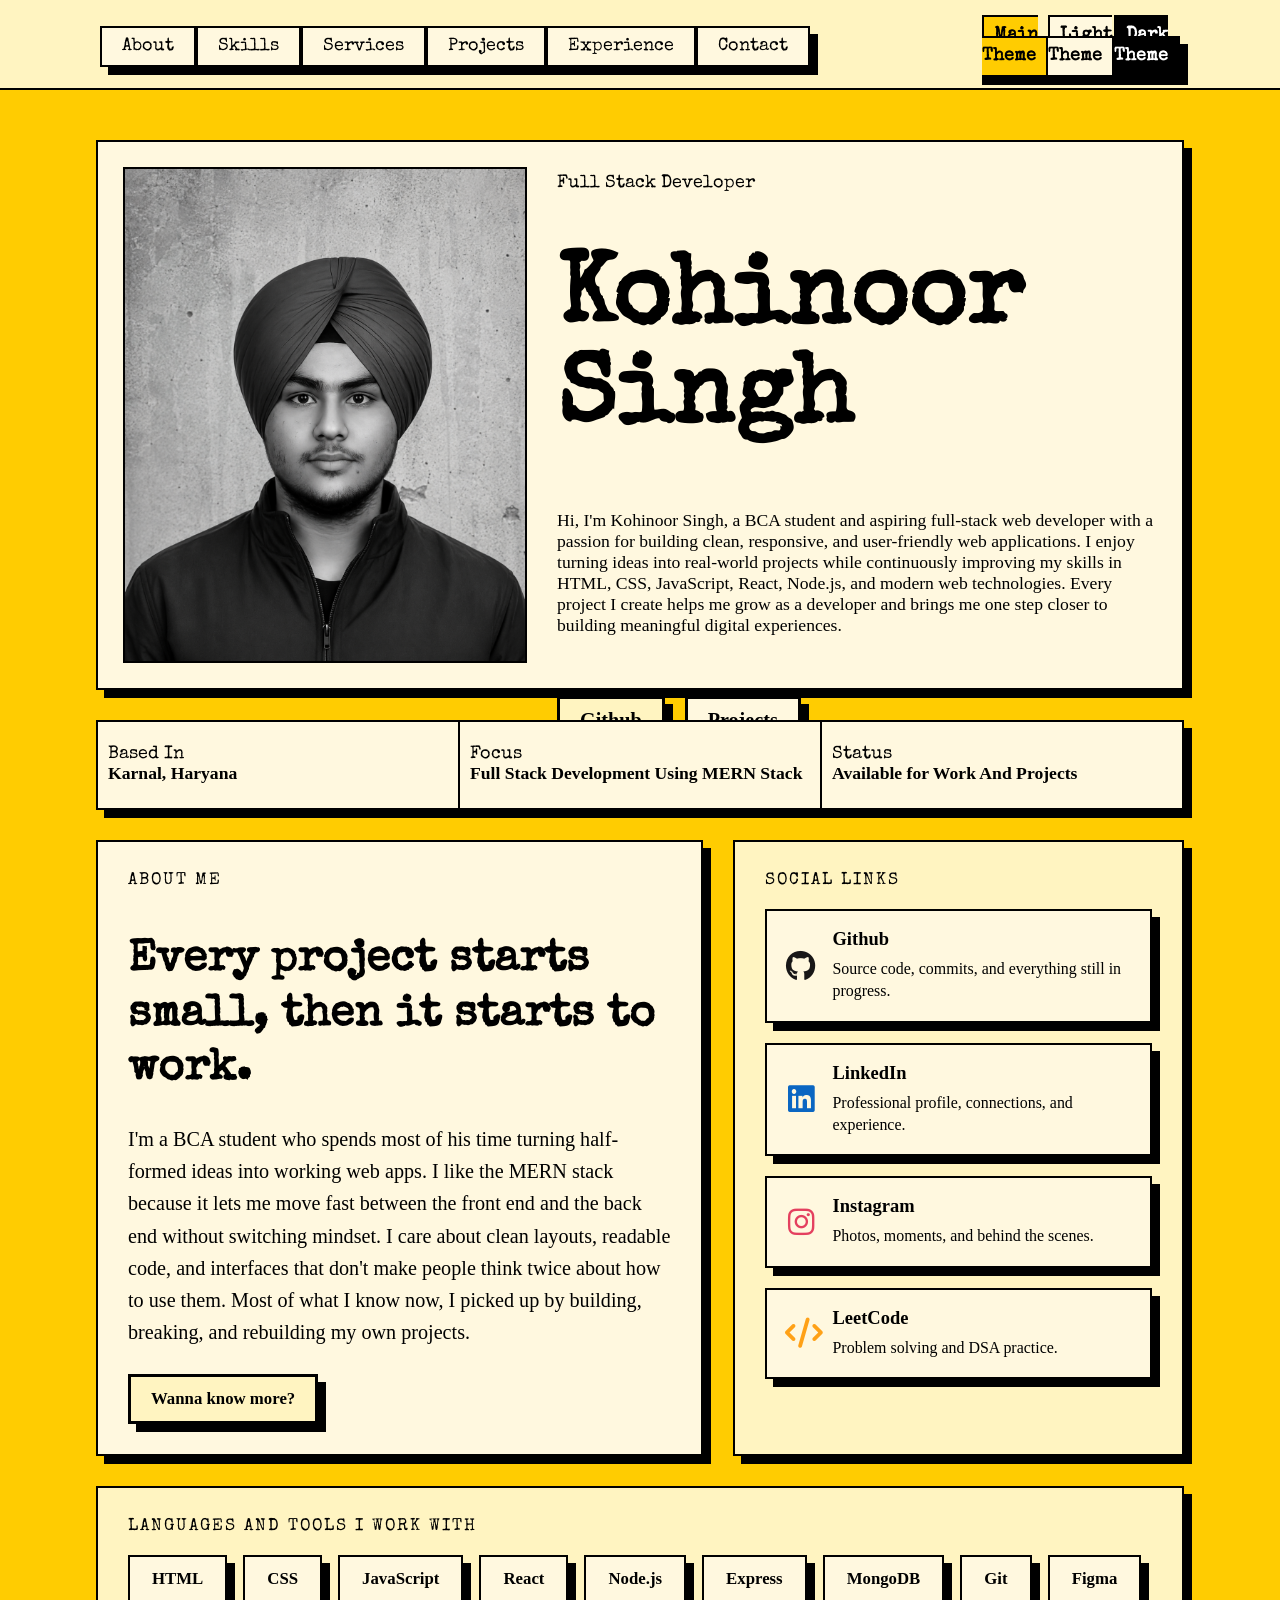
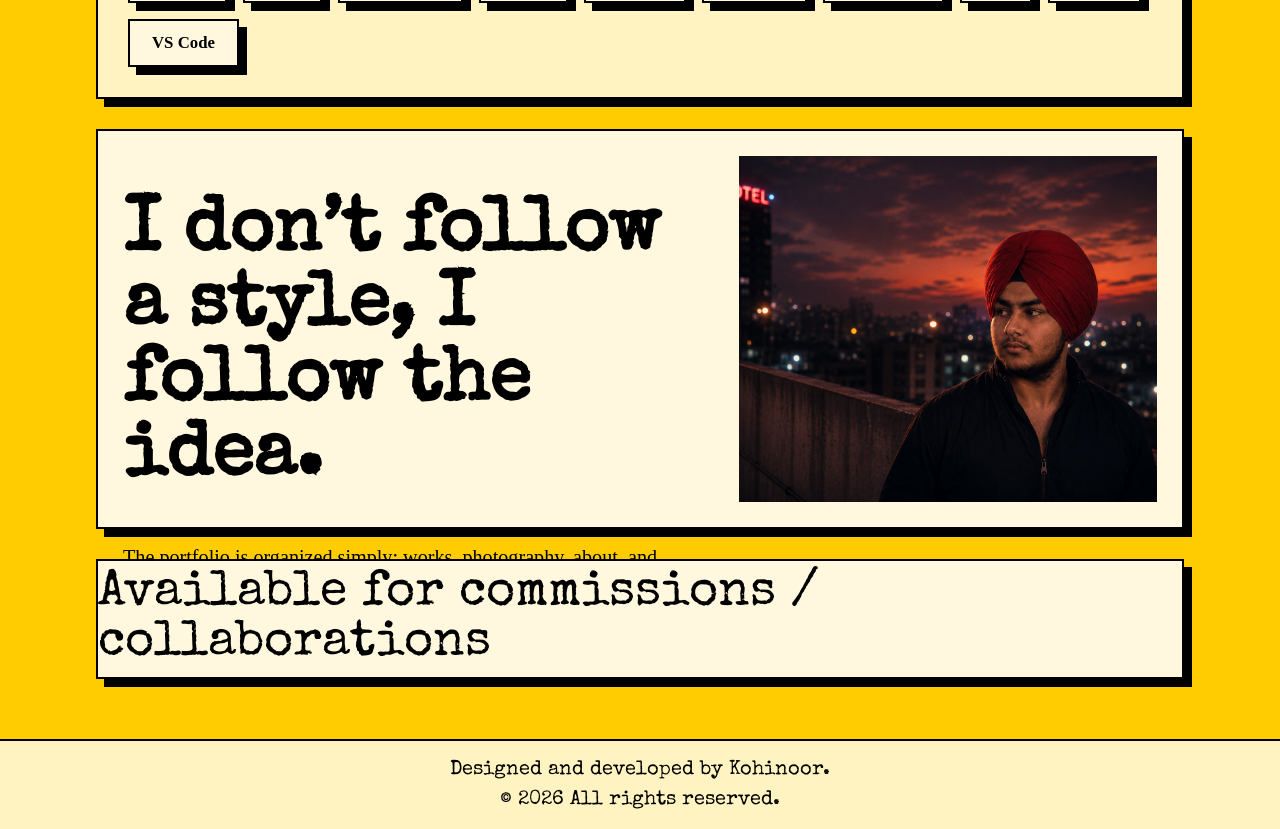
<file: index.html>
<!doctype html>
<html lang="en">
  <head>
    <meta charset="UTF-8" />
    <meta name="viewport" content="width=device-width, initial-scale=1.0" />
    <title>Home</title>
    <link rel="stylesheet" href="index.css" />
    <link rel="stylesheet" href="https://cdnjs.cloudflare.com/ajax/libs/font-awesome/6.5.1/css/all.min.css" />
  </head>
  <body>

    <!-- navbar start -->
    <div class="container_of_nav_container">
      <nav class="navbar">
        <!-- nav link section start -->
        <div class="nav_container">
          <div><a href="about.html">About</a></div>
          <div><a href="skills.html">Skills</a></div>
          <div><a href="services.html">Services</a></div>
          <div><a href="projects.html">Projects</a></div>
          <div><a href="experience.html">Experience</a></div>
          <div><a href="contact.html">Contact</a></div>
          
        </div>

        <!-- nav link section end -->

        <div class="freespace"></div>

        <!-- theme section start -->

        <div class="theme_container">
          <div><a class="main_theme" href="#Present-theme">Main Theme</a></div>
          <div><a class="light_theme" href="#Light-theme">Light Theme</a></div>
          <div><a class="dark_theme"  href="#Dark-theme">Dark Theme</a></div>
        </div>

        <!-- theme section end -->
      </nav>
    </div>

    <!-- navbar end -->

    <!-- main section start -->

    <main>
      <!-- hero container start -->

      <div class="hero_container">
        <!-- hero image start -->

        <div class="hero_img_container">
          <img src="portfolio_image.png" alt="Kohinoor Singh" />
        </div>

        <!-- hero image end -->

        <!-- hero text start -->

        <div class="hero_text">
          <div class="small_hero_text">Full Stack Developer</div>

          <div class="hero_name">Kohinoor Singh</div>

          <div class="hero_description">
            Hi, I'm Kohinoor Singh, a BCA student and aspiring full-stack web
            developer with a passion for building clean, responsive, and
            user-friendly web applications. I enjoy turning ideas into
            real-world projects while continuously improving my skills in HTML,
            CSS, JavaScript, React, Node.js, and modern web technologies. Every
            project I create helps me grow as a developer and brings me one step
            closer to building meaningful digital experiences.
          </div>

          <div class="hero_button">
            <button type="button" class="github">Github</button>
            <button type="button" class="view_project">Projects</button>
          </div>
        </div>

        <!-- hero text end -->
      </div>
      <!-- hero container end -->

      <!-- sub hero container start -->

      <div class="sub_hero_container">
        <div class="based_in">
          <span>Based In</span>
          <div class="bold">Karnal, Haryana</div>
        </div>
        <div class="focus">
          <span>Focus</span>
          <div class="bold">Full Stack Development Using MERN Stack</div>
        </div>
        <div class="status">
          <span>Status</span>
          <div class="bold">Available for Work And Projects</div>
        </div>
      </div>

      <!-- sub hero container end -->

      <!-- about + links container start -->

      <div class="about_links_container" >
        <!-- about me box start -->

        <div class="about_box">
          <div class="eyebrow">About Me</div>

          <div class="about_heading">
            Every project starts small, then it starts to work.
          </div>

          <div class="about_paragraph">
            I'm a BCA student who spends most of his time turning half-formed
            ideas into working web apps. I like the MERN stack because it
            lets me move fast between the front end and the back end without
            switching mindset. I care about clean layouts, readable code, and
            interfaces that don't make people think twice about how to use
            them. Most of what I know now, I picked up by building, breaking,
            and rebuilding my own projects.
          </div>

          <button type="button" class="wanna_know_more">
            Wanna know more?
          </button>
        </div>

        <!-- about me box end -->

        <!-- links box start -->

        <!-- links box start -->

<div class="links_box">
  <div class="eyebrow">Social Links</div>

  <a href="https://github.com/YOUR_USERNAME" target="_blank" class="link_card github_link">
    <i class="fa-brands fa-github link_icon"></i>
    <div class="link_text">
      <div class="link_title">Github</div>
      <div class="link_desc">Source code, commits, and everything still in progress.</div>
    </div>
  </a>

  <a href="https://linkedin.com/in/YOUR_USERNAME" target="_blank" class="link_card linkedin_link">
    <i class="fa-brands fa-linkedin link_icon"></i>
    <div class="link_text">
      <div class="link_title">LinkedIn</div>
      <div class="link_desc">Professional profile, connections, and experience.</div>
    </div>
  </a>

  <a href="https://instagram.com/YOUR_USERNAME" target="_blank" class="link_card instagram_link">
    <i class="fa-brands fa-instagram link_icon"></i>
    <div class="link_text">
      <div class="link_title">Instagram</div>
      <div class="link_desc">Photos, moments, and behind the scenes.</div>
    </div>
  </a>

  <a href="https://leetcode.com/YOUR_USERNAME" target="_blank" class="link_card leetcode_link">
    <i class="fa-solid fa-code link_icon"></i>
    <div class="link_text">
      <div class="link_title">LeetCode</div>
      <div class="link_desc">Problem solving and DSA practice.</div>
    </div>
  </a>
</div>

<!-- links box end -->

        <!-- links box end -->
      </div>

      <!-- about + links container end -->

      <!-- tools container start -->

      <div class="tools_container">
        <div class="eyebrow">Languages and Tools I Work With</div>

        <div class="tools_grid">
          <div class="tool_tag">HTML</div>
          <div class="tool_tag">CSS</div>
          <div class="tool_tag">JavaScript</div>
          <div class="tool_tag">React</div>
          <div class="tool_tag">Node.js</div>
          <div class="tool_tag">Express</div>
          <div class="tool_tag">MongoDB</div>
          <div class="tool_tag">Git</div>
          <div class="tool_tag">Figma</div>
          <div class="tool_tag">VS Code</div>
        </div>
      </div>

      <!-- tools container end -->


      <!-- show case container start -->

      <div class="showcase_container">

        <div class="showcase_text_container">

          <div class="main_showcase_text">I don’t follow a style, I follow the idea.</div>

          <div class="small_showcase_text">The portfolio is organized simply: works, photography, about, and contact. Each page is treated as a separate space, but they all belong to the same practice. I coded the website from scratch, no builders. Turns out design doesn’t end at dragging things around.</div>
        </div>

        <div class="showcase_image_container">
          <img src="showcase_image.png" alt="">
        </div>
        
      </div>
      <!-- show case container end -->

      <!-- Available container start -->

      <div class="available_container">
        Available for commissions / collaborations
      </div>

    </main>

    <!-- main section end -->

    <footer class="footer_container">
      <div class="designed_by">Designed and developed by Kohinoor.</div>
      <div class="copyright">© 2026 All rights reserved.</div>
    </footer>
  </body>
</html>
</file>
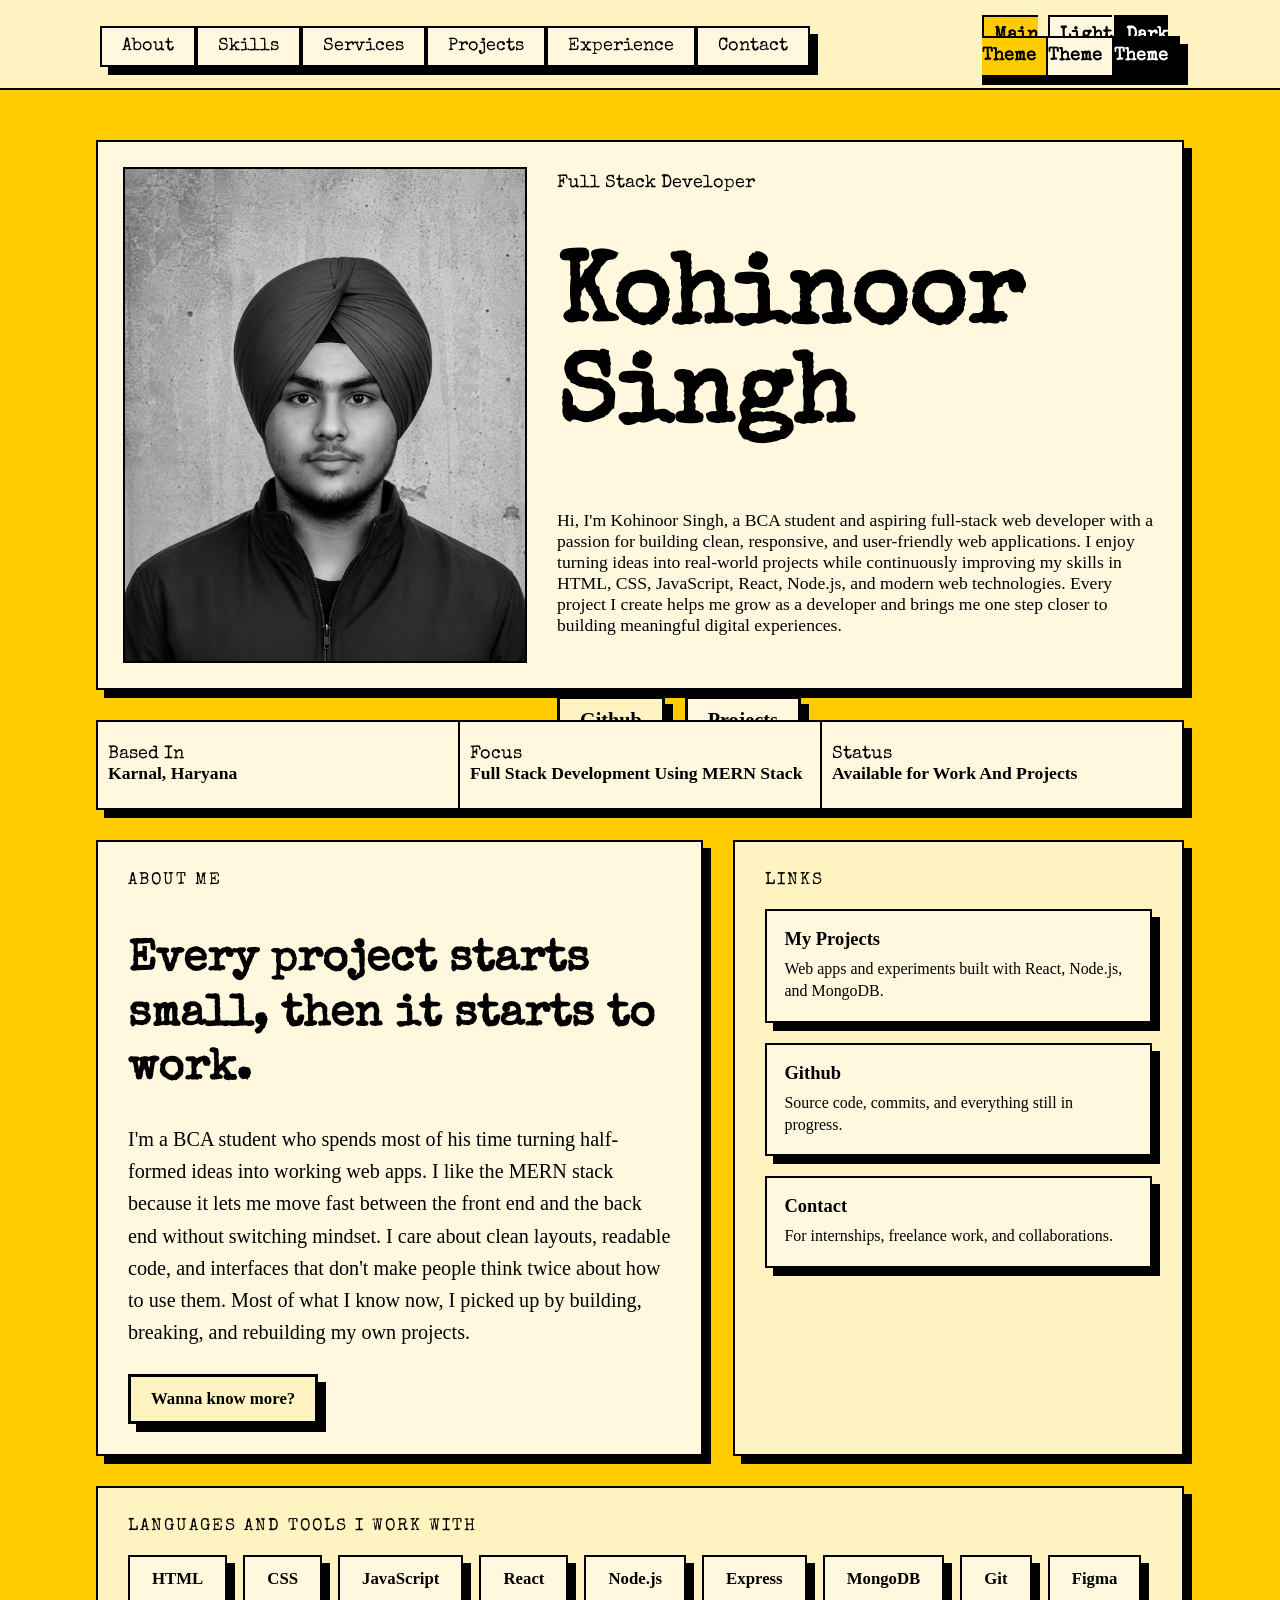
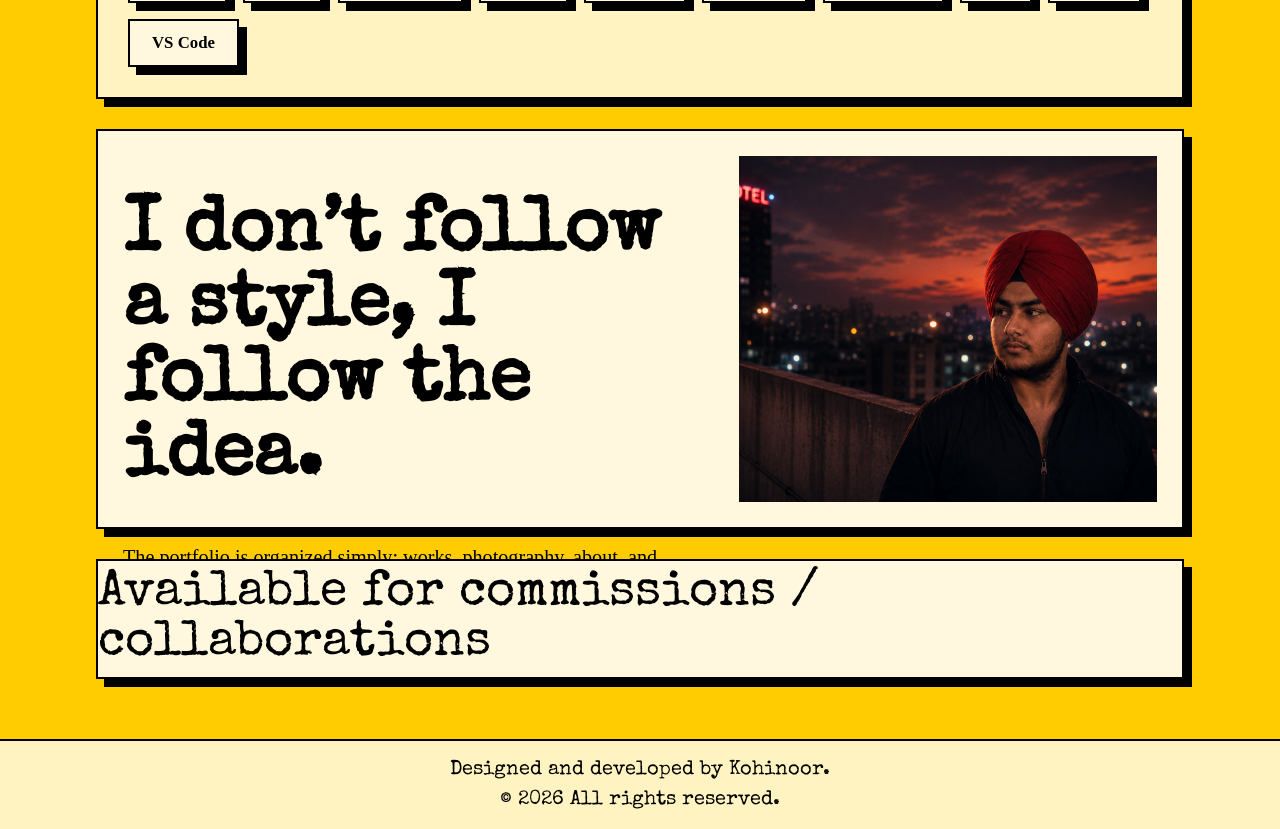
<file: Home Page/index.html>
<!doctype html>
<html lang="en">
  <head>
    <meta charset="UTF-8" />
    <meta name="viewport" content="width=device-width, initial-scale=1.0" />
    <title>Home</title>
    <link rel="stylesheet" href="index.css" />
  </head>
  <body>

    <!-- navbar start -->
    <div class="container_of_nav_container">
      <nav class="navbar">
        <!-- nav link section start -->
        <div class="nav_container">
          <div><a href="../About%20Page/about.html">About</a></div>
          <div><a href="../Skills%20Page/skills.html">Skills</a></div>
          <div><a href="#Services">Services</a></div>
          <div><a href="#projects">Projects</a></div>
          <div><a href="#experience">Experience</a></div>
          <div><a href="#contact">Contact</a></div>
          
        </div>

        <!-- nav link section end -->

        <div class="freespace"></div>

        <!-- theme section start -->

        <div class="theme_container">
          <div><a class="main_theme" href="#Present-theme">Main Theme</a></div>
          <div><a class="light_theme" href="#Light-theme">Light Theme</a></div>
          <div><a class="dark_theme"  href="#Dark-theme">Dark Theme</a></div>
        </div>

        <!-- theme section end -->
      </nav>
    </div>

    <!-- navbar end -->

    <!-- main section start -->

    <main>
      <!-- hero container start -->

      <div class="hero_container">
        <!-- hero image start -->

        <div class="hero_img_container">
          <img src="../Images/portfolio_image.png" alt="Kohinoor Singh" />
        </div>

        <!-- hero image end -->

        <!-- hero text start -->

        <div class="hero_text">
          <div class="small_hero_text">Full Stack Developer</div>

          <div class="hero_name">Kohinoor Singh</div>

          <div class="hero_description">
            Hi, I'm Kohinoor Singh, a BCA student and aspiring full-stack web
            developer with a passion for building clean, responsive, and
            user-friendly web applications. I enjoy turning ideas into
            real-world projects while continuously improving my skills in HTML,
            CSS, JavaScript, React, Node.js, and modern web technologies. Every
            project I create helps me grow as a developer and brings me one step
            closer to building meaningful digital experiences.
          </div>

          <div class="hero_button">
            <button type="button" class="github">Github</button>
            <button type="button" class="view_project">Projects</button>
          </div>
        </div>

        <!-- hero text end -->
      </div>
      <!-- hero container end -->

      <!-- sub hero container start -->

      <div class="sub_hero_container">
        <div class="based_in">
          <span>Based In</span>
          <div class="bold">Karnal, Haryana</div>
        </div>
        <div class="focus">
          <span>Focus</span>
          <div class="bold">Full Stack Development Using MERN Stack</div>
        </div>
        <div class="status">
          <span>Status</span>
          <div class="bold">Available for Work And Projects</div>
        </div>
      </div>

      <!-- sub hero container end -->

      <!-- about + links container start -->

      <div class="about_links_container" >
        <!-- about me box start -->

        <div class="about_box">
          <div class="eyebrow">About Me</div>

          <div class="about_heading">
            Every project starts small, then it starts to work.
          </div>

          <div class="about_paragraph">
            I'm a BCA student who spends most of his time turning half-formed
            ideas into working web apps. I like the MERN stack because it
            lets me move fast between the front end and the back end without
            switching mindset. I care about clean layouts, readable code, and
            interfaces that don't make people think twice about how to use
            them. Most of what I know now, I picked up by building, breaking,
            and rebuilding my own projects.
          </div>

          <button type="button" class="wanna_know_more">
            Wanna know more?
          </button>
        </div>

        <!-- about me box end -->

        <!-- links box start -->

        <div class="links_box">
          <div class="eyebrow">Links</div>

          <a href="#projects" class="link_card">
            <div class="link_title">My Projects</div>
            <div class="link_desc">
              Web apps and experiments built with React, Node.js, and MongoDB.
            </div>
          </a>

          <a href="" class="link_card">
            <div class="link_title">Github</div>
            <div class="link_desc">
              Source code, commits, and everything still in progress.
            </div>
          </a>

          <a href="#contact" class="link_card">
            <div class="link_title">Contact</div>
            <div class="link_desc">
              For internships, freelance work, and collaborations.
            </div>
          </a>
        </div>

        <!-- links box end -->
      </div>

      <!-- about + links container end -->

      <!-- tools container start -->

      <div class="tools_container">
        <div class="eyebrow">Languages and Tools I Work With</div>

        <div class="tools_grid">
          <div class="tool_tag">HTML</div>
          <div class="tool_tag">CSS</div>
          <div class="tool_tag">JavaScript</div>
          <div class="tool_tag">React</div>
          <div class="tool_tag">Node.js</div>
          <div class="tool_tag">Express</div>
          <div class="tool_tag">MongoDB</div>
          <div class="tool_tag">Git</div>
          <div class="tool_tag">Figma</div>
          <div class="tool_tag">VS Code</div>
        </div>
      </div>

      <!-- tools container end -->


      <!-- show case container start -->

      <div class="showcase_container">

        <div class="showcase_text_container">

          <div class="main_showcase_text">I don’t follow a style, I follow the idea.</div>

          <div class="small_showcase_text">The portfolio is organized simply: works, photography, about, and contact. Each page is treated as a separate space, but they all belong to the same practice. I coded the website from scratch, no builders. Turns out design doesn’t end at dragging things around.</div>
        </div>

        <div class="showcase_image_container">
          <img src="../Images/showcase_image.png" alt="">
        </div>
        
      </div>
      <!-- show case container end -->

      <!-- Available container start -->

      <div class="available_container">
        Available for commissions / collaborations
      </div>

    </main>

    <!-- main section end -->

    <footer class="footer_container">
      <div class="designed_by">Designed and developed by Kohinoor.</div>
      <div class="copyright">© 2026 All rights reserved.</div>
    </footer>
  </body>
</html>
</file>
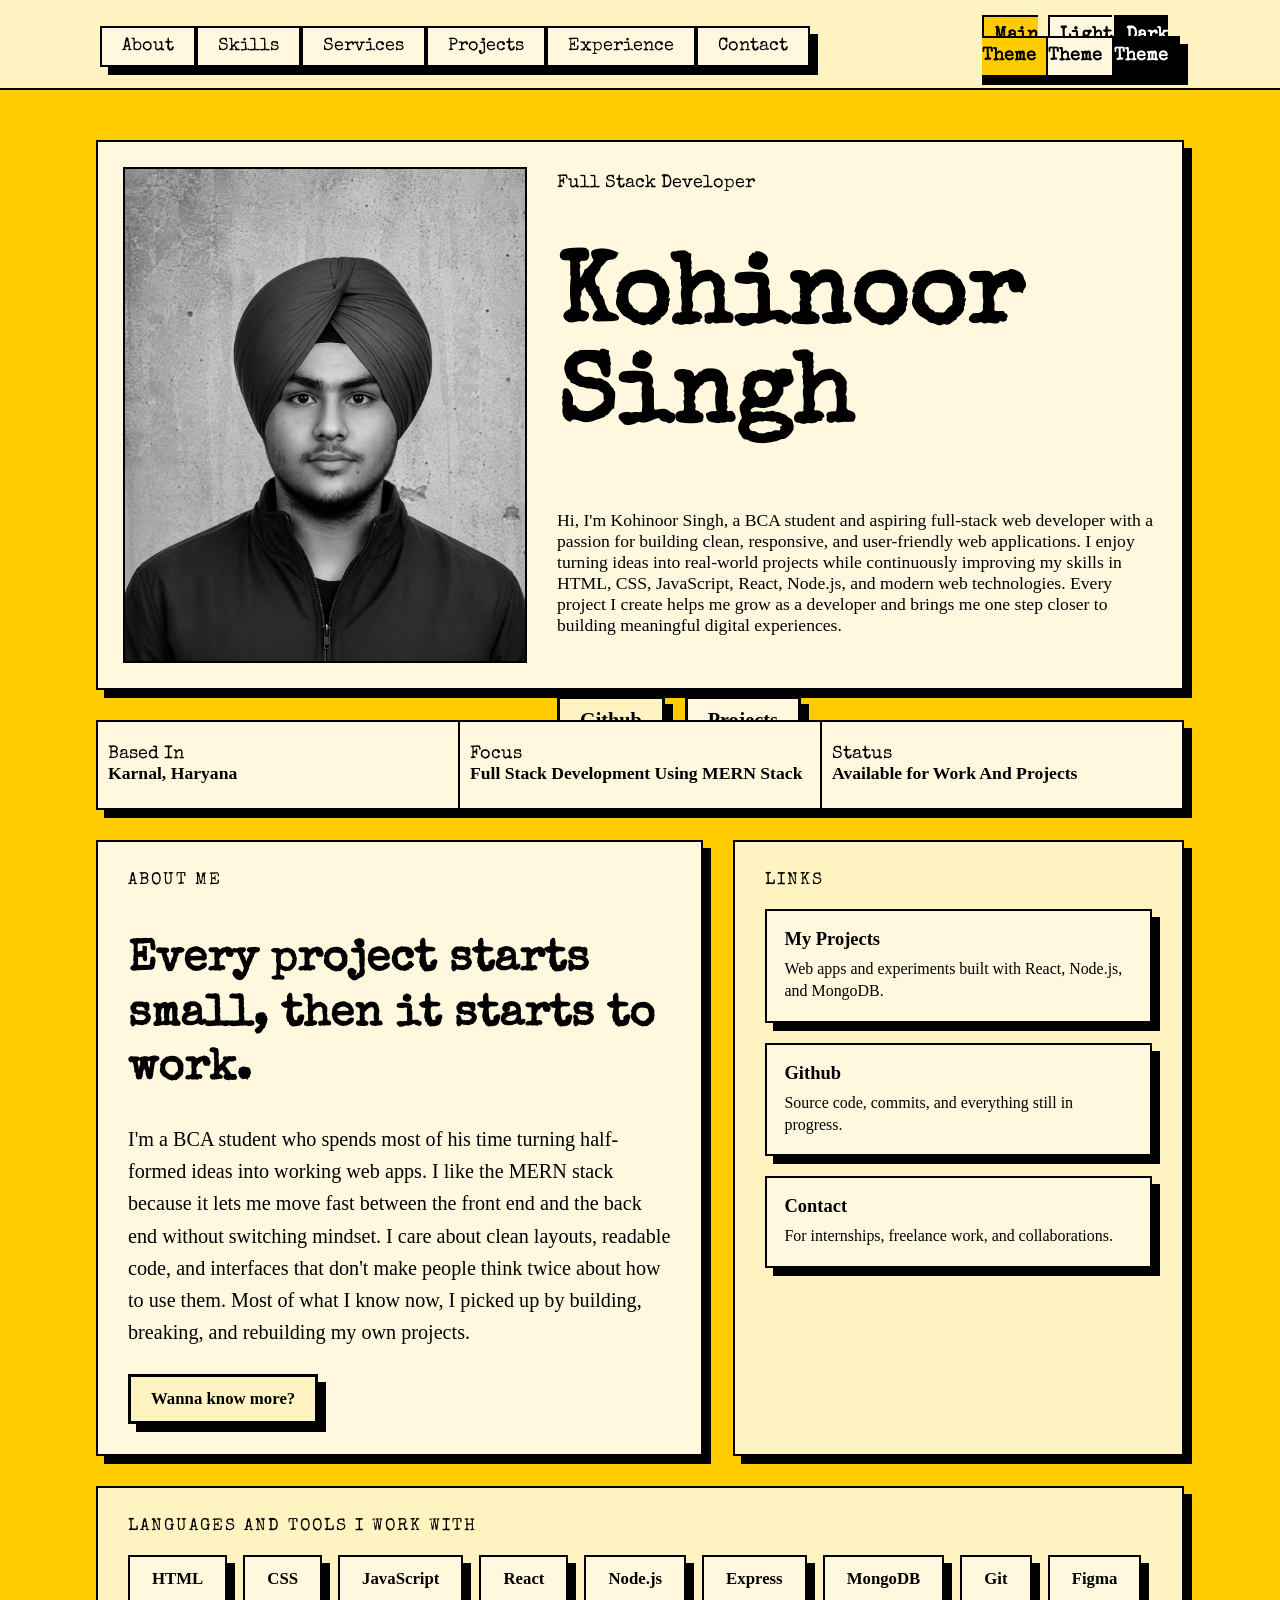
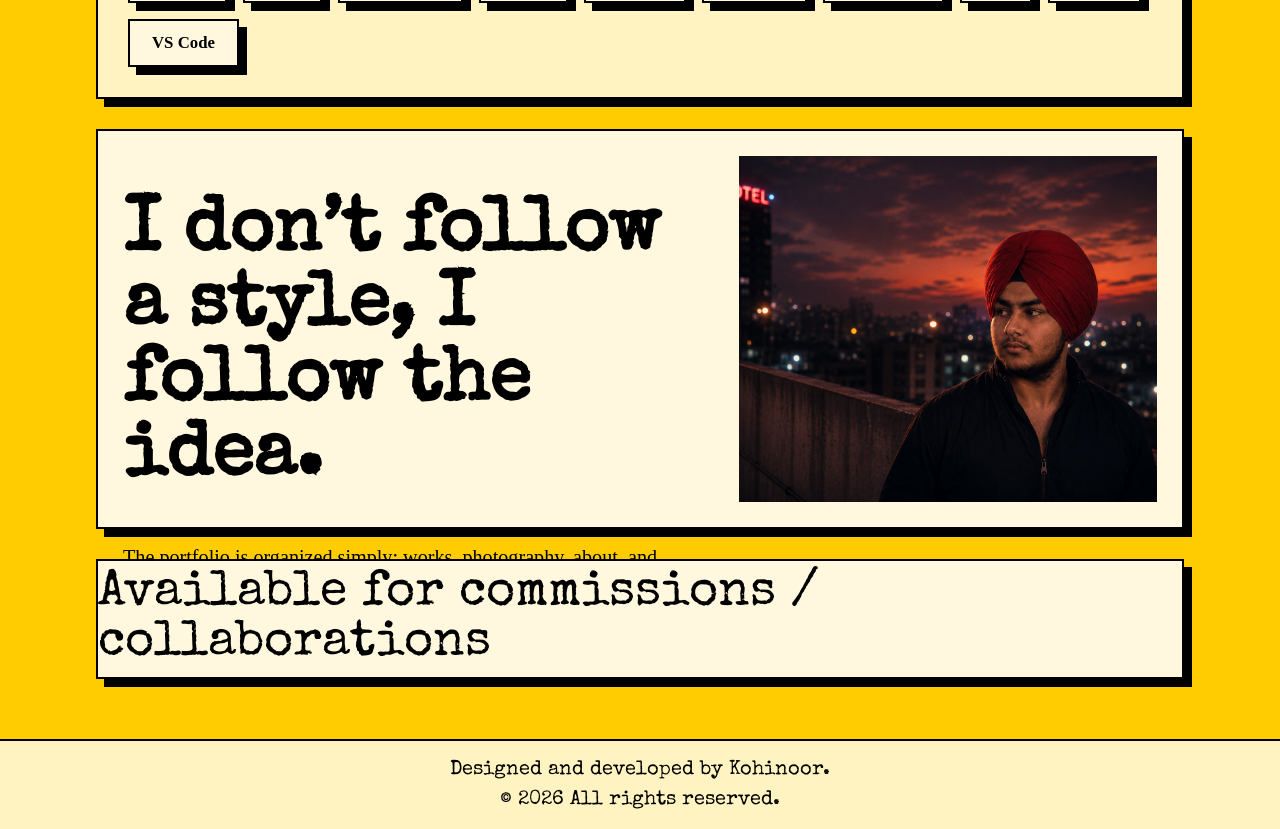
<file: HomePage/index.html>
<!doctype html>
<html lang="en">
  <head>
    <meta charset="UTF-8" />
    <meta name="viewport" content="width=device-width, initial-scale=1.0" />
    <title>Home</title>
    <link rel="stylesheet" href="index.css" />
  </head>
  <body>

    <!-- navbar start -->
    <div class="container_of_nav_container">
      <nav class="navbar">
        <!-- nav link section start -->
        <div class="nav_container">
          <div><a href="../AboutPage/about.html">About</a></div>
          <div><a href="../SkillsPage/skills.html">Skills</a></div>
          <div><a href="#Services">Services</a></div>
          <div><a href="#projects">Projects</a></div>
          <div><a href="#experience">Experience</a></div>
          <div><a href="#contact">Contact</a></div>
          
        </div>

        <!-- nav link section end -->

        <div class="freespace"></div>

        <!-- theme section start -->

        <div class="theme_container">
          <div><a class="main_theme" href="#Present-theme">Main Theme</a></div>
          <div><a class="light_theme" href="#Light-theme">Light Theme</a></div>
          <div><a class="dark_theme"  href="#Dark-theme">Dark Theme</a></div>
        </div>

        <!-- theme section end -->
      </nav>
    </div>

    <!-- navbar end -->

    <!-- main section start -->

    <main>
      <!-- hero container start -->

      <div class="hero_container">
        <!-- hero image start -->

        <div class="hero_img_container">
          <img src="../Images/portfolio_image.png" alt="Kohinoor Singh" />
        </div>

        <!-- hero image end -->

        <!-- hero text start -->

        <div class="hero_text">
          <div class="small_hero_text">Full Stack Developer</div>

          <div class="hero_name">Kohinoor Singh</div>

          <div class="hero_description">
            Hi, I'm Kohinoor Singh, a BCA student and aspiring full-stack web
            developer with a passion for building clean, responsive, and
            user-friendly web applications. I enjoy turning ideas into
            real-world projects while continuously improving my skills in HTML,
            CSS, JavaScript, React, Node.js, and modern web technologies. Every
            project I create helps me grow as a developer and brings me one step
            closer to building meaningful digital experiences.
          </div>

          <div class="hero_button">
            <button type="button" class="github">Github</button>
            <button type="button" class="view_project">Projects</button>
          </div>
        </div>

        <!-- hero text end -->
      </div>
      <!-- hero container end -->

      <!-- sub hero container start -->

      <div class="sub_hero_container">
        <div class="based_in">
          <span>Based In</span>
          <div class="bold">Karnal, Haryana</div>
        </div>
        <div class="focus">
          <span>Focus</span>
          <div class="bold">Full Stack Development Using MERN Stack</div>
        </div>
        <div class="status">
          <span>Status</span>
          <div class="bold">Available for Work And Projects</div>
        </div>
      </div>

      <!-- sub hero container end -->

      <!-- about + links container start -->

      <div class="about_links_container" >
        <!-- about me box start -->

        <div class="about_box">
          <div class="eyebrow">About Me</div>

          <div class="about_heading">
            Every project starts small, then it starts to work.
          </div>

          <div class="about_paragraph">
            I'm a BCA student who spends most of his time turning half-formed
            ideas into working web apps. I like the MERN stack because it
            lets me move fast between the front end and the back end without
            switching mindset. I care about clean layouts, readable code, and
            interfaces that don't make people think twice about how to use
            them. Most of what I know now, I picked up by building, breaking,
            and rebuilding my own projects.
          </div>

          <button type="button" class="wanna_know_more">
            Wanna know more?
          </button>
        </div>

        <!-- about me box end -->

        <!-- links box start -->

        <div class="links_box">
          <div class="eyebrow">Links</div>

          <a href="#projects" class="link_card">
            <div class="link_title">My Projects</div>
            <div class="link_desc">
              Web apps and experiments built with React, Node.js, and MongoDB.
            </div>
          </a>

          <a href="" class="link_card">
            <div class="link_title">Github</div>
            <div class="link_desc">
              Source code, commits, and everything still in progress.
            </div>
          </a>

          <a href="#contact" class="link_card">
            <div class="link_title">Contact</div>
            <div class="link_desc">
              For internships, freelance work, and collaborations.
            </div>
          </a>
        </div>

        <!-- links box end -->
      </div>

      <!-- about + links container end -->

      <!-- tools container start -->

      <div class="tools_container">
        <div class="eyebrow">Languages and Tools I Work With</div>

        <div class="tools_grid">
          <div class="tool_tag">HTML</div>
          <div class="tool_tag">CSS</div>
          <div class="tool_tag">JavaScript</div>
          <div class="tool_tag">React</div>
          <div class="tool_tag">Node.js</div>
          <div class="tool_tag">Express</div>
          <div class="tool_tag">MongoDB</div>
          <div class="tool_tag">Git</div>
          <div class="tool_tag">Figma</div>
          <div class="tool_tag">VS Code</div>
        </div>
      </div>

      <!-- tools container end -->


      <!-- show case container start -->

      <div class="showcase_container">

        <div class="showcase_text_container">

          <div class="main_showcase_text">I don’t follow a style, I follow the idea.</div>

          <div class="small_showcase_text">The portfolio is organized simply: works, photography, about, and contact. Each page is treated as a separate space, but they all belong to the same practice. I coded the website from scratch, no builders. Turns out design doesn’t end at dragging things around.</div>
        </div>

        <div class="showcase_image_container">
          <img src="../Images/showcase_image.png" alt="">
        </div>
        
      </div>
      <!-- show case container end -->

      <!-- Available container start -->

      <div class="available_container">
        Available for commissions / collaborations
      </div>

    </main>

    <!-- main section end -->

    <footer class="footer_container">
      <div class="designed_by">Designed and developed by Kohinoor.</div>
      <div class="copyright">© 2026 All rights reserved.</div>
    </footer>
  </body>
</html>
</file>
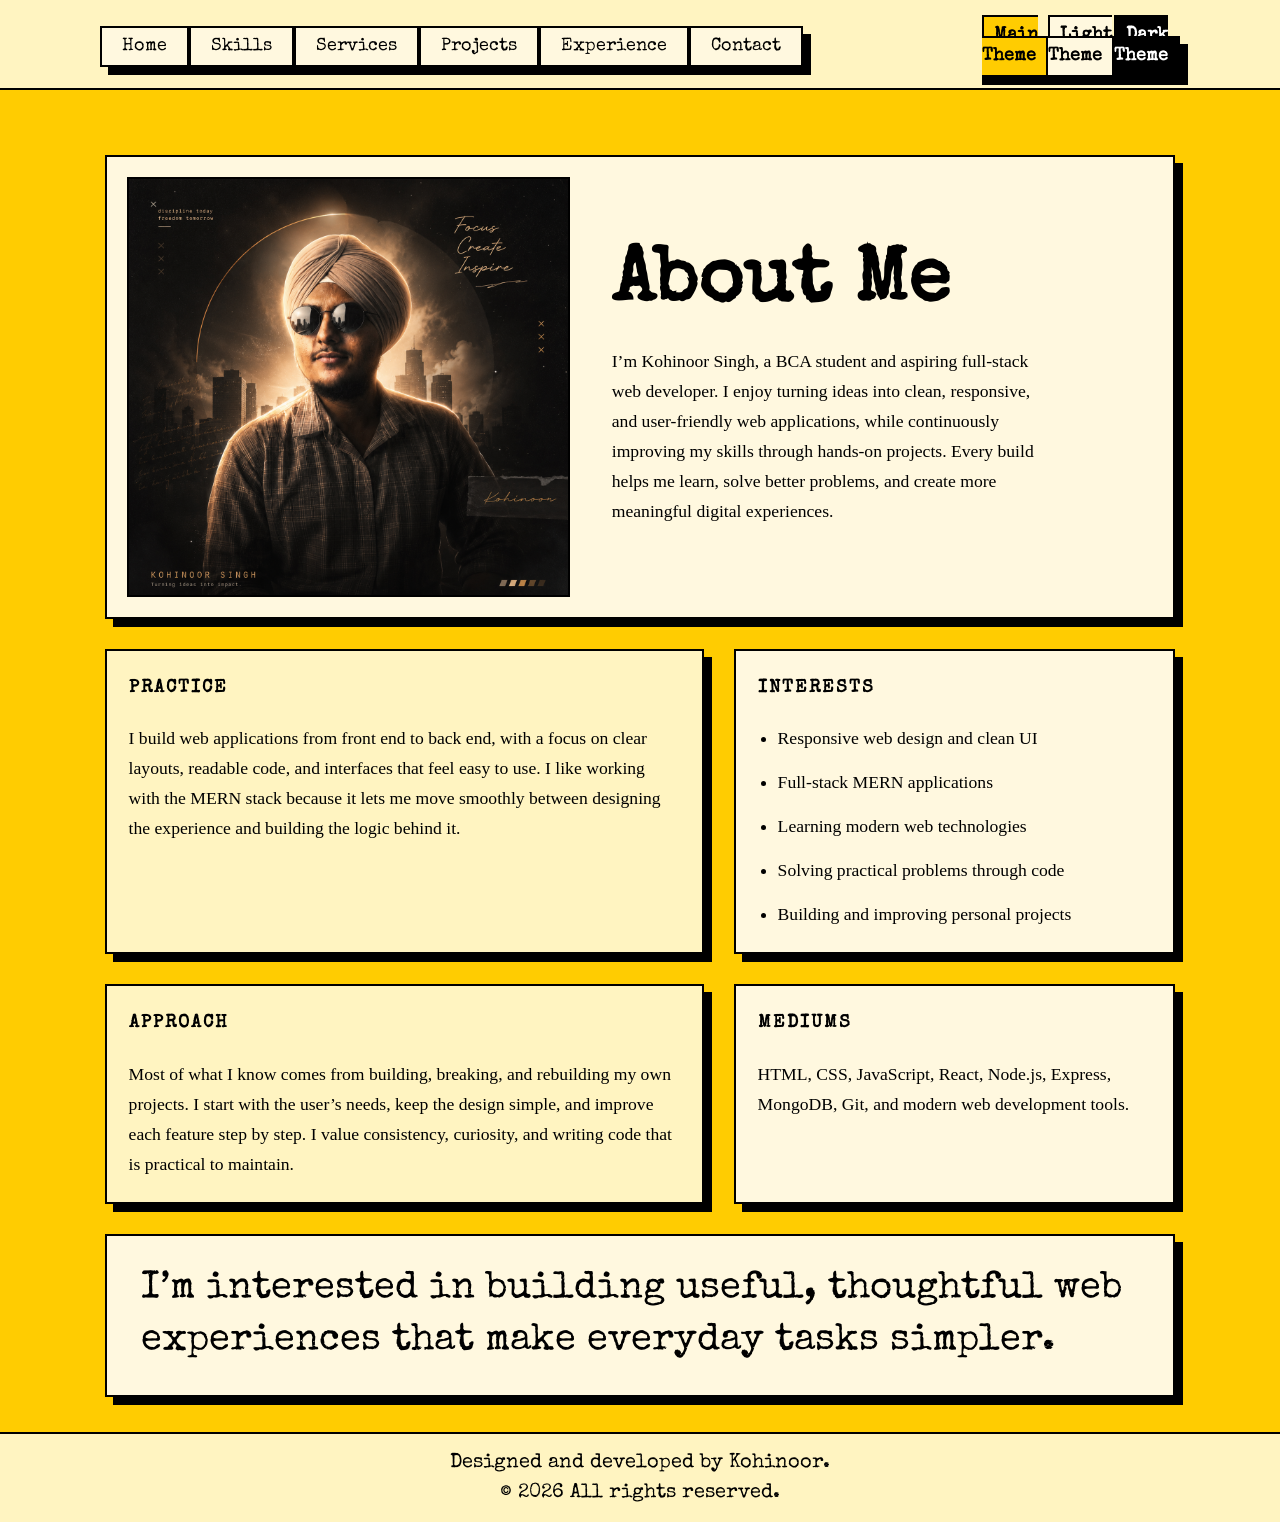
<file: about..html>
<!DOCTYPE html>
<html lang="en">
<head>
    <meta charset="UTF-8">
    <meta name="viewport" content="width=device-width, initial-scale=1.0">
    <title>About</title>
    <link rel="stylesheet" href="about.css">
    <!-- <link rel="stylesheet" href="index.css"> -->
</head>
<body>
    <div class="container_of_nav_container">
      <nav class="navbar">
        <!-- nav link section start -->
        <div class="nav_container">
          <div><a href="index.html">Home</a></div>
          <div><a href="#skills">Skills</a></div>
          <div><a href="#Services">Services</a></div>
          <div><a href="#projects">Projects</a></div>
          <div><a href="#experience">Experience</a></div>
          <div><a href="#contact">Contact</a></div>
          
        </div>

        <!-- nav link section end -->

        <div class="freespace"></div>

        <!-- theme section start -->

        <div class="theme_container">
          <div><a class="main_theme" href="#Present-theme">Main Theme</a></div>
          <div><a class="light_theme" href="#Light-theme">Light Theme</a></div>
          <div><a class="dark_theme"  href="#Dark-theme">Dark Theme</a></div>
        </div>

        <!-- theme section end -->
      </nav>
    </div>
    
    <main>
        <div class="about_container">
            <div class="about_items item1">
              <img src="about.png" alt="Kohinoor Singh" class="about_portrait">
              <div class="intro_content">
                <h1>About Me</h1>
                <p>I’m Kohinoor Singh, a BCA student and aspiring full-stack web developer. I enjoy turning ideas into clean, responsive, and user-friendly web applications, while continuously improving my skills through hands-on projects. Every build helps me learn, solve better problems, and create more meaningful digital experiences.</p>
              </div>
            </div>
            <div class="about_items item2">
              <h2>Practice</h2>
              <p>I build web applications from front end to back end, with a focus on clear layouts, readable code, and interfaces that feel easy to use. I like working with the MERN stack because it lets me move smoothly between designing the experience and building the logic behind it.</p>
            </div>
            <div class="about_items item3">
              <h2>Interests</h2>
              <ul>
                <li>Responsive web design and clean UI</li>
                <li>Full-stack MERN applications</li>
                <li>Learning modern web technologies</li>
                <li>Solving practical problems through code</li>
                <li>Building and improving personal projects</li>
              </ul>
            </div>
            <div class="about_items item4">
              <h2>Approach</h2>
              <p>Most of what I know comes from building, breaking, and rebuilding my own projects. I start with the user’s needs, keep the design simple, and improve each feature step by step. I value consistency, curiosity, and writing code that is practical to maintain.</p>
            </div>
            <div class="about_items item5">
              <h2>Mediums</h2>
              <p>HTML, CSS, JavaScript, React, Node.js, Express, MongoDB, Git, and modern web development tools.</p>
            </div>
            <div class="about_items item6">I’m interested in building useful, thoughtful web experiences that make everyday tasks simpler.</div>
        </div>
    </main>


    <footer class="footer_container">
      <div class="designed_by">Designed and developed by Kohinoor.</div>
      <div class="copyright">© 2026 All rights reserved.</div>
    </footer>
    
</body>
</html>
</file>
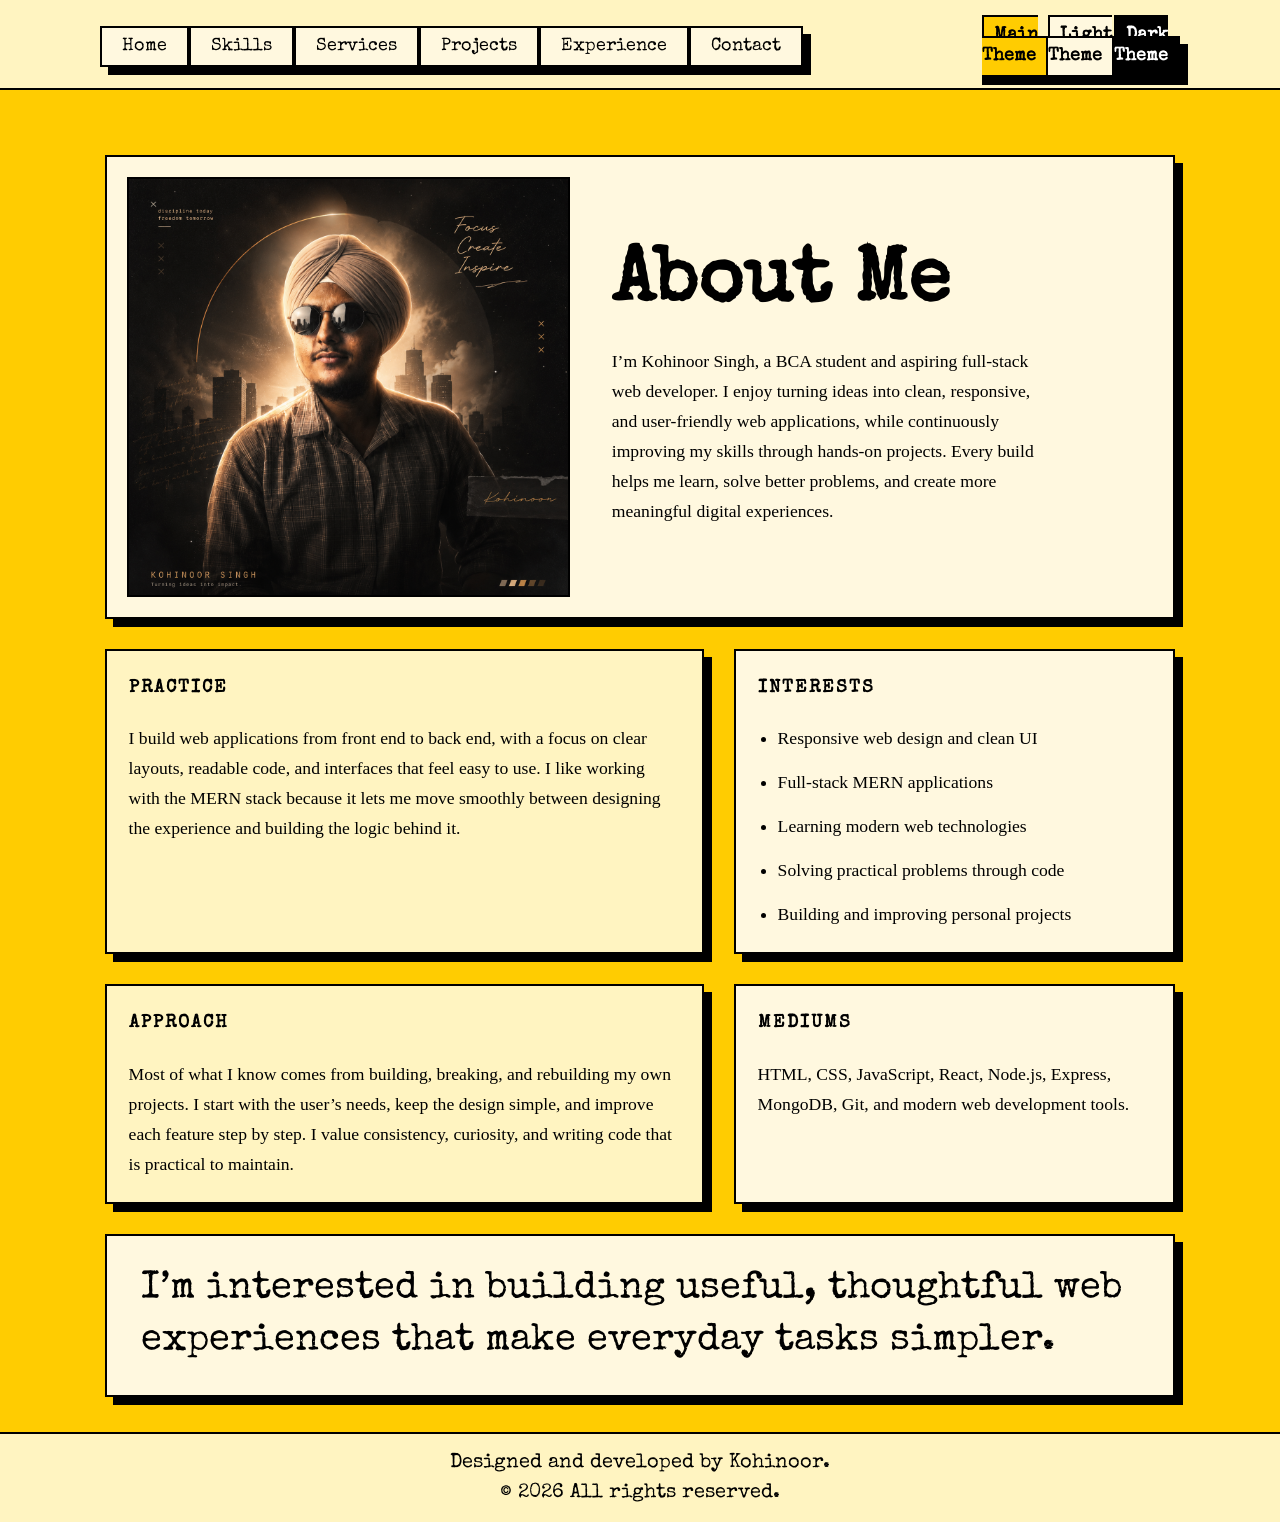
<file: about.html>
<!DOCTYPE html>
<html lang="en">
<head>
    <meta charset="UTF-8">
    <meta name="viewport" content="width=device-width, initial-scale=1.0">
    <title>About</title>
    <link rel="stylesheet" href="about.css">
    <!-- <link rel="stylesheet" href="index.css"> -->
</head>
<body>
    <div class="container_of_nav_container">
      <nav class="navbar">
        <!-- nav link section start -->
        <div class="nav_container">
          <div><a href="index.html">Home</a></div>
          <div><a href="skills.html">Skills</a></div>
          <div><a href="services.html">Services</a></div>
          <div><a href="projects.html">Projects</a></div>
          <div><a href="experience.html">Experience</a></div>
          <div><a href="contact.html">Contact</a></div>
          
        </div>

        <!-- nav link section end -->

        <div class="freespace"></div>

        <!-- theme section start -->

        <div class="theme_container">
          <div><a class="main_theme" href="#Present-theme">Main Theme</a></div>
          <div><a class="light_theme" href="#Light-theme">Light Theme</a></div>
          <div><a class="dark_theme"  href="#Dark-theme">Dark Theme</a></div>
        </div>

        <!-- theme section end -->
      </nav>
    </div>
    
    <main>
        <div class="about_container">
            <div class="about_items item1">
              <img src="about.png" alt="Kohinoor Singh" class="about_portrait">
              <div class="intro_content">
                <h1>About Me</h1>
                <p>I’m Kohinoor Singh, a BCA student and aspiring full-stack web developer. I enjoy turning ideas into clean, responsive, and user-friendly web applications, while continuously improving my skills through hands-on projects. Every build helps me learn, solve better problems, and create more meaningful digital experiences.</p>
              </div>
            </div>
            <div class="about_items item2">
              <h2>Practice</h2>
              <p>I build web applications from front end to back end, with a focus on clear layouts, readable code, and interfaces that feel easy to use. I like working with the MERN stack because it lets me move smoothly between designing the experience and building the logic behind it.</p>
            </div>
            <div class="about_items item3">
              <h2>Interests</h2>
              <ul>
                <li>Responsive web design and clean UI</li>
                <li>Full-stack MERN applications</li>
                <li>Learning modern web technologies</li>
                <li>Solving practical problems through code</li>
                <li>Building and improving personal projects</li>
              </ul>
            </div>
            <div class="about_items item4">
              <h2>Approach</h2>
              <p>Most of what I know comes from building, breaking, and rebuilding my own projects. I start with the user’s needs, keep the design simple, and improve each feature step by step. I value consistency, curiosity, and writing code that is practical to maintain.</p>
            </div>
            <div class="about_items item5">
              <h2>Mediums</h2>
              <p>HTML, CSS, JavaScript, React, Node.js, Express, MongoDB, Git, and modern web development tools.</p>
            </div>
            <div class="about_items item6">I’m interested in building useful, thoughtful web experiences that make everyday tasks simpler.</div>
        </div>
    </main>


    <footer class="footer_container">
      <div class="designed_by">Designed and developed by Kohinoor.</div>
      <div class="copyright">© 2026 All rights reserved.</div>
    </footer>
    
</body>
</html>
</file>
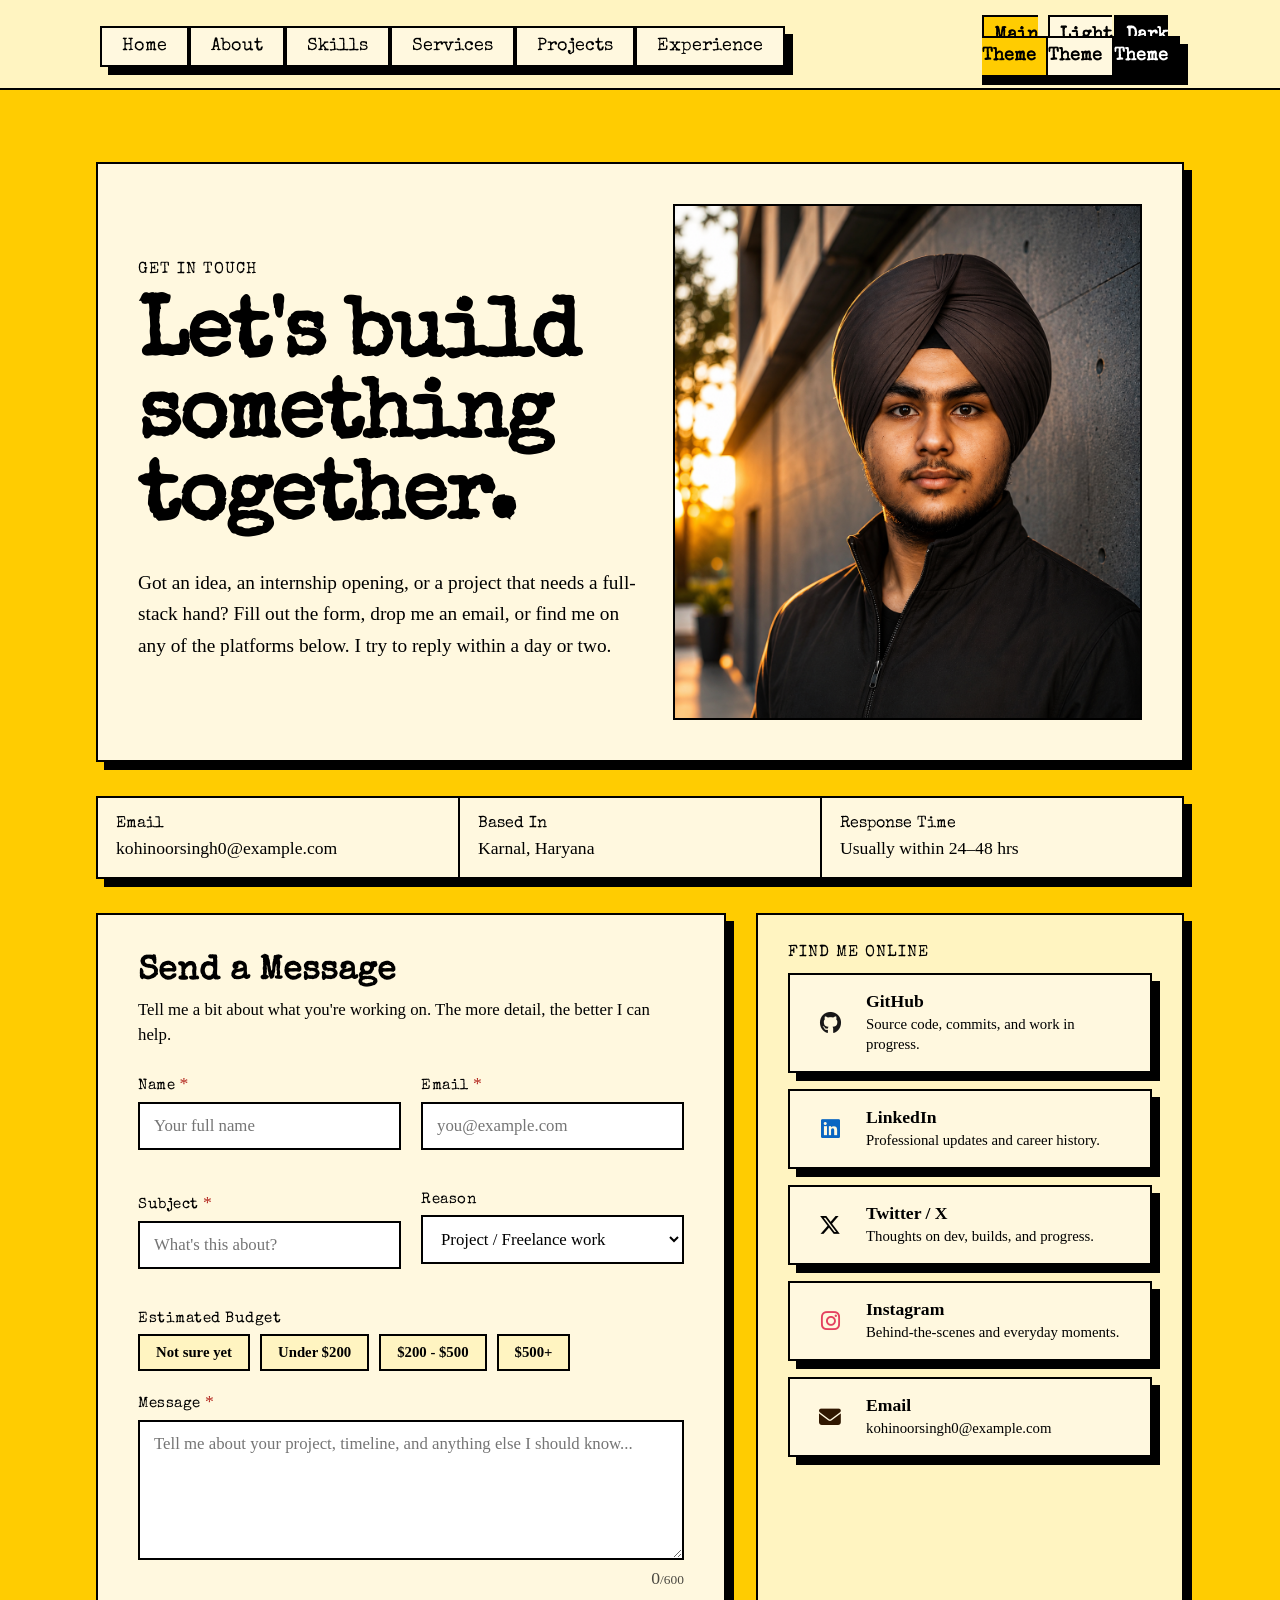
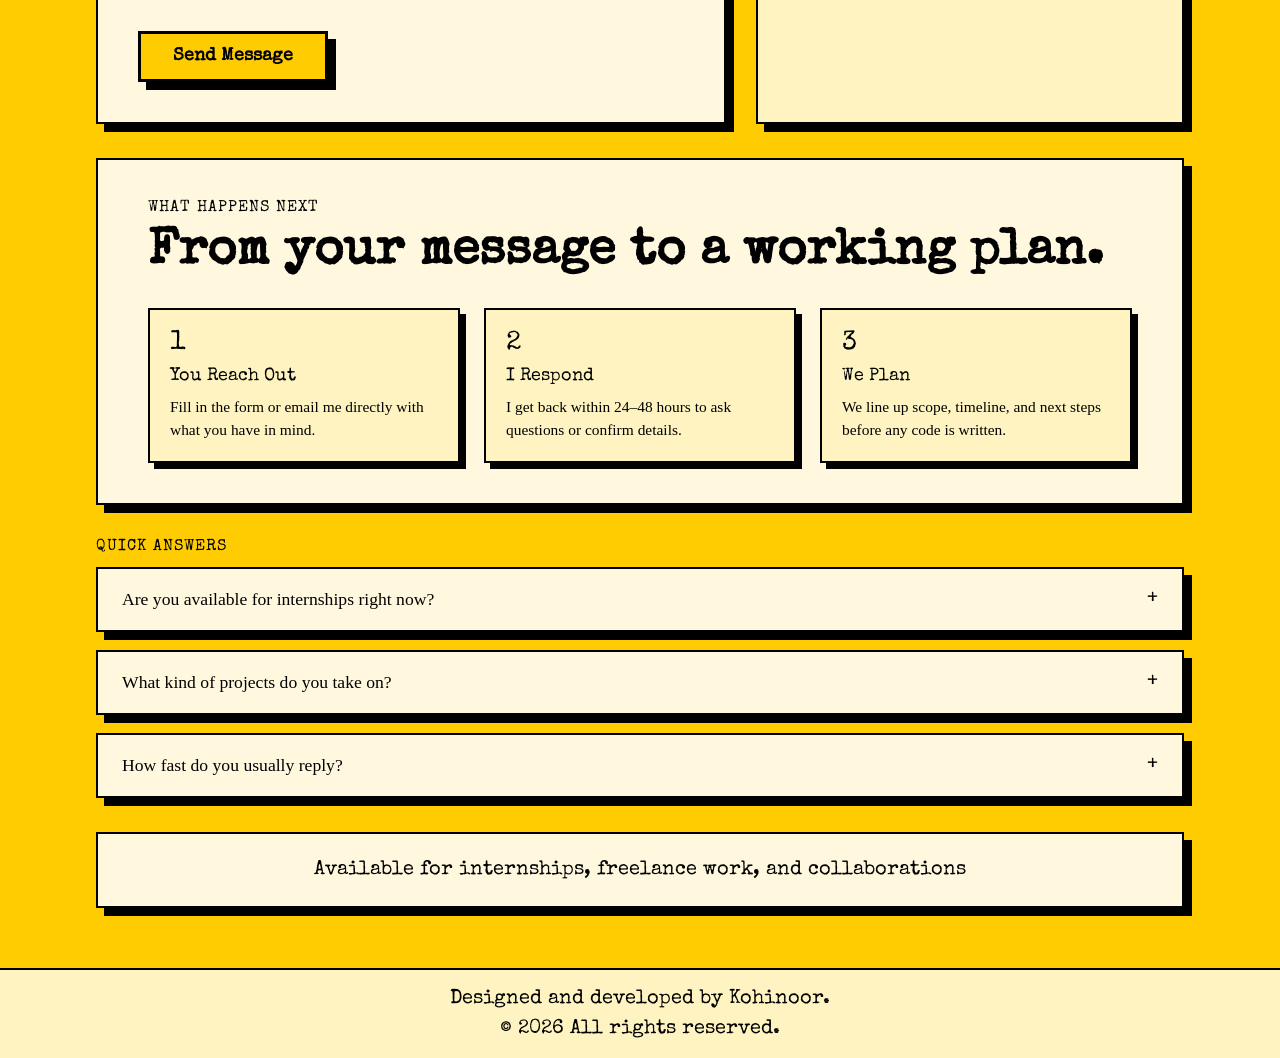
<file: contact.html>
<!DOCTYPE html>
<html lang="en">
<head>
    <meta charset="UTF-8">
    <meta name="viewport" content="width=device-width, initial-scale=1.0">
    <title>Contact | Kohinoor Singh</title>
    <link rel="stylesheet" href="contact.css">
    <link rel="stylesheet" href="https://cdnjs.cloudflare.com/ajax/libs/font-awesome/6.5.1/css/all.min.css" />
</head>
<body>

    <!-- navbar start -->
    <div class="container_of_nav_container">
      <nav class="navbar">
        <!-- nav link section start -->
        <div class="nav_container">
          <div><a href="index.html">Home</a></div>
          <div><a href="about.html">About</a></div>
          <div><a href="skills.html">Skills</a></div>
          <div><a href="services.html">Services</a></div>
          <div><a href="projects.html">Projects</a></div>
          <div><a href="experience.html">Experience</a></div>
          
        </div>
        <!-- nav link section end -->

        <div class="freespace"></div>

        <!-- theme section start -->
        <div class="theme_container">
          <div><a class="main_theme" href="#Present-theme">Main Theme</a></div>
          <div><a class="light_theme" href="#Light-theme">Light Theme</a></div>
          <div><a class="dark_theme"  href="#Dark-theme">Dark Theme</a></div>
        </div>
        <!-- theme section end -->
      </nav>
    </div>
    <!-- navbar end -->

    <main id="contact">

        <!-- intro section start -->
        <section class="contact_intro">
            <div class="intro_text_container">
                <div class="eyebrow">Get In Touch</div>
                <h1 class="intro_heading">Let's build something together.</h1>
                <p class="intro_paragraph">
                    Got an idea, an internship opening, or a project that needs a full-stack hand?
                    Fill out the form, drop me an email, or find me on any of the platforms below.
                    I try to reply within a day or two.
                </p>
            </div>

            <div class="hero_img" >

                <img src="hero_img_contact.png" alt="">
                
                    
                </div>
            </div>
        </section>
        <!-- intro section end -->

        <!-- info bar start -->
        <div class="info_bar">
            <a class="info_item" href="mailto:kohinoorsingh0@example.com">
                <span>Email</span>
                <span class="bold">kohinoorsingh0@example.com</span>
            </a>
            <div class="info_item">
                <span>Based In</span>
                <span class="bold">Karnal, Haryana</span>
            </div>
            <div class="info_item">
                <span>Response Time</span>
                <span class="bold">Usually within 24–48 hrs</span>
            </div>
        </div>
        <!-- info bar end -->

        <!-- contact grid: form + socials start -->
        <div class="contact_grid">

            <!-- contact form box start -->
            <div class="contact_form_box">
                <h2>Send a Message</h2>
                <p class="form_subtext">
                    Tell me a bit about what you're working on. The more detail, the better I can help.
                </p>

                <form class="contact_form" id="contactForm" novalidate>

                    <div class="form_row">
                        <div class="form_group">
                            <label for="name">Name <span class="required">*</span></label>
                            <input type="text" id="name" name="name" placeholder="Your full name" required>
                            <div class="field_error" id="nameError"></div>
                        </div>

                        <div class="form_group">
                            <label for="email">Email <span class="required">*</span></label>
                            <input type="email" id="email" name="email" placeholder="you@example.com" required>
                            <div class="field_error" id="emailError"></div>
                        </div>
                    </div>

                    <div class="form_row">
                        <div class="form_group">
                            <label for="subject">Subject <span class="required">*</span></label>
                            <input type="text" id="subject" name="subject" placeholder="What's this about?" required>
                            <div class="field_error" id="subjectError"></div>
                        </div>

                        <div class="form_group">
                            <label for="reason">Reason</label>
                            <select id="reason" name="reason">
                                <option value="Project / Freelance work">Project / Freelance work</option>
                                <option value="Internship opportunity">Internship opportunity</option>
                                <option value="Collaboration">Collaboration</option>
                                <option value="General question">General question</option>
                                <option value="Other">Other</option>
                            </select>
                        </div>
                    </div>

                    <div class="form_group">
                        <label>Estimated Budget</label>
                        <div class="budget_options" id="budgetOptions">
                            <div class="budget_chip" data-value="Not sure yet">Not sure yet</div>
                            <div class="budget_chip" data-value="Under $200">Under $200</div>
                            <div class="budget_chip" data-value="$200 - $500">$200 - $500</div>
                            <div class="budget_chip" data-value="$500+">$500+</div>
                        </div>
                    </div>

                    <div class="form_group">
                        <label for="message">Message <span class="required">*</span></label>
                        <textarea id="message" name="message" placeholder="Tell me about your project, timeline, and anything else I should know..." required maxlength="600"></textarea>
                        <div class="char_count"><span id="charCount">0</span>/600</div>
                        <div class="field_error" id="messageError"></div>
                    </div>

                    <div class="form_footer_row">
                        <button type="submit" class="send_button" id="sendButton">Send Message</button>
                        <div class="form_status" id="formStatus"></div>
                    </div>

                    <div class="form_success_banner" id="successBanner">
                        <span class="success_icon">&#10003;</span>
                        <span>Thanks, your message is ready to go! Since this site doesn't have a backend yet, it isn't sent automatically — please also reach out at <strong>kohinoorsingh0@example.com</strong> so I don't miss it.</span>
                    </div>
                </form>
            </div>
            <!-- contact form box end -->

            <!-- social box start -->
            <!-- social box start -->
<div class="social_box">
    <div class="eyebrow">Find Me Online</div>

    <a href="https://github.com/kohinoorsingh0" target="_blank" rel="noopener noreferrer" class="social_card">
        <div class="social_icon github_icon"><i class="fa-brands fa-github"></i></div>
        <div class="social_text">
            <div class="social_title">GitHub</div>
            <div class="social_desc">Source code, commits, and work in progress.</div>
        </div>
    </a>

    <a href="https://linkedin.com/in/kohinoorsingh0" target="_blank" rel="noopener noreferrer" class="social_card">
        <div class="social_icon linkedin_icon"><i class="fa-brands fa-linkedin"></i></div>
        <div class="social_text">
            <div class="social_title">LinkedIn</div>
            <div class="social_desc">Professional updates and career history.</div>
        </div>
    </a>

    <a href="https://twitter.com/kohinoorsingh0" target="_blank" rel="noopener noreferrer" class="social_card">
        <div class="social_icon twitter_icon"><i class="fa-brands fa-x-twitter"></i></div>
        <div class="social_text">
            <div class="social_title">Twitter / X</div>
            <div class="social_desc">Thoughts on dev, builds, and progress.</div>
        </div>
    </a>

    <a href="https://instagram.com/kohinoorsingh0" target="_blank" rel="noopener noreferrer" class="social_card">
        <div class="social_icon instagram_icon"><i class="fa-brands fa-instagram"></i></div>
        <div class="social_text">
            <div class="social_title">Instagram</div>
            <div class="social_desc">Behind-the-scenes and everyday moments.</div>
        </div>
    </a>

    <a href="mailto:kohinoorsingh0@example.com" class="social_card">
        <div class="social_icon email_icon"><i class="fa-solid fa-envelope"></i></div>
        <div class="social_text">
            <div class="social_title">Email</div>
            <div class="social_desc">kohinoorsingh0@example.com</div>
        </div>
    </a>
</div>
<!-- social box end -->
            <!-- social box end -->

        </div>
        <!-- contact grid end -->

        <!-- process section start -->
        <section class="process_section">
            <div class="eyebrow">What Happens Next</div>
            <h2>From your message to a working plan.</h2>

            <div class="process_steps">
                <div class="step">
                    <div class="step_number">1</div>
                    <div class="step_title">You Reach Out</div>
                    <p>Fill in the form or email me directly with what you have in mind.</p>
                </div>
                <div class="step">
                    <div class="step_number">2</div>
                    <div class="step_title">I Respond</div>
                    <p>I get back within 24–48 hours to ask questions or confirm details.</p>
                </div>
                <div class="step">
                    <div class="step_number">3</div>
                    <div class="step_title">We Plan</div>
                    <p>We line up scope, timeline, and next steps before any code is written.</p>
                </div>
            </div>
        </section>
        <!-- process section end -->

        <!-- FAQ section start -->
        <section class="faq_section">
            <div class="eyebrow">Quick Answers</div>

            <div class="faq_item">
                <button type="button" class="faq_question">
                    <span>Are you available for internships right now?</span>
                    <span class="faq_plus">+</span>
                </button>
                <div class="faq_answer">
                    <p>Yes — I'm currently a BCA student actively looking for internships and short-term freelance work to build real-world experience.</p>
                </div>
            </div>

            <div class="faq_item">
                <button type="button" class="faq_question">
                    <span>What kind of projects do you take on?</span>
                    <span class="faq_plus">+</span>
                </button>
                <div class="faq_answer">
                    <p>Mostly frontend builds, small full-stack MERN apps, API work, and debugging or code review on existing projects.</p>
                </div>
            </div>

            <div class="faq_item">
                <button type="button" class="faq_question">
                    <span>How fast do you usually reply?</span>
                    <span class="faq_plus">+</span>
                </button>
                <div class="faq_answer">
                    <p>Within 24–48 hours in most cases. If it's urgent, mention it in the subject line.</p>
                </div>
            </div>
        </section>
        <!-- FAQ section end -->

        <!-- Available container start -->
        <div class="available_container">
            Available for internships, freelance work, and collaborations
        </div>

    </main>

    <footer class="footer_container">
      <div class="designed_by">Designed and developed by Kohinoor.</div>
      <div class="copyright">© 2026 All rights reserved.</div>
    </footer>

    

</body>
</html>
</file>
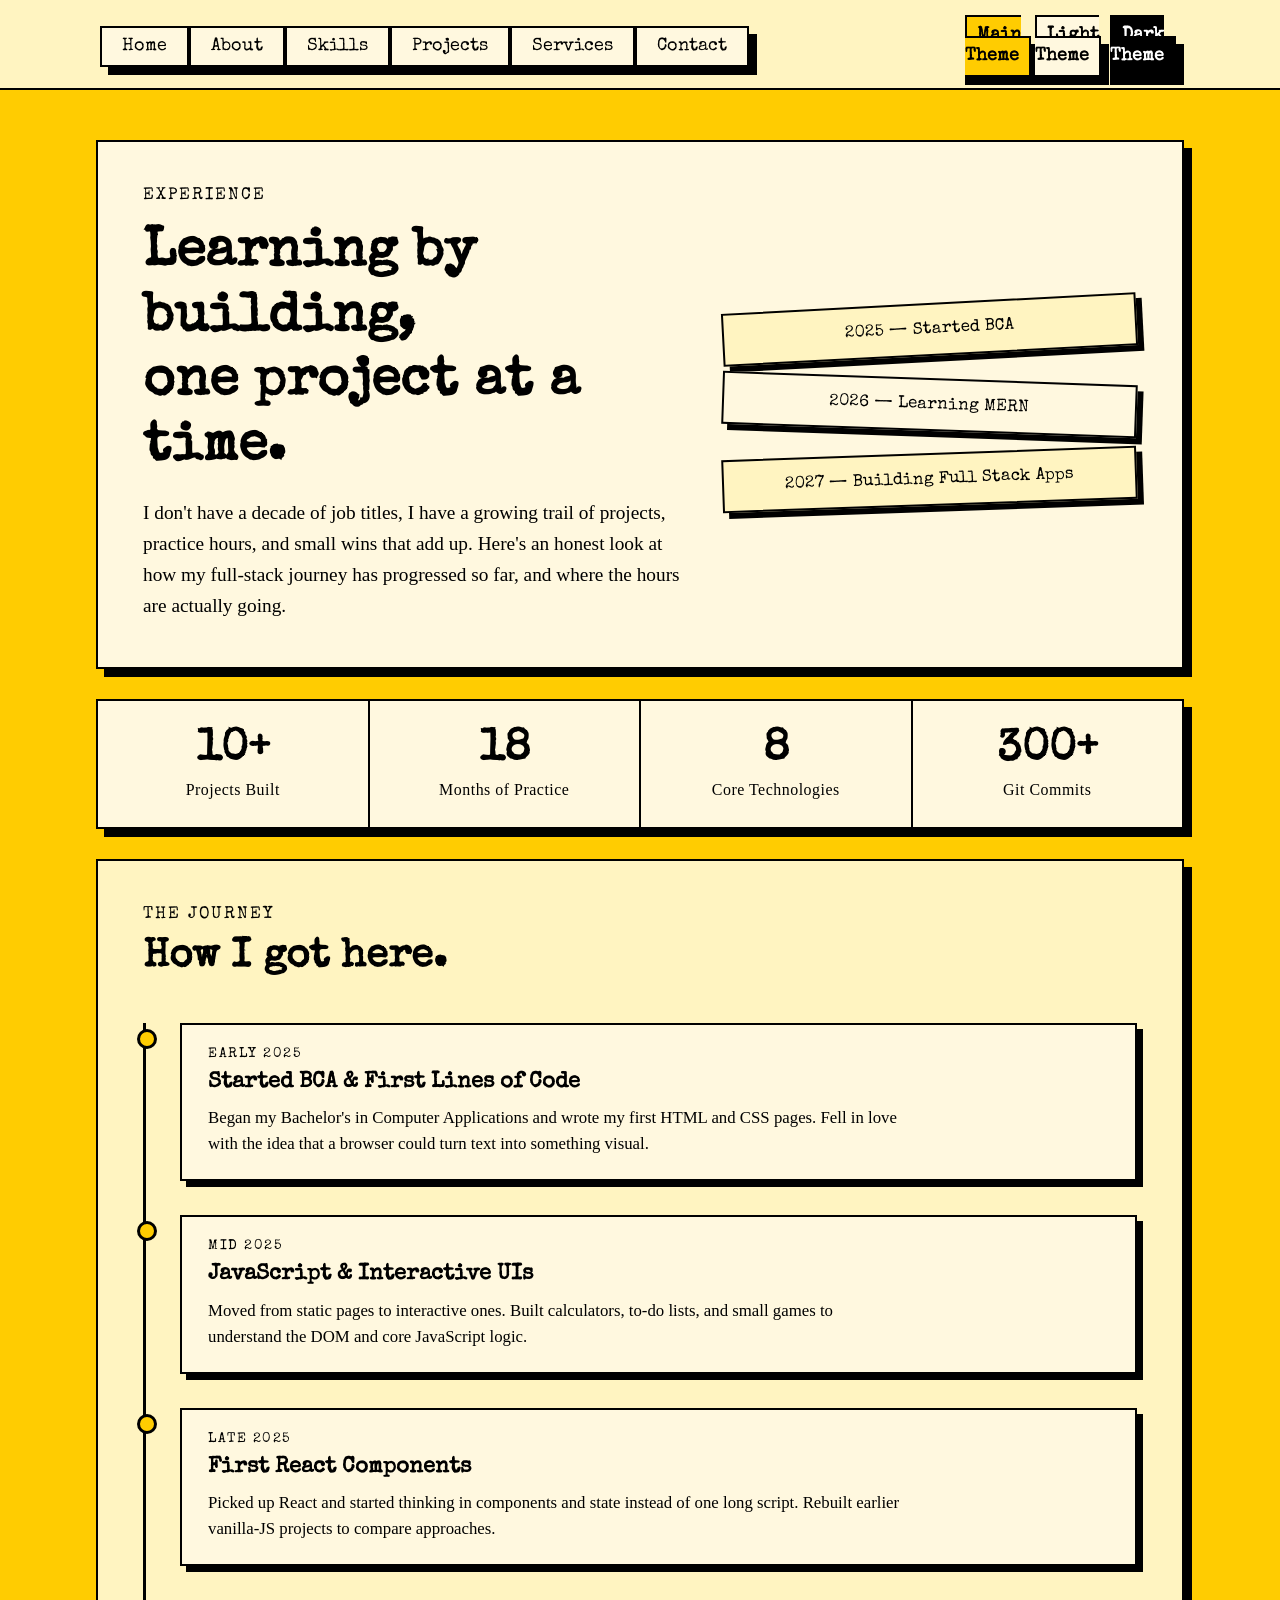
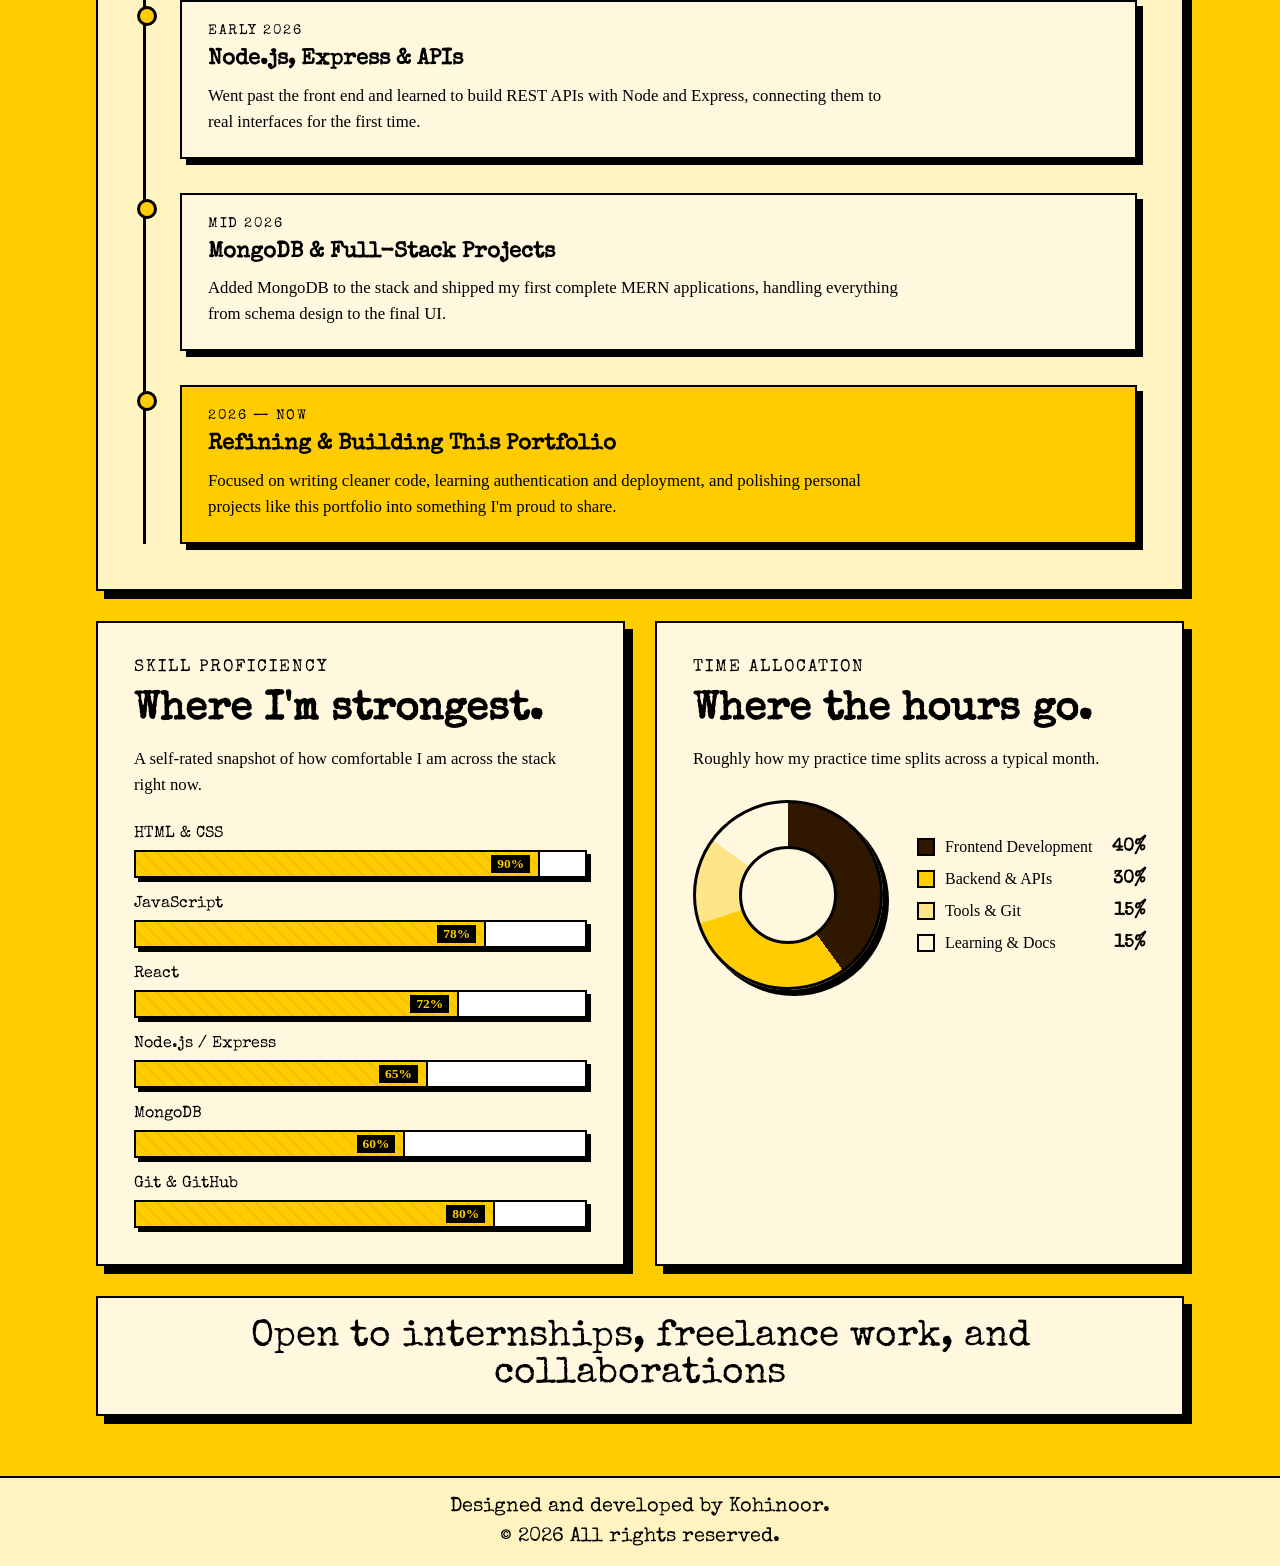
<file: experience.html>
<!DOCTYPE html>
<html lang="en">
<head>
    <meta charset="UTF-8">
    <meta name="viewport" content="width=device-width, initial-scale=1.0">
    <title>Experience | Kohinoor Singh</title>
    <link rel="stylesheet" href="experience.css">
</head>
<body>

    <!-- navbar start -->
    <div class="container_of_nav_container">
      <nav class="navbar">
        <!-- nav link section start -->
        <div class="nav_container">
          <div><a href="index.html">Home</a></div>
          <div><a href="about.html">About</a></div>
          <div><a href="skills.html">Skills</a></div>
          <div><a href="projects.html">Projects</a></div>
          <div><a href="services.html">Services</a></div>
          <div><a href="contact.html">Contact</a></div>
        </div>
        <!-- nav link section end -->

        <div class="freespace"></div>

        <!-- theme section start -->
        <div class="theme_container">
          <div><a class="main_theme" href="#Present-theme">Main Theme</a></div>
          <div><a class="light_theme" href="#Light-theme">Light Theme</a></div>
          <div><a class="dark_theme"  href="#Dark-theme">Dark Theme</a></div>
        </div>
        <!-- theme section end -->
      </nav>
    </div>
    <!-- navbar end -->

    <main>

      <!-- intro section start -->
      <section class="experience_intro">
        <div class="experience_intro_text">
          <p class="eyebrow">Experience</p>
          <h1>Learning by building,<br>one project at a time.</h1>
          <p class="intro_paragraph">
            I don't have a decade of job titles, I have a growing trail of projects, practice hours,
            and small wins that add up. Here's an honest look at how my full-stack journey has
            progressed so far, and where the hours are actually going.
          </p>
        </div>
        <div class="experience_intro_visual" aria-hidden="true">
          <div class="badge_tile tile_a">2025 — Started BCA</div>
          <div class="badge_tile tile_b">2026 — Learning MERN</div>
          <div class="badge_tile tile_c">2027 — Building Full Stack Apps</div>
        </div>
      </section>
      <!-- intro section end -->

      <!-- stats strip start -->
      <section class="stats_strip">
        <div class="stat_box">
          <div class="stat_number">10+</div>
          <div class="stat_label">Projects Built</div>
        </div>
        <div class="stat_box">
          <div class="stat_number">18</div>
          <div class="stat_label">Months of Practice</div>
        </div>
        <div class="stat_box">
          <div class="stat_number">8</div>
          <div class="stat_label">Core Technologies</div>
        </div>
        <div class="stat_box">
          <div class="stat_number">300+</div>
          <div class="stat_label">Git Commits</div>
        </div>
      </section>
      <!-- stats strip end -->

      <!-- timeline section start -->
      <section class="timeline_section">
        <p class="eyebrow">The Journey</p>
        <h2 class="section_heading">How I got here.</h2>

        <div class="timeline">

          <div class="timeline_item">
            <div class="timeline_dot"></div>
            <div class="timeline_card">
              <div class="timeline_date">Early 2025</div>
              <h3>Started BCA &amp; First Lines of Code</h3>
              <p>Began my Bachelor's in Computer Applications and wrote my first HTML and CSS pages.
                Fell in love with the idea that a browser could turn text into something visual.</p>
            </div>
          </div>

          <div class="timeline_item">
            <div class="timeline_dot"></div>
            <div class="timeline_card">
              <div class="timeline_date">Mid 2025</div>
              <h3>JavaScript &amp; Interactive UIs</h3>
              <p>Moved from static pages to interactive ones. Built calculators, to-do lists, and small
                games to understand the DOM and core JavaScript logic.</p>
            </div>
          </div>

          <div class="timeline_item">
            <div class="timeline_dot"></div>
            <div class="timeline_card">
              <div class="timeline_date">Late 2025</div>
              <h3>First React Components</h3>
              <p>Picked up React and started thinking in components and state instead of one long
                script. Rebuilt earlier vanilla-JS projects to compare approaches.</p>
            </div>
          </div>

          <div class="timeline_item">
            <div class="timeline_dot"></div>
            <div class="timeline_card">
              <div class="timeline_date">Early 2026</div>
              <h3>Node.js, Express &amp; APIs</h3>
              <p>Went past the front end and learned to build REST APIs with Node and Express,
                connecting them to real interfaces for the first time.</p>
            </div>
          </div>

          <div class="timeline_item">
            <div class="timeline_dot"></div>
            <div class="timeline_card">
              <div class="timeline_date">Mid 2026</div>
              <h3>MongoDB &amp; Full-Stack Projects</h3>
              <p>Added MongoDB to the stack and shipped my first complete MERN applications,
                handling everything from schema design to the final UI.</p>
            </div>
          </div>

          <div class="timeline_item">
            <div class="timeline_dot"></div>
            <div class="timeline_card current">
              <div class="timeline_date">2026 — Now</div>
              <h3>Refining &amp; Building This Portfolio</h3>
              <p>Focused on writing cleaner code, learning authentication and deployment, and
                polishing personal projects like this portfolio into something I'm proud to share.</p>
            </div>
          </div>

        </div>
      </section>
      <!-- timeline section end -->

      <!-- charts section start -->
      <section class="charts_section">

        <!-- proficiency bar chart -->
        <div class="chart_card">
          <p class="eyebrow">Skill Proficiency</p>
          <h2 class="chart_heading">Where I'm strongest.</h2>
          <p class="chart_subtext">A self-rated snapshot of how comfortable I am across the stack right now.</p>

          <div class="bar_chart">

            <div class="bar_row">
              <div class="bar_label">HTML &amp; CSS</div>
              <div class="bar_track">
                <div class="bar_fill" style="width: 90%;"><span>90%</span></div>
              </div>
            </div>

            <div class="bar_row">
              <div class="bar_label">JavaScript</div>
              <div class="bar_track">
                <div class="bar_fill" style="width: 78%;"><span>78%</span></div>
              </div>
            </div>

            <div class="bar_row">
              <div class="bar_label">React</div>
              <div class="bar_track">
                <div class="bar_fill" style="width: 72%;"><span>72%</span></div>
              </div>
            </div>

            <div class="bar_row">
              <div class="bar_label">Node.js / Express</div>
              <div class="bar_track">
                <div class="bar_fill" style="width: 65%;"><span>65%</span></div>
              </div>
            </div>

            <div class="bar_row">
              <div class="bar_label">MongoDB</div>
              <div class="bar_track">
                <div class="bar_fill" style="width: 60%;"><span>60%</span></div>
              </div>
            </div>

            <div class="bar_row">
              <div class="bar_label">Git &amp; GitHub</div>
              <div class="bar_track">
                <div class="bar_fill" style="width: 80%;"><span>80%</span></div>
              </div>
            </div>

          </div>
        </div>

        <!-- time allocation donut chart -->
        <div class="chart_card">
          <p class="eyebrow">Time Allocation</p>
          <h2 class="chart_heading">Where the hours go.</h2>
          <p class="chart_subtext">Roughly how my practice time splits across a typical month.</p>

          <div class="donut_wrapper">
            <div class="donut_chart" role="img" aria-label="Time split: 40% frontend, 30% backend, 15% tools and git, 15% learning and docs"></div>

            <ul class="donut_legend">
              <li><span class="swatch swatch_1"></span>Frontend Development <b>40%</b></li>
              <li><span class="swatch swatch_2"></span>Backend &amp; APIs <b>30%</b></li>
              <li><span class="swatch swatch_3"></span>Tools &amp; Git <b>15%</b></li>
              <li><span class="swatch swatch_4"></span>Learning &amp; Docs <b>15%</b></li>
            </ul>
          </div>
        </div>

      </section>
      <!-- charts section end -->

      

      <!-- available strip start -->
      <div class="available_container">
        Open to internships, freelance work, and collaborations
      </div>
      <!-- available strip end -->

    </main>

    <footer class="footer_container">
      <div class="designed_by">Designed and developed by Kohinoor.</div>
      <div class="copyright">© 2026 All rights reserved.</div>
    </footer>

</body>
</html>
</file>
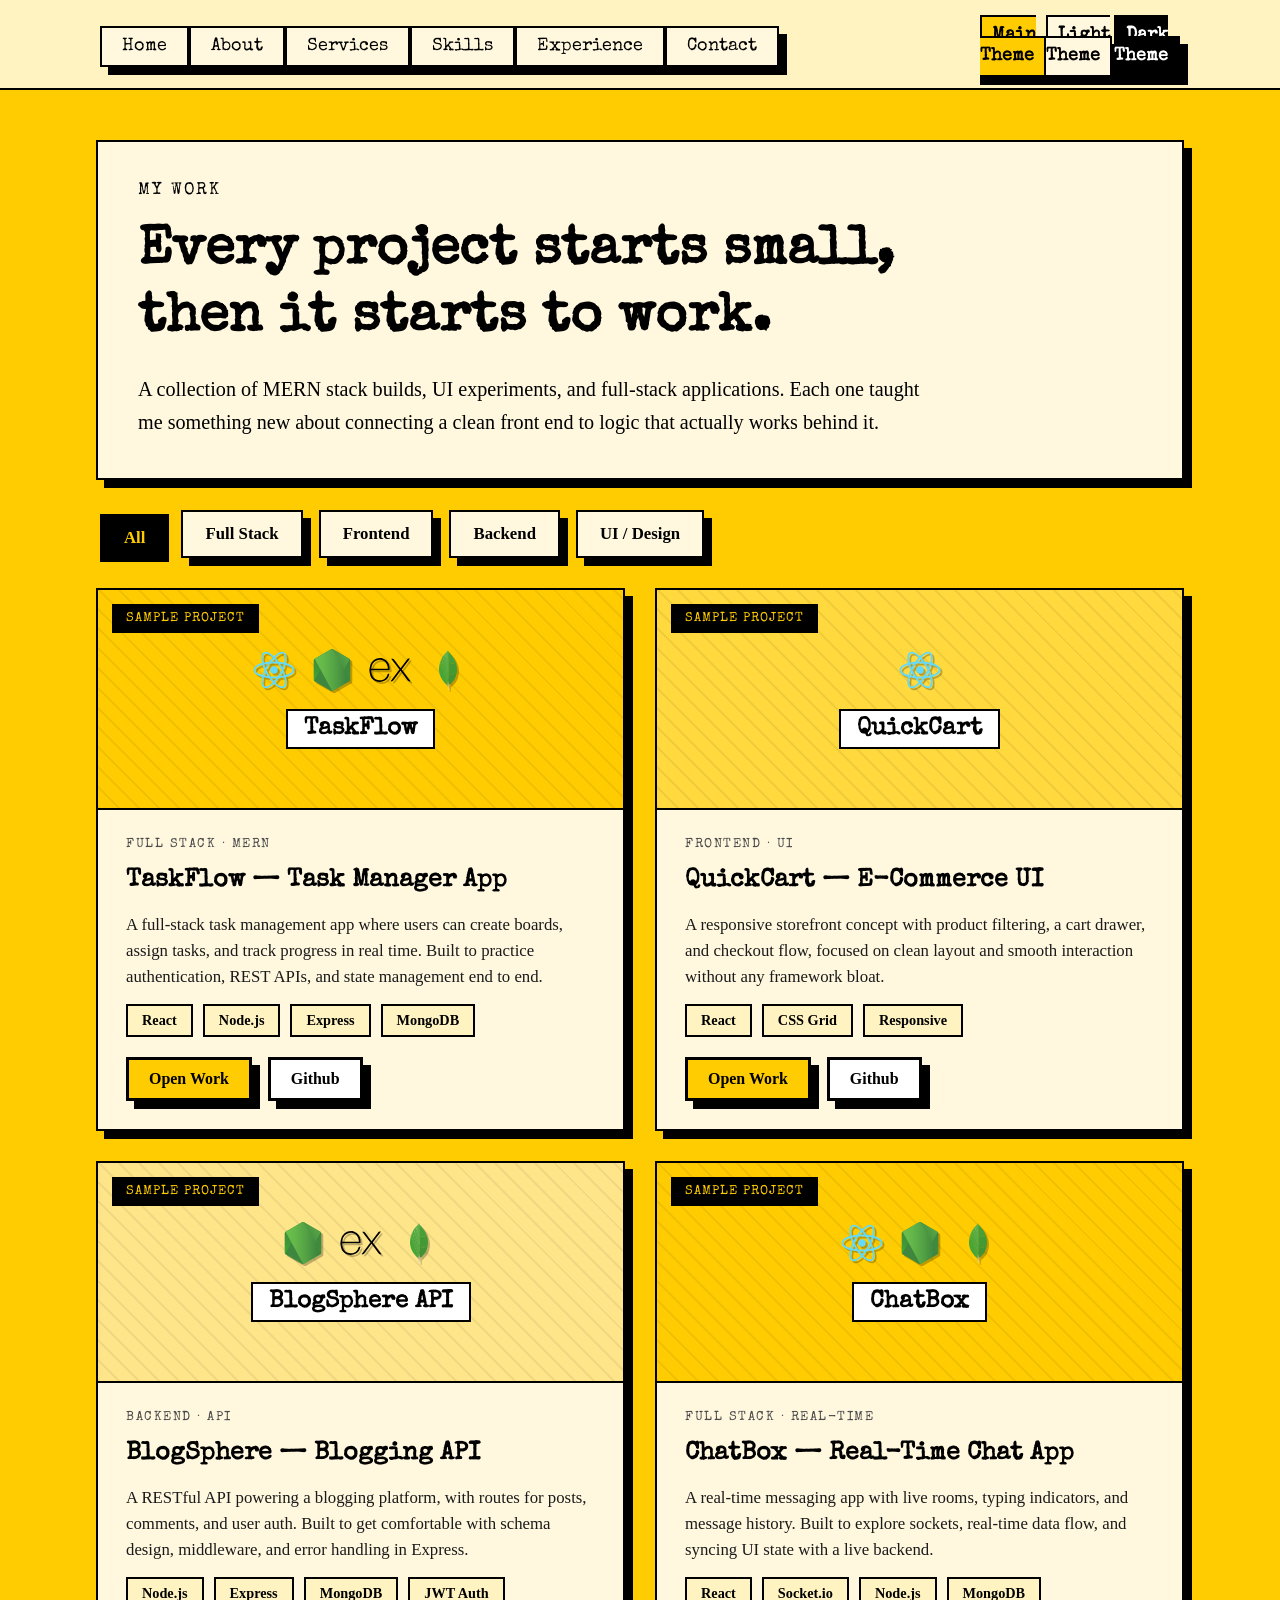
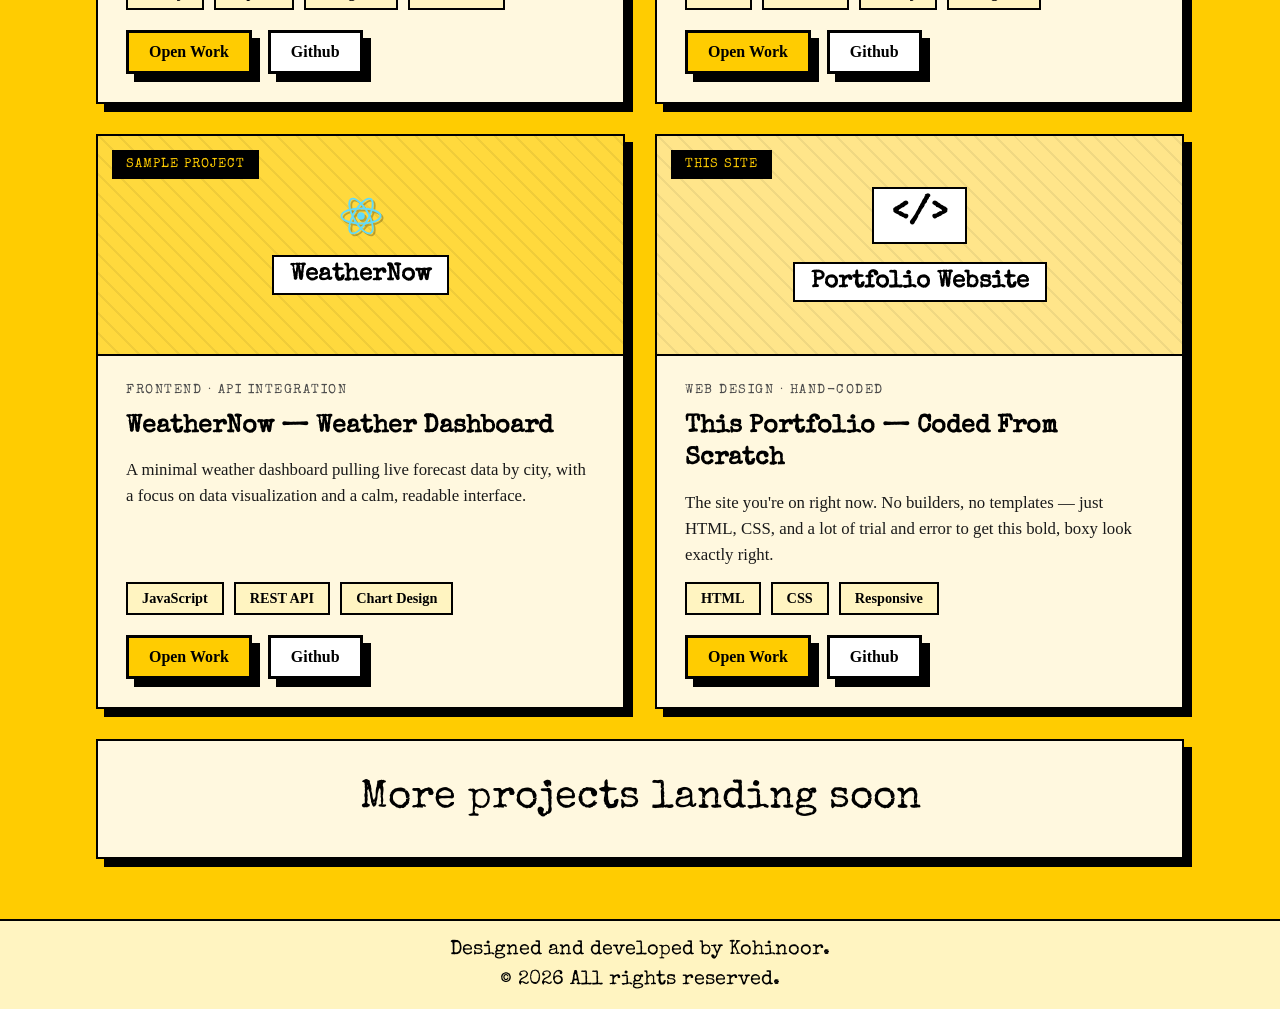
<file: projects.html>
<!DOCTYPE html>
<html lang="en">
<head>
    <meta charset="UTF-8">
    <meta name="viewport" content="width=device-width, initial-scale=1.0">
    <title>Projects | Kohinoor Singh</title>
    <link rel="stylesheet" href="projects.css">
</head>
<body>

    <!-- navbar start -->
    <div class="container_of_nav_container">
      <nav class="navbar">
        <!-- nav link section start -->
        <div class="nav_container">
          <div><a href="index.html">Home</a></div>
          <div><a href="about.html">About</a></div>
          <div><a href="services.html">Services</a></div>
          <div><a href="skills.html">Skills</a></div>
          <div><a href="experience.html">Experience</a></div>
          <div><a href="contact.html">Contact</a></div>
        </div>
        <!-- nav link section end -->

        <div class="freespace"></div>

        <!-- theme section start -->
        <div class="theme_container">
          <div><a class="main_theme" href="#Present-theme">Main Theme</a></div>
          <div><a class="light_theme" href="#Light-theme">Light Theme</a></div>
          <div><a class="dark_theme"  href="#Dark-theme">Dark Theme</a></div>
        </div>
        <!-- theme section end -->
      </nav>
    </div>
    <!-- navbar end -->

     <main> 

        <!-- intro section start -->
        <section class="projects_intro">
            <div class="eyebrow">My Work</div>
            <h1 class="intro_heading">Every project starts small,<br>then it starts to work.</h1>
            <p class="intro_paragraph">
                A collection of MERN stack builds, UI experiments, and full-stack applications.
                Each one taught me something new about connecting a clean front end to logic that
                actually works behind it.
            </p>

            
        </section>
        <!-- intro section end -->

        <!-- filter section start -->
        <section class="filter_container">
            <button type="button" class="filter_tag active" data-filter="all">All</button>
            <button type="button" class="filter_tag" data-filter="fullstack">Full Stack</button>
            <button type="button" class="filter_tag" data-filter="frontend">Frontend</button>
            <button type="button" class="filter_tag" data-filter="backend">Backend</button>
            <button type="button" class="filter_tag" data-filter="uiux">UI / Design</button>
        </section>
        <!-- filter section end -->

        <!-- projects grid start -->
        <section class="projects_grid" id="projects">

            <!-- Project 1 -->
            <article class="project_card" data-category="fullstack">
                <div class="card_visual visual_1">
                    <div class="visual_badge">Sample Project</div>
                    <div class="visual_stack">
                        <img src="react-original.svg" alt="React">
                        <img src="nodejs-original.svg" alt="Node.js">
                        <img src="express-original.svg" alt="Express">
                        <img src="mongodb-original.svg" alt="MongoDB">
                    </div>
                    <div class="visual_title">TaskFlow</div>
                </div>
                <div class="card_body">
                    <div class="card_category">FULL STACK &middot; MERN</div>
                    <div class="card_title">TaskFlow &mdash; Task Manager App</div>
                    <p class="card_desc">
                        A full-stack task management app where users can create boards, assign
                        tasks, and track progress in real time. Built to practice authentication,
                        REST APIs, and state management end to end.
                    </p>
                    <div class="card_tags">
                        <span class="tag">React</span>
                        <span class="tag">Node.js</span>
                        <span class="tag">Express</span>
                        <span class="tag">MongoDB</span>
                    </div>
                    <div class="card_actions">
                        <button type="button" class="open_work">Open Work</button>
                        <button type="button" class="view_code">Github</button>
                    </div>
                </div>
            </article>

            <!-- Project 2 -->
            <article class="project_card" data-category="frontend">
                <div class="card_visual visual_2">
                    <div class="visual_badge">Sample Project</div>
                    <div class="visual_stack">
                        <img src="react-original.svg" alt="React">
                    </div>
                    <div class="visual_title">QuickCart</div>
                </div>
                <div class="card_body">
                    <div class="card_category">FRONTEND &middot; UI</div>
                    <div class="card_title">QuickCart &mdash; E-Commerce UI</div>
                    <p class="card_desc">
                        A responsive storefront concept with product filtering, a cart drawer,
                        and checkout flow, focused on clean layout and smooth interaction
                        without any framework bloat.
                    </p>
                    <div class="card_tags">
                        <span class="tag">React</span>
                        <span class="tag">CSS Grid</span>
                        <span class="tag">Responsive</span>
                    </div>
                    <div class="card_actions">
                        <button type="button" class="open_work">Open Work</button>
                        <button type="button" class="view_code">Github</button>
                    </div>
                </div>
            </article>

            <!-- Project 3 -->
            <article class="project_card" data-category="backend">
                <div class="card_visual visual_3">
                    <div class="visual_badge">Sample Project</div>
                    <div class="visual_stack">
                        <img src="nodejs-original.svg" alt="Node.js">
                        <img src="express-original.svg" alt="Express">
                        <img src="mongodb-original.svg" alt="MongoDB">
                    </div>
                    <div class="visual_title">BlogSphere API</div>
                </div>
                <div class="card_body">
                    <div class="card_category">BACKEND &middot; API</div>
                    <div class="card_title">BlogSphere &mdash; Blogging API</div>
                    <p class="card_desc">
                        A RESTful API powering a blogging platform, with routes for posts,
                        comments, and user auth. Built to get comfortable with schema design,
                        middleware, and error handling in Express.
                    </p>
                    <div class="card_tags">
                        <span class="tag">Node.js</span>
                        <span class="tag">Express</span>
                        <span class="tag">MongoDB</span>
                        <span class="tag">JWT Auth</span>
                    </div>
                    <div class="card_actions">
                        <button type="button" class="open_work">Open Work</button>
                        <button type="button" class="view_code">Github</button>
                    </div>
                </div>
            </article>

            <!-- Project 4 -->
            <article class="project_card" data-category="fullstack">
                <div class="card_visual visual_4">
                    <div class="visual_badge">Sample Project</div>
                    <div class="visual_stack">
                        <img src="react-original.svg" alt="React">
                        <img src="nodejs-original.svg" alt="Node.js">
                        <img src="mongodb-original.svg" alt="MongoDB">
                    </div>
                    <div class="visual_title">ChatBox</div>
                </div>
                <div class="card_body">
                    <div class="card_category">FULL STACK &middot; REAL-TIME</div>
                    <div class="card_title">ChatBox &mdash; Real-Time Chat App</div>
                    <p class="card_desc">
                        A real-time messaging app with live rooms, typing indicators, and
                        message history. Built to explore sockets, real-time data flow, and
                        syncing UI state with a live backend.
                    </p>
                    <div class="card_tags">
                        <span class="tag">React</span>
                        <span class="tag">Socket.io</span>
                        <span class="tag">Node.js</span>
                        <span class="tag">MongoDB</span>
                    </div>
                    <div class="card_actions">
                        <button type="button" class="open_work">Open Work</button>
                        <button type="button" class="view_code">Github</button>
                    </div>
                </div>
            </article>

            <!-- Project 5 -->
            <article class="project_card" data-category="uiux">
                <div class="card_visual visual_5">
                    <div class="visual_badge">Sample Project</div>
                    <div class="visual_stack">
                        <img src="react-original.svg" alt="React">
                    </div>
                    <div class="visual_title">WeatherNow</div>
                </div>
                <div class="card_body">
                    <div class="card_category">FRONTEND &middot; API INTEGRATION</div>
                    <div class="card_title">WeatherNow &mdash; Weather Dashboard</div>
                    <p class="card_desc">
                        A minimal weather dashboard pulling live forecast data by city, with a
                        focus on data visualization and a calm, readable interface.
                    </p>
                    <div class="card_tags">
                        <span class="tag">JavaScript</span>
                        <span class="tag">REST API</span>
                        <span class="tag">Chart Design</span>
                    </div>
                    <div class="card_actions">
                        <button type="button" class="open_work">Open Work</button>
                        <button type="button" class="view_code">Github</button>
                    </div>
                </div>
            </article>

            <!-- Project 6 -->
            <article class="project_card" data-category="uiux">
                <div class="card_visual visual_6">
                    <div class="visual_badge">This Site</div>
                    <div class="visual_stack">
                        <span class="stack_glyph">&lt;/&gt;</span>
                    </div>
                    <div class="visual_title">Portfolio Website</div>
                </div>
                <div class="card_body">
                    <div class="card_category">WEB DESIGN &middot; HAND-CODED</div>
                    <div class="card_title">This Portfolio &mdash; Coded From Scratch</div>
                    <p class="card_desc">
                        The site you're on right now. No builders, no templates &mdash; just
                        HTML, CSS, and a lot of trial and error to get this bold, boxy look
                        exactly right.
                    </p>
                    <div class="card_tags">
                        <span class="tag">HTML</span>
                        <span class="tag">CSS</span>
                        <span class="tag">Responsive</span>
                    </div>
                    <div class="card_actions">
                        <button type="button" class="open_work">Open Work</button>
                        <button type="button" class="view_code">Github</button>
                    </div>
                </div>
            </article>

        </section>
        <!-- projects grid end -->

        <!-- Available container start -->
        <div class="available_container">
            More projects landing soon
        </div>

    </main>

    <footer class="footer_container">
      <div class="designed_by">Designed and developed by Kohinoor.</div>
      <div class="copyright">© 2026 All rights reserved.</div>
    </footer>

  

</body>
</html>
</file>
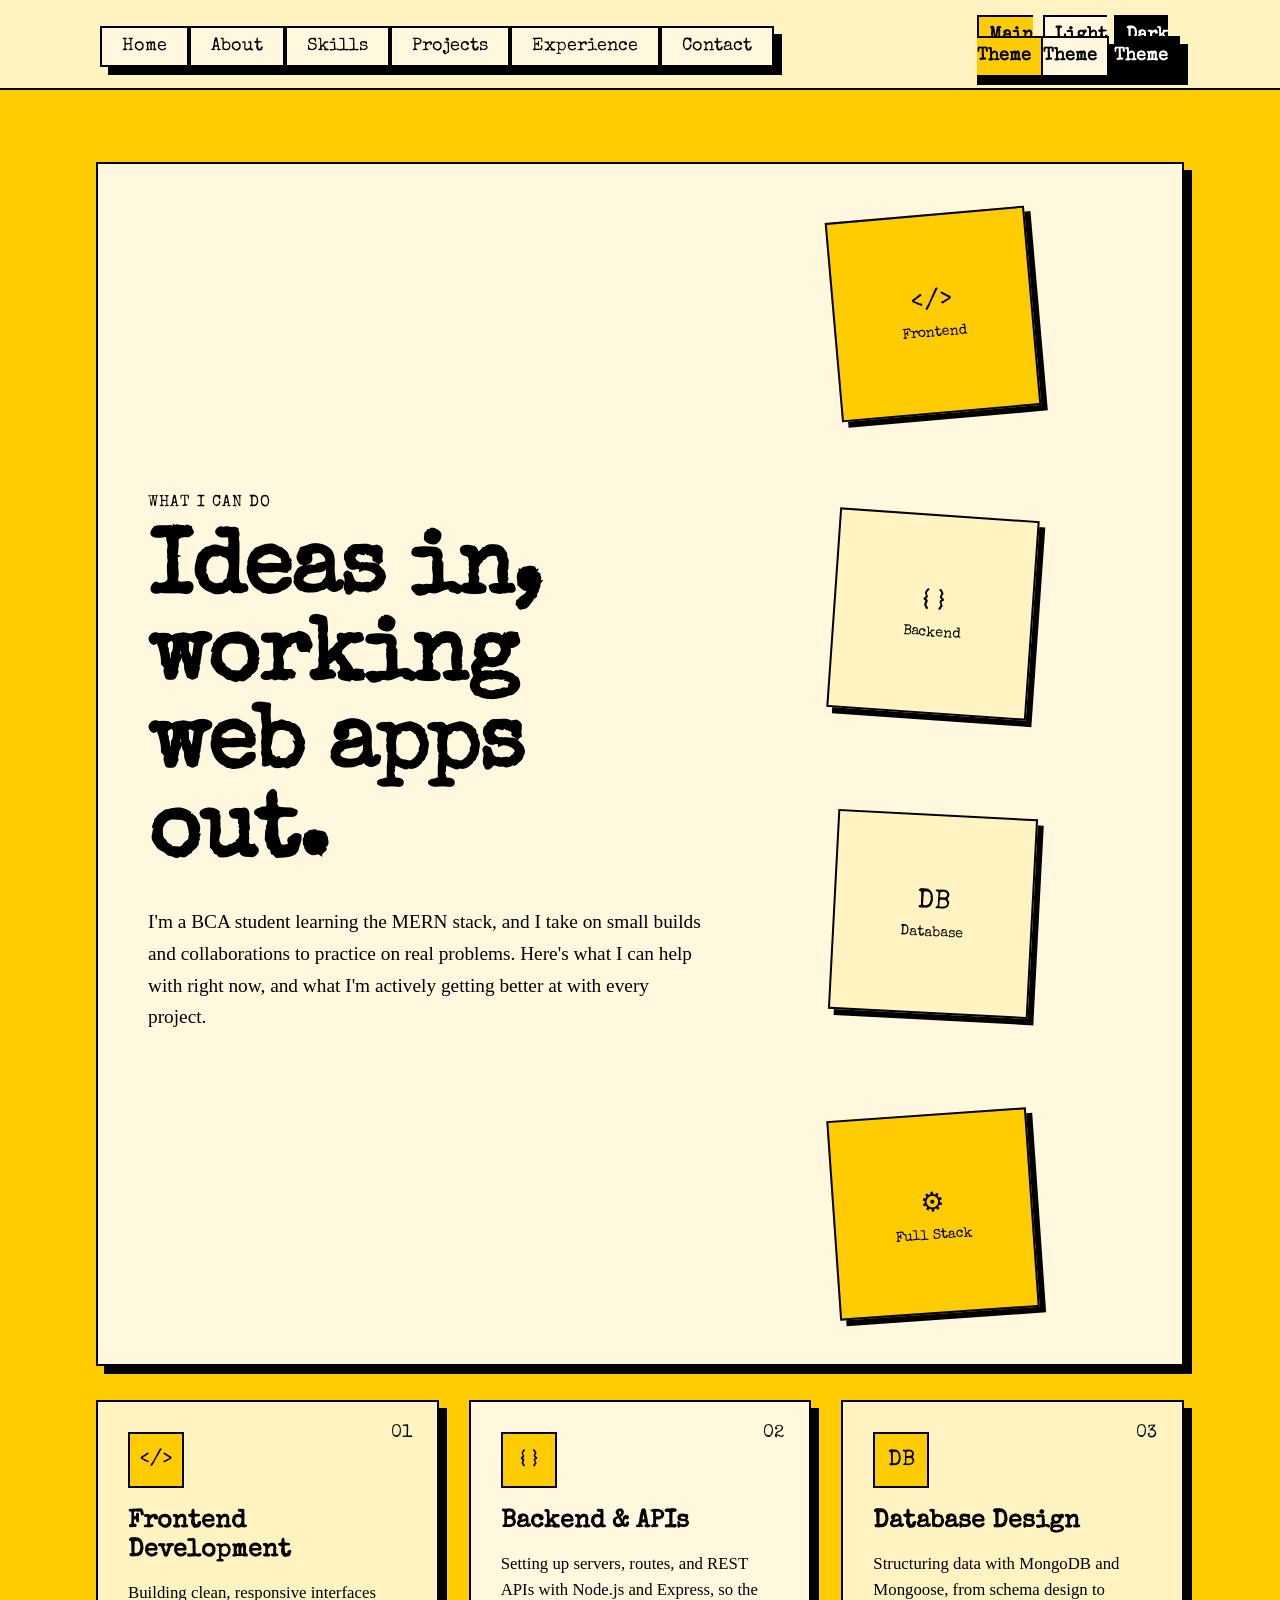
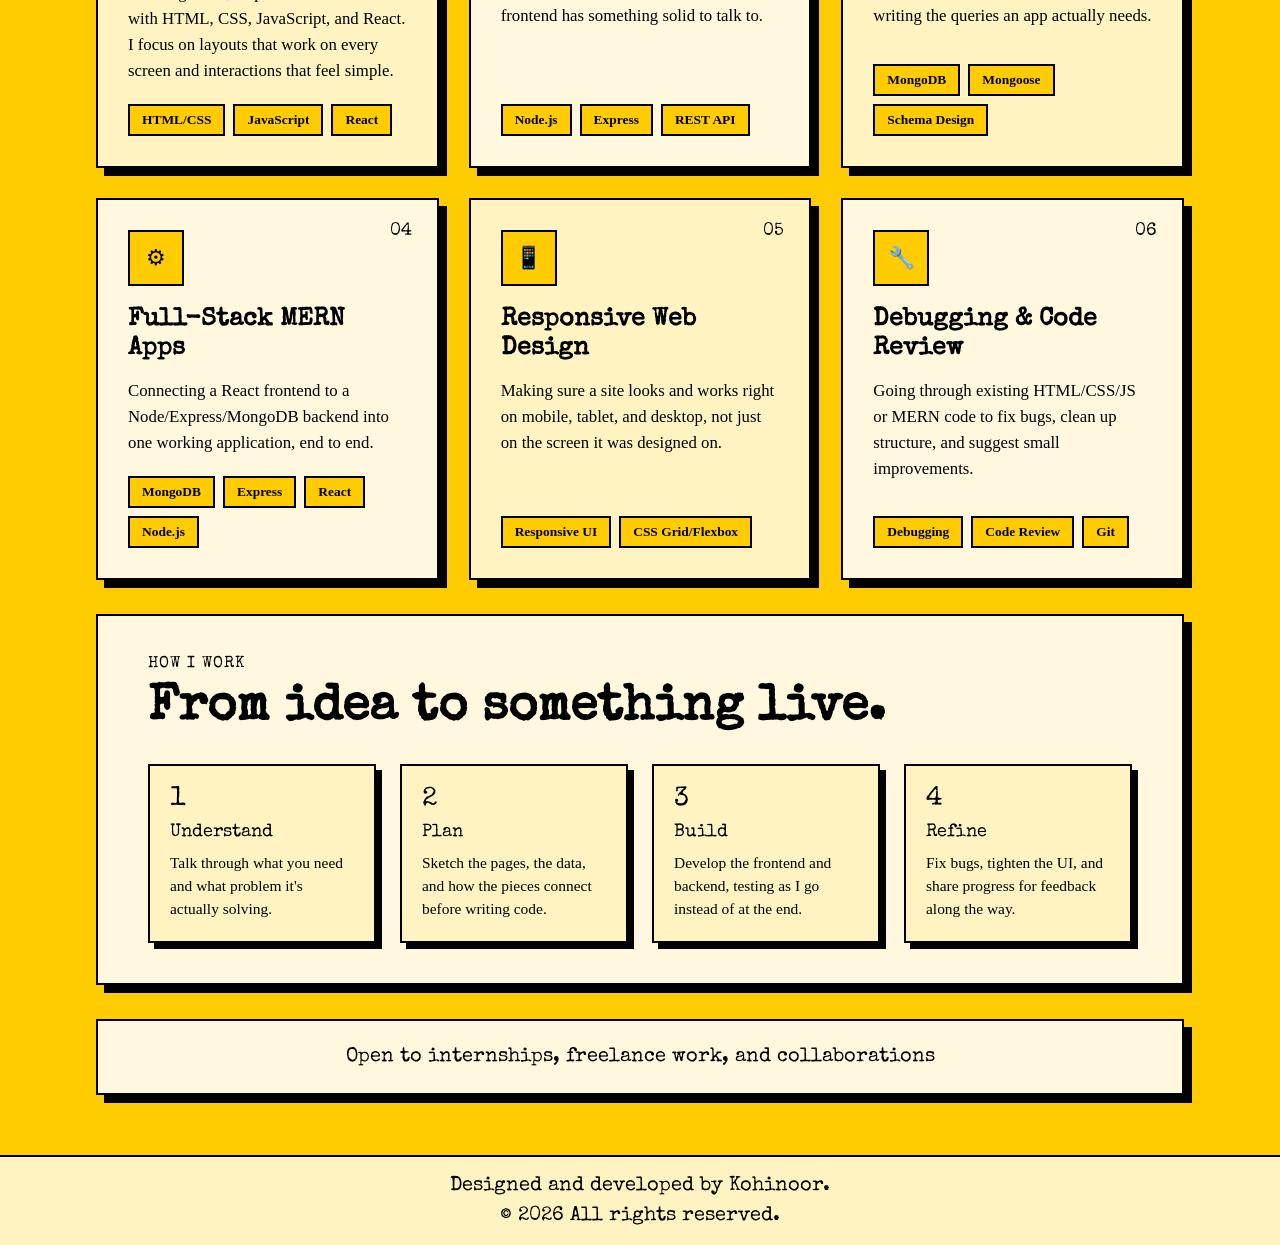
<file: services.html>
<!DOCTYPE html>
<html lang="en">
<head>
    <meta charset="UTF-8">
    <meta name="viewport" content="width=device-width, initial-scale=1.0">
    <title>Services | Kohinoor Singh</title>
    <link rel="stylesheet" href="services.css">
</head>
<body>

    <!-- navbar start -->
     <div class="container_of_nav_container">
      <nav class="navbar">
        <!-- nav link section start -->
         <div class="nav_container">
          <div><a href="index.html">Home</a></div>
          <div><a href="about.html">About</a></div>
          <div><a href="skills.html">Skills</a></div>
          <div><a href="projects.html">Projects</a></div>
          <div><a href="experience.html">Experience</a></div>
          <div><a href="contact.html">Contact</a></div>
        </div>
        <!-- nav link section end -->

        <div class="freespace"></div>

        <!-- theme section start -->
        <div class="theme_container">
          <div><a class="main_theme" href="#Present-theme">Main Theme</a></div>
          <div><a class="light_theme" href="#Light-theme">Light Theme</a></div>
          <div><a class="dark_theme"  href="#Dark-theme">Dark Theme</a></div>
        </div>
        <!-- theme section end -->
      </nav>
    </div>
    <!-- navbar end -->

    <main>

        <!-- intro section start -->
        <section class="services_intro">
            <div class="intro_text_container">
                <div class="eyebrow">What I Can Do</div>
                <h1 class="intro_heading">Ideas in, working<br>web apps out.</h1>
                <p class="intro_paragraph">
                    I'm a BCA student learning the MERN stack, and I take on small builds and
                    collaborations to practice on real problems. Here's what I can help with right now,
                    and what I'm actively getting better at with every project.
                </p>
            </div>

            <div class="intro_visual" aria-hidden="true">
                <div class="visual_tile tile_1">
                    <span class="tile_glyph">&lt;/&gt;</span>
                    <span>Frontend</span>
                </div>
                <div class="visual_tile tile_2">
                    <span class="tile_glyph">{ }</span>
                    <span>Backend</span>
                </div>
                <div class="visual_tile tile_3">
                    <span class="tile_glyph">DB</span>
                    <span>Database</span>
                </div>
                <div class="visual_tile tile_4">
                    <span class="tile_glyph">&#9881;</span>
                    <span>Full Stack</span>
                </div>
            </div>
        </section>
        <!-- intro section end -->

        <!-- services grid start -->
        <section class="services_grid" id="Services">

            <!-- Service 1 -->
            <article class="service_card">
                <div class="card_number">01</div>
                <div class="card_icon">&lt;/&gt;</div>
                <h2>Frontend Development</h2>
                <p class="card_desc">
                    Building clean, responsive interfaces with HTML, CSS, JavaScript, and React.
                    I focus on layouts that work on every screen and interactions that feel simple.
                </p>
                <div class="card_tags">
                    <span class="tag">HTML/CSS</span>
                    <span class="tag">JavaScript</span>
                    <span class="tag">React</span>
                </div>
            </article>

            <!-- Service 2 -->
            <article class="service_card">
                <div class="card_number">02</div>
                <div class="card_icon">{ }</div>
                <h2>Backend &amp; APIs</h2>
                <p class="card_desc">
                    Setting up servers, routes, and REST APIs with Node.js and Express, so the
                    frontend has something solid to talk to.
                </p>
                <div class="card_tags">
                    <span class="tag">Node.js</span>
                    <span class="tag">Express</span>
                    <span class="tag">REST API</span>
                </div>
            </article>

            <!-- Service 3 -->
            <article class="service_card">
                <div class="card_number">03</div>
                <div class="card_icon">DB</div>
                <h2>Database Design</h2>
                <p class="card_desc">
                    Structuring data with MongoDB and Mongoose, from schema design to writing the
                    queries an app actually needs.
                </p>
                <div class="card_tags">
                    <span class="tag">MongoDB</span>
                    <span class="tag">Mongoose</span>
                    <span class="tag">Schema Design</span>
                </div>
            </article>

            <!-- Service 4 -->
            <article class="service_card">
                <div class="card_number">04</div>
                <div class="card_icon">&#9881;</div>
                <h2>Full-Stack MERN Apps</h2>
                <p class="card_desc">
                    Connecting a React frontend to a Node/Express/MongoDB backend into one working
                    application, end to end.
                </p>
                <div class="card_tags">
                    <span class="tag">MongoDB</span>
                    <span class="tag">Express</span>
                    <span class="tag">React</span>
                    <span class="tag">Node.js</span>
                </div>
            </article>

            <!-- Service 5 -->
            <article class="service_card">
                <div class="card_number">05</div>
                <div class="card_icon">&#128241;</div>
                <h2>Responsive Web Design</h2>
                <p class="card_desc">
                    Making sure a site looks and works right on mobile, tablet, and desktop, not
                    just on the screen it was designed on.
                </p>
                <div class="card_tags">
                    <span class="tag">Responsive UI</span>
                    <span class="tag">CSS Grid/Flexbox</span>
                </div>
            </article>

            <!-- Service 6 -->
            <article class="service_card">
                <div class="card_number">06</div>
                <div class="card_icon">&#128295;</div>
                <h2>Debugging &amp; Code Review</h2>
                <p class="card_desc">
                    Going through existing HTML/CSS/JS or MERN code to fix bugs, clean up structure,
                    and suggest small improvements.
                </p>
                <div class="card_tags">
                    <span class="tag">Debugging</span>
                    <span class="tag">Code Review</span>
                    <span class="tag">Git</span>
                </div>
            </article>

        </section>
        <!-- services grid end -->

        <!-- process section start -->
        <section class="process_section">
            <div class="eyebrow">How I Work</div>
            <h2>From idea to something live.</h2>

            <div class="process_steps">
                <div class="step">
                    <div class="step_number">1</div>
                    <div class="step_title">Understand</div>
                    <p>Talk through what you need and what problem it's actually solving.</p>
                </div>
                <div class="step">
                    <div class="step_number">2</div>
                    <div class="step_title">Plan</div>
                    <p>Sketch the pages, the data, and how the pieces connect before writing code.</p>
                </div>
                <div class="step">
                    <div class="step_number">3</div>
                    <div class="step_title">Build</div>
                    <p>Develop the frontend and backend, testing as I go instead of at the end.</p>
                </div>
                <div class="step">
                    <div class="step_number">4</div>
                    <div class="step_title">Refine</div>
                    <p>Fix bugs, tighten the UI, and share progress for feedback along the way.</p>
                </div>
            </div>
        </section>
        <!-- process section end -->

        <!-- Available container start -->
        <div class="available_container">
            Open to internships, freelance work, and collaborations
        </div>

    </main>

    <footer class="footer_container">
      <div class="designed_by">Designed and developed by Kohinoor.</div>
      <div class="copyright">© 2026 All rights reserved.</div>
    </footer>

</body>
</html>
</file>
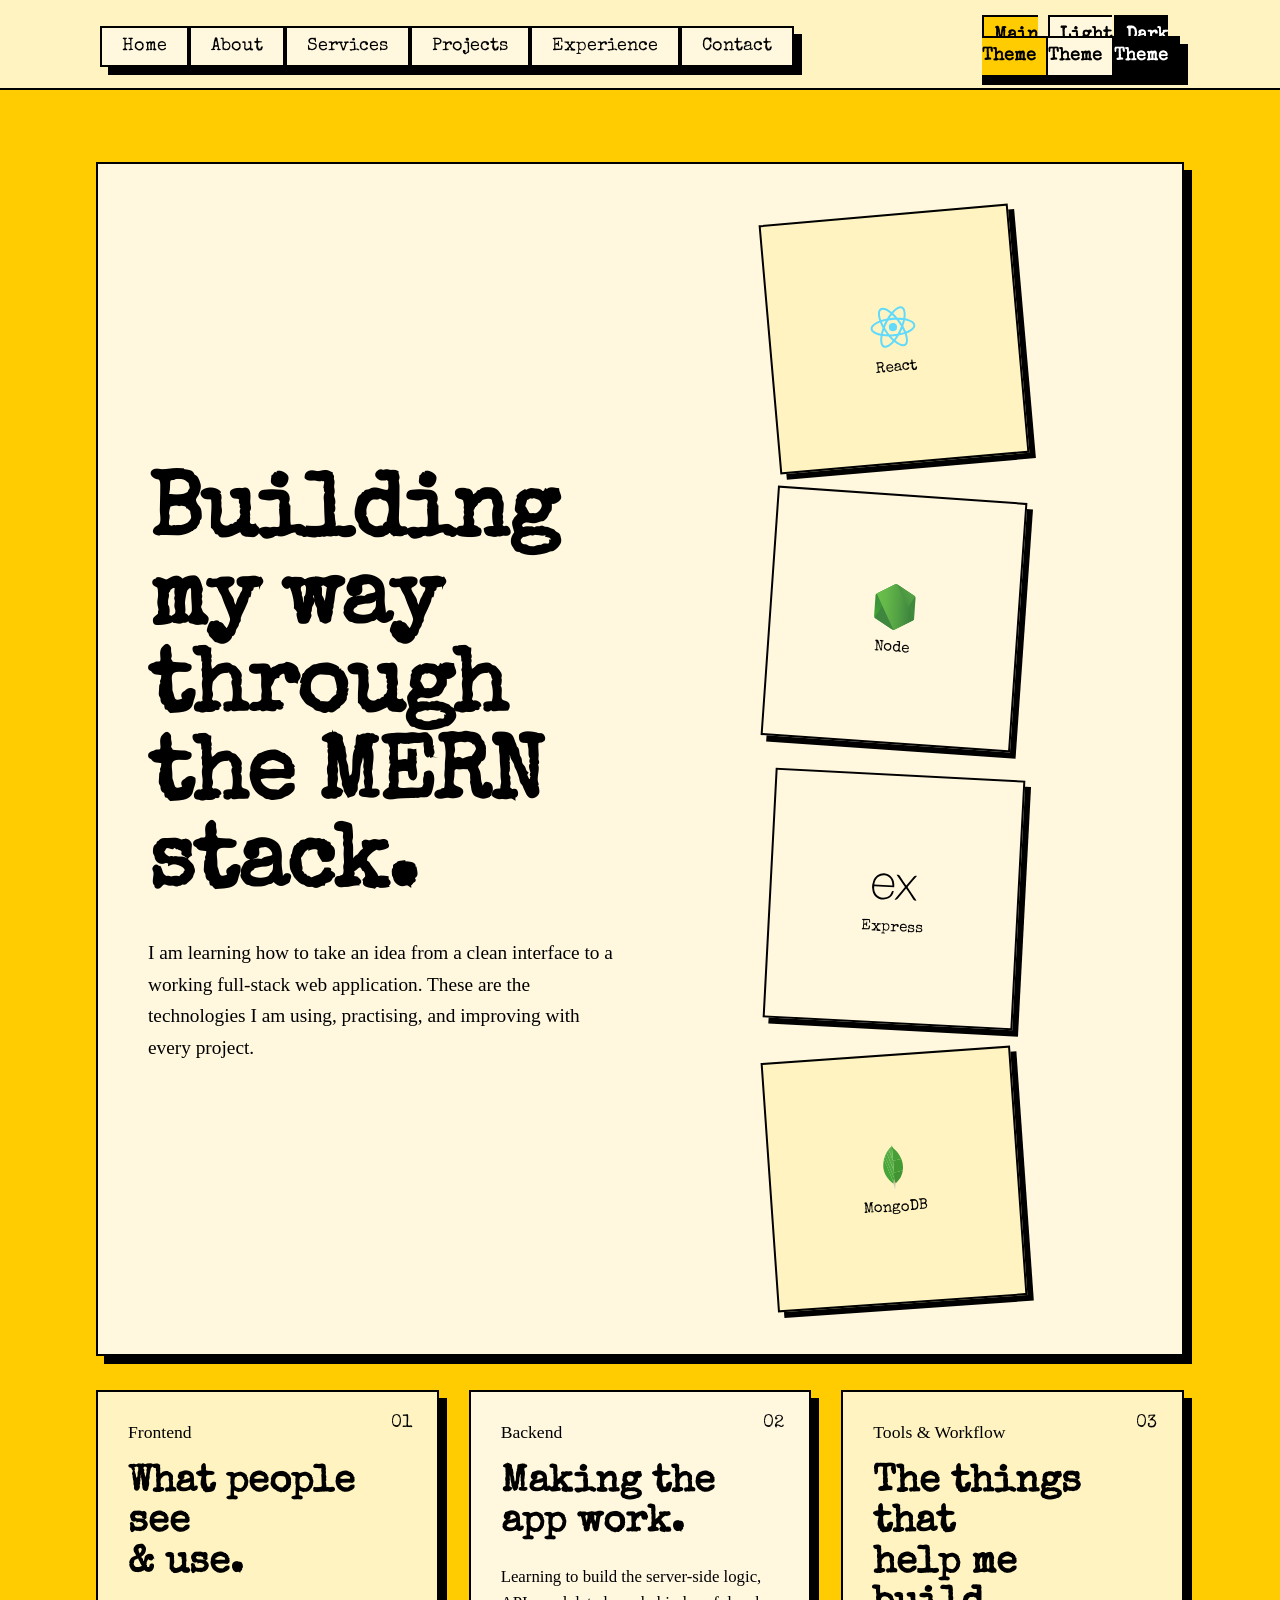
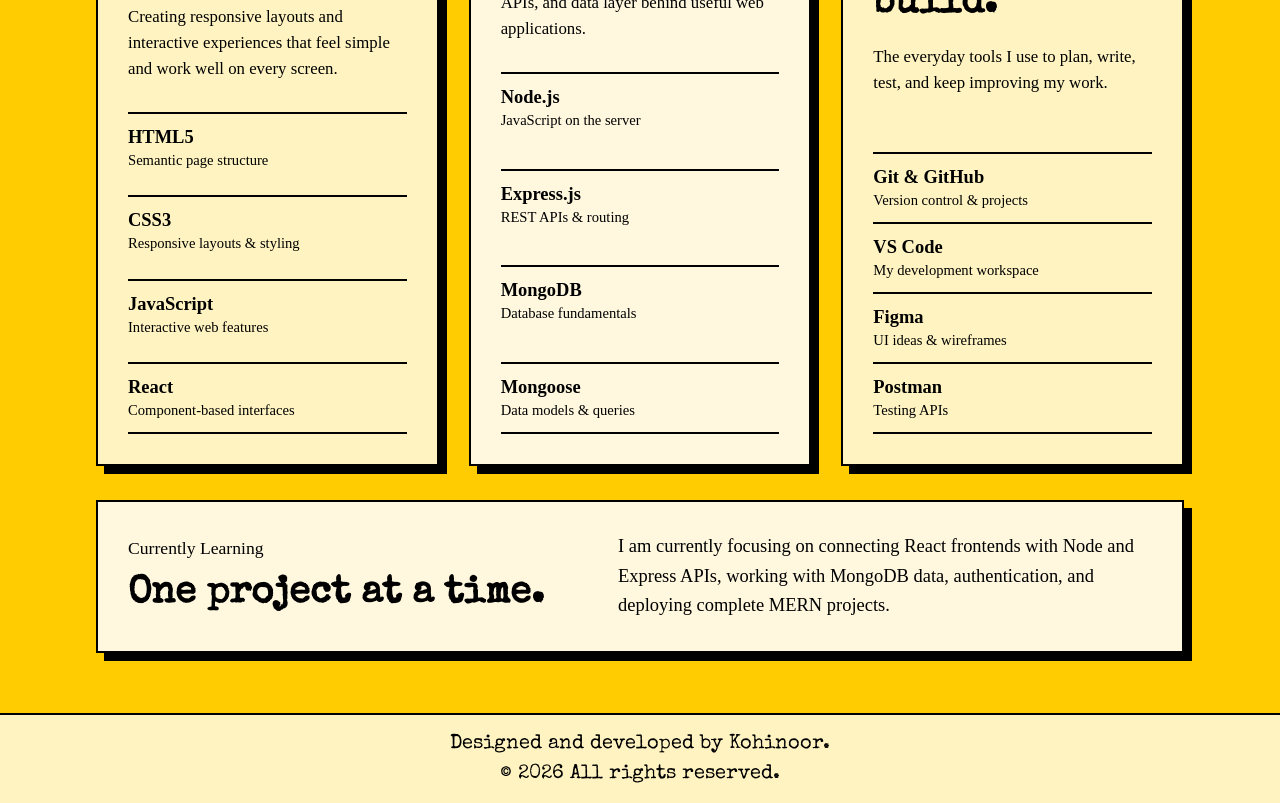
<file: skills.html>
<!DOCTYPE html>
<html lang="en">
<head>
    <meta charset="UTF-8">
    <meta name="viewport" content="width=device-width, initial-scale=1.0">
    <title>Skills | Kohinoor Singh</title>
    <link rel="stylesheet" href="skills.css">
</head>
<body>
    <!-- navbar start -->
    <div class="container_of_nav_container">
        <nav class="navbar">
            <!-- nav link section start -->
            <div class="nav_container">
                <div><a href="index.html">Home</a></div>
                <div><a href="about.html">About</a></div>
                <div><a href="services.html">Services</a></div>
                <div><a href="projects.html">Projects</a></div>
                <div><a href="experience.html">Experience</a></div>
                <div><a href="#contact">Contact</a></div>
            </div>
            <!-- nav link section end -->

            <div class="freespace"></div>

            <!-- theme section start -->
            <div class="theme_container">
                <div><a class="main_theme" href="#Present-theme">Main Theme</a></div>
                <div><a class="light_theme" href="#Light-theme">Light Theme</a></div>
                <div><a class="dark_theme" href="#Dark-theme">Dark Theme</a></div>
            </div>
            <!-- theme section end -->
        </nav>
    </div>
    <!-- navbar end -->

    <main>
        <section class="skills-intro">
           <div class="skills_text_container">
            
            <h1>Building my way<br>through the  MERN stack.</h1>
            <p class="intro-copy">
                I am learning how to take an idea from a clean interface to a working full-stack web application.
                These are the technologies I am using, practising, and improving with every project.
            </p>
            </div>

            <div class="skills-visual" aria-hidden="true">
                <div class="tech-tile tile-react">
                    <img src="react-original.svg" alt="">
                    <span>React</span>
                </div>
                <div class="tech-tile tile-node">
                    <img src="nodejs-original.svg" alt="">
                    <span>Node</span>
                </div>
                <div class="tech-tile tile-express">
                    <img src="express-original.svg" alt="">
                    <span>Express</span>
                </div>
                <div class="tech-tile tile-mongo">
                    <img src="mongodb-original.svg" alt="">
                    <span>MongoDB</span>
                </div>
            </div>
        </section>

        <section class="skill-groups" aria-label="Skills by category">
            <article class="skill-card frontend-card">
                <div class="card-number">01</div>
                <p class="eyebrow">Frontend</p>
                <h2>What people see<br>&amp; use.</h2>
                <p class="card-copy">
                    Creating responsive layouts and interactive experiences that feel simple and work well on every screen.
                </p>
                <ul class="skill-list">
                    <li>
                        <span>HTML5</span>
                        <small>Semantic page structure</small>
                    </li>
                    <li>
                        <span>CSS3</span>
                        <small>Responsive layouts &amp; styling</small>
                    </li>
                    <li>
                        <span>JavaScript</span>
                        <small>Interactive web features</small>
                    </li>
                    <li>
                        <span>React</span>
                        <small>Component-based interfaces</small>
                    </li>
                </ul>
            </article>

            <article class="skill-card backend-card">
                <div class="card-number">02</div>
                <p class="eyebrow">Backend</p>
                <h2>Making the<br>app work.</h2>
                <p class="card-copy">
                    Learning to build the server-side logic, APIs, and data layer behind useful web applications.
                </p>
                <ul class="skill-list">
                    <li>
                        <span>Node.js</span>
                        <small>JavaScript on the server</small>
                    </li>
                    <li>
                        <span>Express.js</span>
                        <small>REST APIs &amp; routing</small>
                    </li>
                    <li>
                        <span>MongoDB</span>
                        <small>Database fundamentals</small>
                    </li>
                    <li>
                        <span>Mongoose</span>
                        <small>Data models &amp; queries</small>
                    </li>
                </ul>
            </article>

            <article class="skill-card tools-card">
                <div class="card-number">03</div>
                <p class="eyebrow">Tools &amp; Workflow</p>
                <h2>The things that<br>help me build.</h2>
                <p class="card-copy">
                    The everyday tools I use to plan, write, test, and keep improving my work.
                </p>
                <ul class="skill-list">
                    <li>
                        <span>Git &amp; GitHub</span>
                        <small>Version control &amp; projects</small>
                    </li>
                    <li>
                        <span>VS Code</span>
                        <small>My development workspace</small>
                    </li>
                    <li>
                        <span>Figma</span>
                        <small>UI ideas &amp; wireframes</small>
                    </li>
                    <li>
                        <span>Postman</span>
                        <small>Testing APIs</small>
                    </li>
                </ul>
            </article>
        </section>

        <section class="learning-now">
            <div>
                <p class="eyebrow">Currently Learning</p>
                <h2>One project at a time.</h2>
            </div>
            <p>
                I am currently focusing on connecting React frontends with Node and Express APIs,
                working with MongoDB data, authentication, and deploying complete MERN projects.
            </p>
        </section>
    </main>

    
    <footer class="footer_container">
      <div class="designed_by">Designed and developed by Kohinoor.</div>
      <div class="copyright">© 2026 All rights reserved.</div>
    </footer>
   
</body>
</html>
</file>
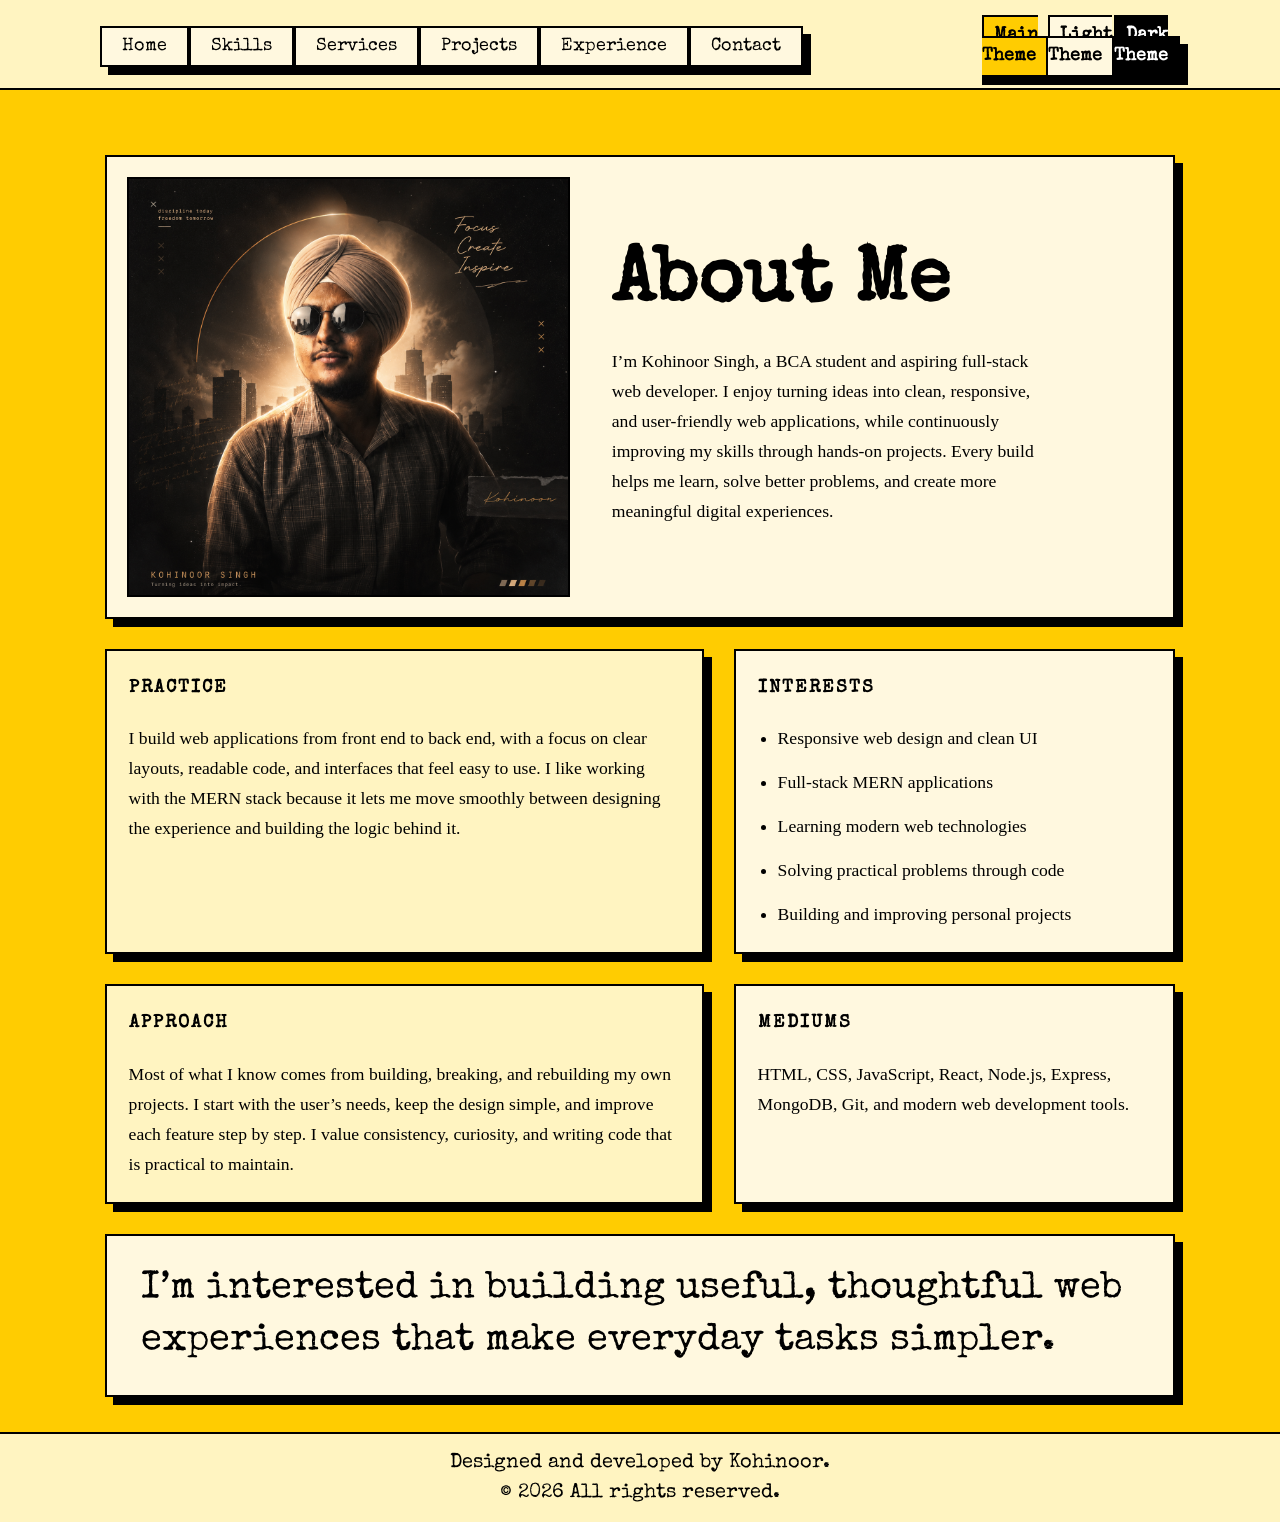
<file: About Page/about.html>
<!DOCTYPE html>
<html lang="en">
<head>
    <meta charset="UTF-8">
    <meta name="viewport" content="width=device-width, initial-scale=1.0">
    <title>About</title>
    <link rel="stylesheet" href="about.css">
    <!-- <link rel="stylesheet" href="index.css"> -->
</head>
<body>
    <div class="container_of_nav_container">
      <nav class="navbar">
        <!-- nav link section start -->
        <div class="nav_container">
          <div><a href="../Home%20Page/index.html">Home</a></div>
          <div><a href="../Skills%20Page/skills.html">Skills</a></div>
          <div><a href="#Services">Services</a></div>
          <div><a href="#projects">Projects</a></div>
          <div><a href="#experience">Experience</a></div>
          <div><a href="#contact">Contact</a></div>
          
        </div>

        <!-- nav link section end -->

        <div class="freespace"></div>

        <!-- theme section start -->

        <div class="theme_container">
          <div><a class="main_theme" href="#Present-theme">Main Theme</a></div>
          <div><a class="light_theme" href="#Light-theme">Light Theme</a></div>
          <div><a class="dark_theme"  href="#Dark-theme">Dark Theme</a></div>
        </div>

        <!-- theme section end -->
      </nav>
    </div>
    
    <main>
        <div class="about_container">
            <div class="about_items item1">
              <img src="../Images/about.png" alt="Kohinoor Singh" class="about_portrait">
              <div class="intro_content">
                <h1>About Me</h1>
                <p>I’m Kohinoor Singh, a BCA student and aspiring full-stack web developer. I enjoy turning ideas into clean, responsive, and user-friendly web applications, while continuously improving my skills through hands-on projects. Every build helps me learn, solve better problems, and create more meaningful digital experiences.</p>
              </div>
            </div>
            <div class="about_items item2">
              <h2>Practice</h2>
              <p>I build web applications from front end to back end, with a focus on clear layouts, readable code, and interfaces that feel easy to use. I like working with the MERN stack because it lets me move smoothly between designing the experience and building the logic behind it.</p>
            </div>
            <div class="about_items item3">
              <h2>Interests</h2>
              <ul>
                <li>Responsive web design and clean UI</li>
                <li>Full-stack MERN applications</li>
                <li>Learning modern web technologies</li>
                <li>Solving practical problems through code</li>
                <li>Building and improving personal projects</li>
              </ul>
            </div>
            <div class="about_items item4">
              <h2>Approach</h2>
              <p>Most of what I know comes from building, breaking, and rebuilding my own projects. I start with the user’s needs, keep the design simple, and improve each feature step by step. I value consistency, curiosity, and writing code that is practical to maintain.</p>
            </div>
            <div class="about_items item5">
              <h2>Mediums</h2>
              <p>HTML, CSS, JavaScript, React, Node.js, Express, MongoDB, Git, and modern web development tools.</p>
            </div>
            <div class="about_items item6">I’m interested in building useful, thoughtful web experiences that make everyday tasks simpler.</div>
        </div>
    </main>


    <footer class="footer_container">
      <div class="designed_by">Designed and developed by Kohinoor.</div>
      <div class="copyright">© 2026 All rights reserved.</div>
    </footer>
    
</body>
</html>
</file>
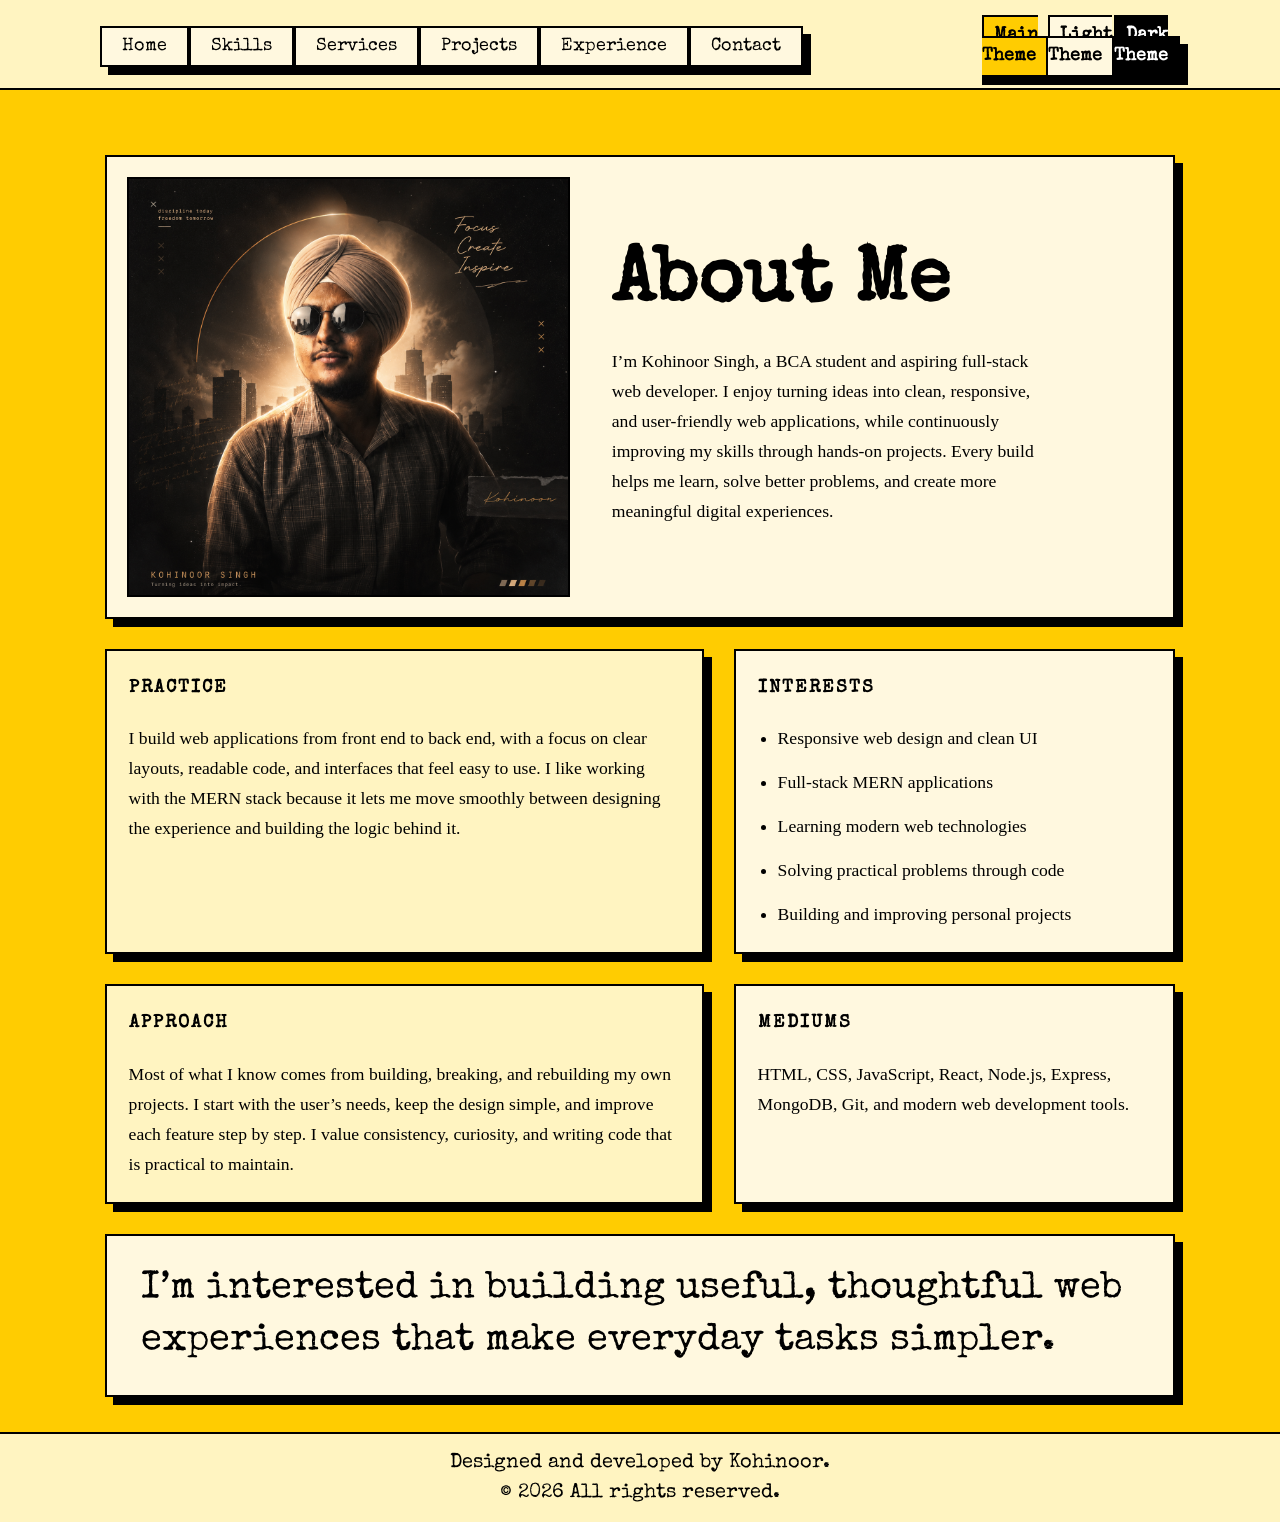
<file: AboutPage/about.html>
<!DOCTYPE html>
<html lang="en">
<head>
    <meta charset="UTF-8">
    <meta name="viewport" content="width=device-width, initial-scale=1.0">
    <title>About</title>
    <link rel="stylesheet" href="about.css">
    <!-- <link rel="stylesheet" href="index.css"> -->
</head>
<body>
    <div class="container_of_nav_container">
      <nav class="navbar">
        <!-- nav link section start -->
        <div class="nav_container">
          <div><a href="../index.html">Home</a></div>
          <div><a href="../SkillsPage/skills.html">Skills</a></div>
          <div><a href="#Services">Services</a></div>
          <div><a href="#projects">Projects</a></div>
          <div><a href="#experience">Experience</a></div>
          <div><a href="#contact">Contact</a></div>
          
        </div>

        <!-- nav link section end -->

        <div class="freespace"></div>

        <!-- theme section start -->

        <div class="theme_container">
          <div><a class="main_theme" href="#Present-theme">Main Theme</a></div>
          <div><a class="light_theme" href="#Light-theme">Light Theme</a></div>
          <div><a class="dark_theme"  href="#Dark-theme">Dark Theme</a></div>
        </div>

        <!-- theme section end -->
      </nav>
    </div>
    
    <main>
        <div class="about_container">
            <div class="about_items item1">
              <img src="../Images/about.png" alt="Kohinoor Singh" class="about_portrait">
              <div class="intro_content">
                <h1>About Me</h1>
                <p>I’m Kohinoor Singh, a BCA student and aspiring full-stack web developer. I enjoy turning ideas into clean, responsive, and user-friendly web applications, while continuously improving my skills through hands-on projects. Every build helps me learn, solve better problems, and create more meaningful digital experiences.</p>
              </div>
            </div>
            <div class="about_items item2">
              <h2>Practice</h2>
              <p>I build web applications from front end to back end, with a focus on clear layouts, readable code, and interfaces that feel easy to use. I like working with the MERN stack because it lets me move smoothly between designing the experience and building the logic behind it.</p>
            </div>
            <div class="about_items item3">
              <h2>Interests</h2>
              <ul>
                <li>Responsive web design and clean UI</li>
                <li>Full-stack MERN applications</li>
                <li>Learning modern web technologies</li>
                <li>Solving practical problems through code</li>
                <li>Building and improving personal projects</li>
              </ul>
            </div>
            <div class="about_items item4">
              <h2>Approach</h2>
              <p>Most of what I know comes from building, breaking, and rebuilding my own projects. I start with the user’s needs, keep the design simple, and improve each feature step by step. I value consistency, curiosity, and writing code that is practical to maintain.</p>
            </div>
            <div class="about_items item5">
              <h2>Mediums</h2>
              <p>HTML, CSS, JavaScript, React, Node.js, Express, MongoDB, Git, and modern web development tools.</p>
            </div>
            <div class="about_items item6">I’m interested in building useful, thoughtful web experiences that make everyday tasks simpler.</div>
        </div>
    </main>


    <footer class="footer_container">
      <div class="designed_by">Designed and developed by Kohinoor.</div>
      <div class="copyright">© 2026 All rights reserved.</div>
    </footer>
    
</body>
</html>
</file>
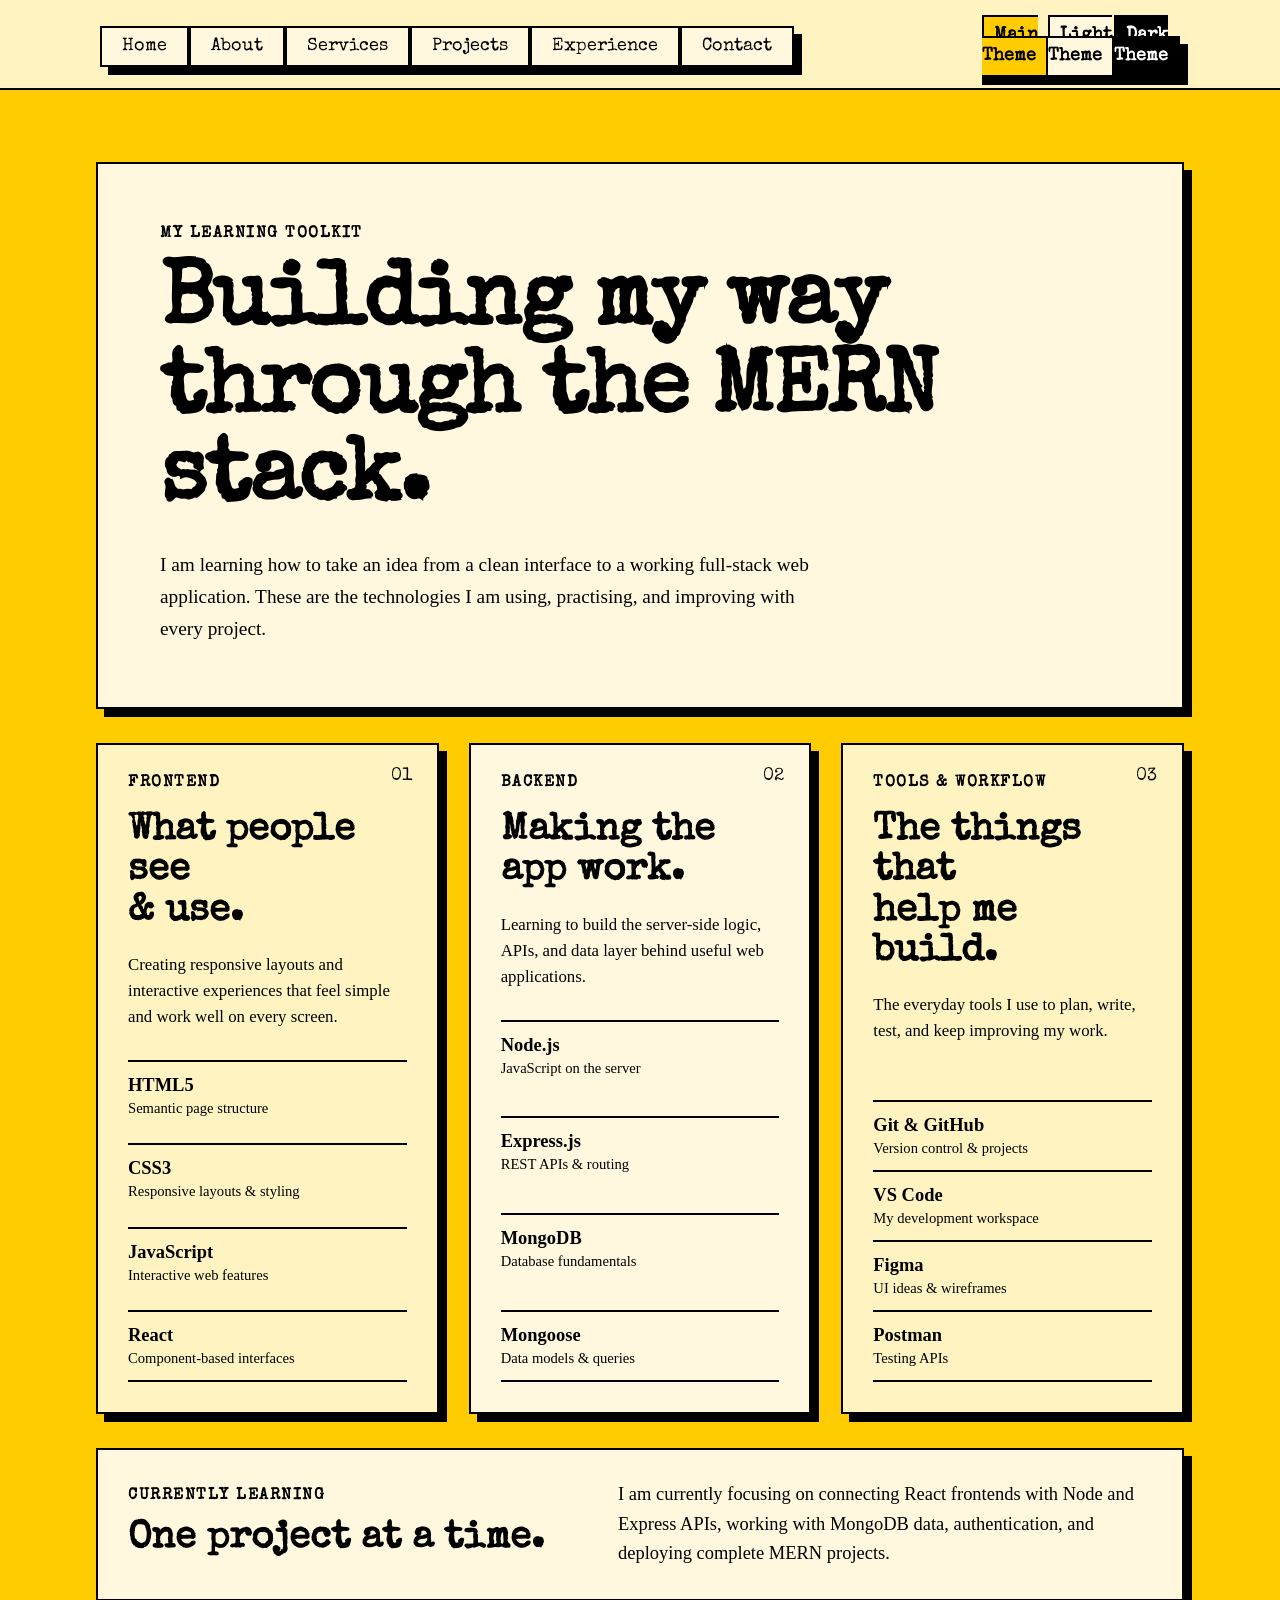
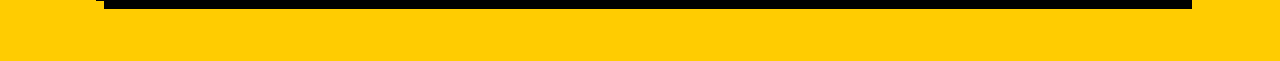
<file: Skills Page/skills.html>
<!DOCTYPE html>
<html lang="en">
<head>
    <meta charset="UTF-8">
    <meta name="viewport" content="width=device-width, initial-scale=1.0">
    <title>Skills | Kohinoor Singh</title>
    <link rel="stylesheet" href="skills.css">
</head>
<body>
    <!-- navbar start -->
    <div class="container_of_nav_container">
        <nav class="navbar">
            <!-- nav link section start -->
            <div class="nav_container">
                <div><a href="../Home%20Page/index.html">Home</a></div>
                <div><a href="../About%20Page/about.html">About</a></div>
                <div><a href="#Services">Services</a></div>
                <div><a href="#projects">Projects</a></div>
                <div><a href="#experience">Experience</a></div>
                <div><a href="#contact">Contact</a></div>
            </div>
            <!-- nav link section end -->

            <div class="freespace"></div>

            <!-- theme section start -->
            <div class="theme_container">
                <div><a class="main_theme" href="#Present-theme">Main Theme</a></div>
                <div><a class="light_theme" href="#Light-theme">Light Theme</a></div>
                <div><a class="dark_theme" href="#Dark-theme">Dark Theme</a></div>
            </div>
            <!-- theme section end -->
        </nav>
    </div>
    <!-- navbar end -->

    <main>
        <section class="skills-intro">
            <p class="eyebrow">My Learning Toolkit</p>
            <h1>Building my way<br>through the  MERN stack.</h1>
            <p class="intro-copy">
                I am learning how to take an idea from a clean interface to a working full-stack web application.
                These are the technologies I am using, practising, and improving with every project.
            </p>
        </section>

        <section class="skill-groups" aria-label="Skills by category">
            <article class="skill-card frontend-card">
                <div class="card-number">01</div>
                <p class="eyebrow">Frontend</p>
                <h2>What people see<br>&amp; use.</h2>
                <p class="card-copy">
                    Creating responsive layouts and interactive experiences that feel simple and work well on every screen.
                </p>
                <ul class="skill-list">
                    <li>
                        <span>HTML5</span>
                        <small>Semantic page structure</small>
                    </li>
                    <li>
                        <span>CSS3</span>
                        <small>Responsive layouts &amp; styling</small>
                    </li>
                    <li>
                        <span>JavaScript</span>
                        <small>Interactive web features</small>
                    </li>
                    <li>
                        <span>React</span>
                        <small>Component-based interfaces</small>
                    </li>
                </ul>
            </article>

            <article class="skill-card backend-card">
                <div class="card-number">02</div>
                <p class="eyebrow">Backend</p>
                <h2>Making the<br>app work.</h2>
                <p class="card-copy">
                    Learning to build the server-side logic, APIs, and data layer behind useful web applications.
                </p>
                <ul class="skill-list">
                    <li>
                        <span>Node.js</span>
                        <small>JavaScript on the server</small>
                    </li>
                    <li>
                        <span>Express.js</span>
                        <small>REST APIs &amp; routing</small>
                    </li>
                    <li>
                        <span>MongoDB</span>
                        <small>Database fundamentals</small>
                    </li>
                    <li>
                        <span>Mongoose</span>
                        <small>Data models &amp; queries</small>
                    </li>
                </ul>
            </article>

            <article class="skill-card tools-card">
                <div class="card-number">03</div>
                <p class="eyebrow">Tools &amp; Workflow</p>
                <h2>The things that<br>help me build.</h2>
                <p class="card-copy">
                    The everyday tools I use to plan, write, test, and keep improving my work.
                </p>
                <ul class="skill-list">
                    <li>
                        <span>Git &amp; GitHub</span>
                        <small>Version control &amp; projects</small>
                    </li>
                    <li>
                        <span>VS Code</span>
                        <small>My development workspace</small>
                    </li>
                    <li>
                        <span>Figma</span>
                        <small>UI ideas &amp; wireframes</small>
                    </li>
                    <li>
                        <span>Postman</span>
                        <small>Testing APIs</small>
                    </li>
                </ul>
            </article>
        </section>

        <section class="learning-now">
            <div>
                <p class="eyebrow">Currently Learning</p>
                <h2>One project at a time.</h2>
            </div>
            <p>
                I am currently focusing on connecting React frontends with Node and Express APIs,
                working with MongoDB data, authentication, and deploying complete MERN projects.
            </p>
        </section>
    </main>

    <!--
    <footer>
        <span>Designed and developed by Kohinoor.</span>
        <span>© 2026 All rights reserved.</span>
    </footer>
    -->
</body>
</html>
</file>
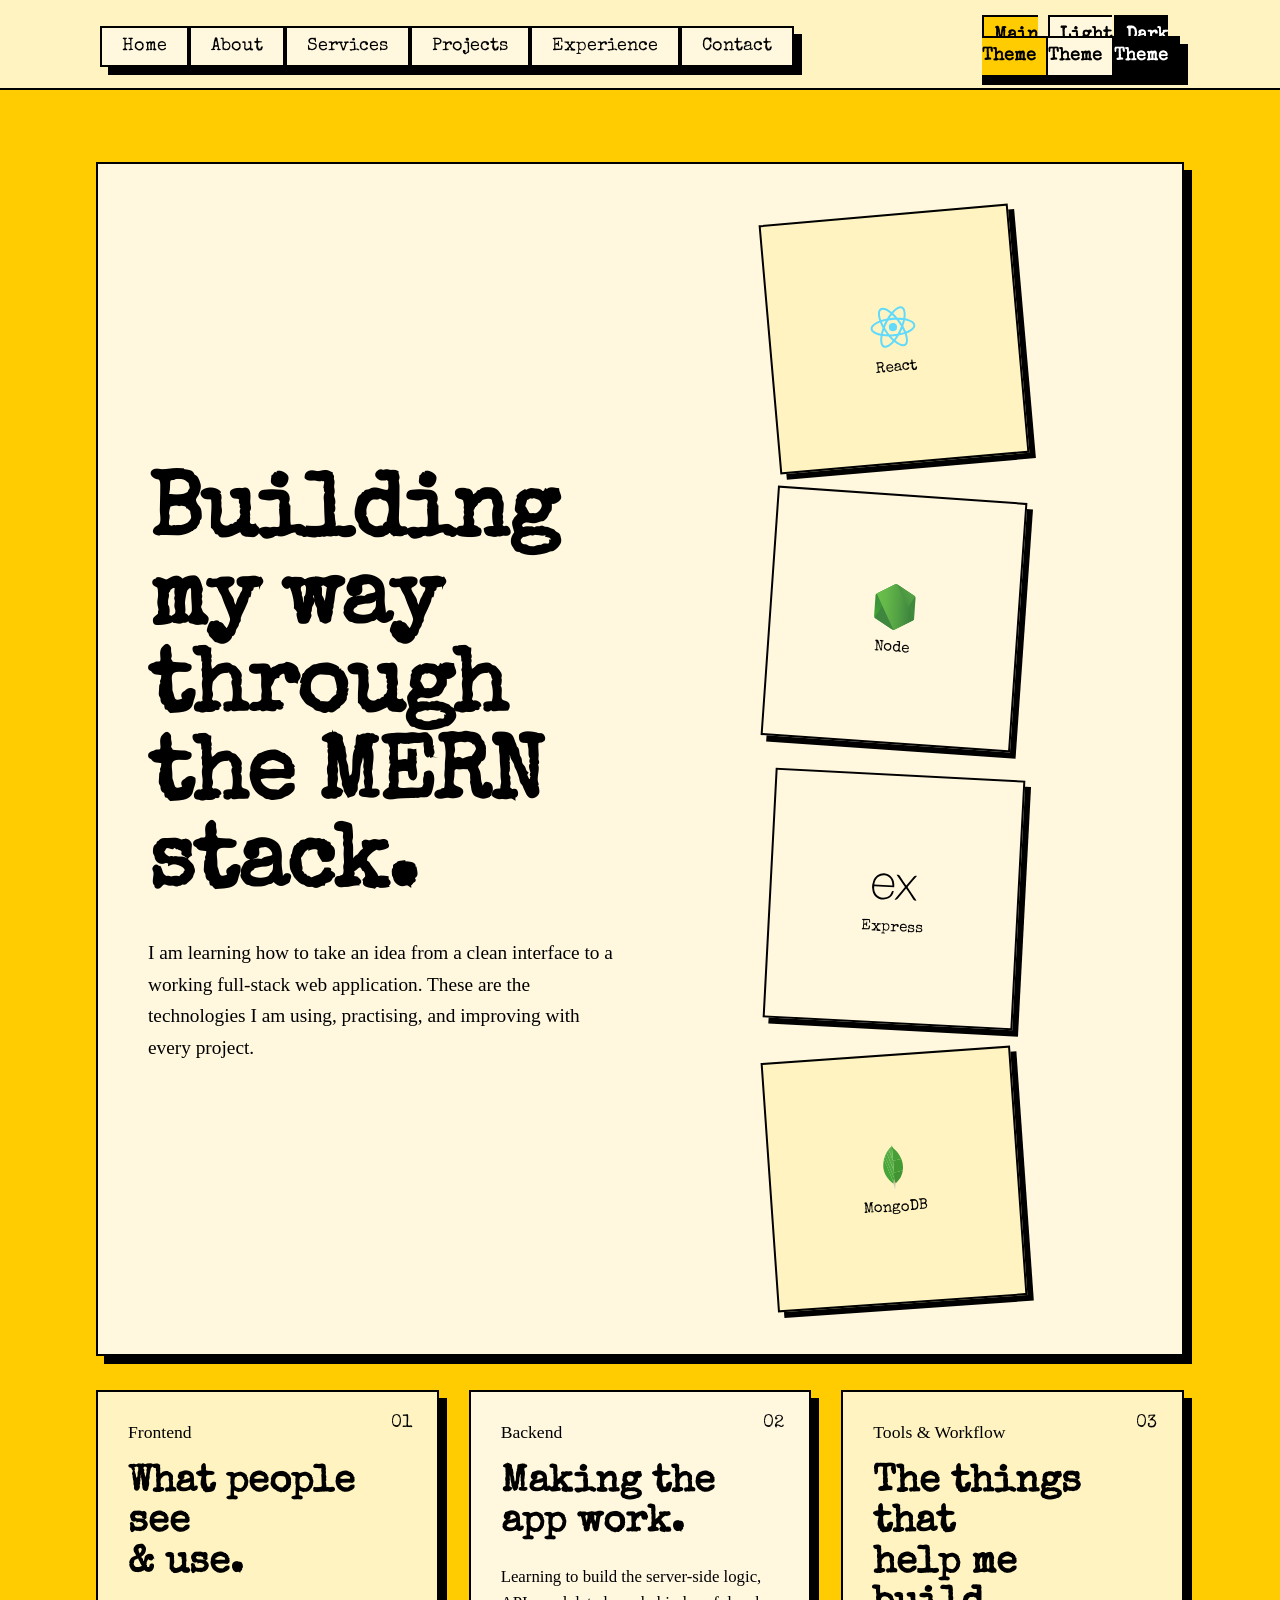
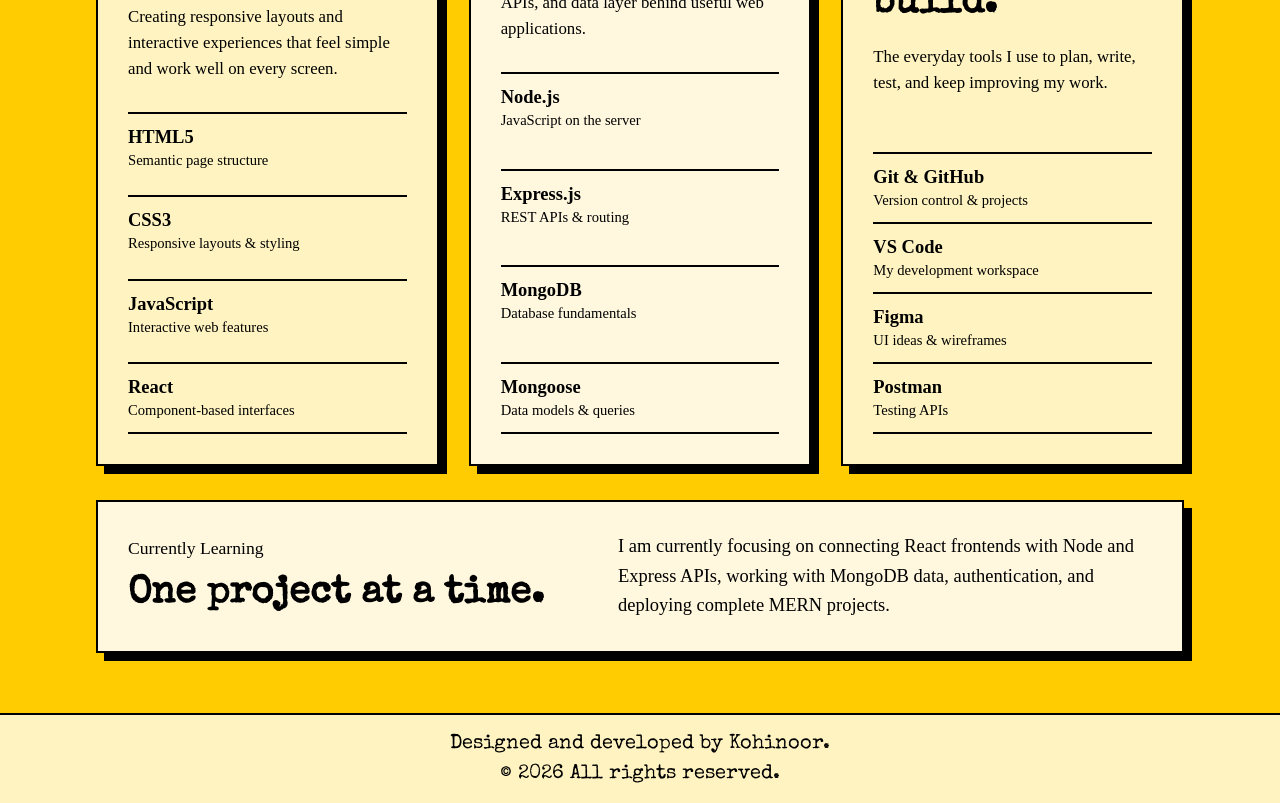
<file: SkillsPage/skills.html>
<!DOCTYPE html>
<html lang="en">
<head>
    <meta charset="UTF-8">
    <meta name="viewport" content="width=device-width, initial-scale=1.0">
    <title>Skills | Kohinoor Singh</title>
    <link rel="stylesheet" href="skills.css">
</head>
<body>
    <!-- navbar start -->
    <div class="container_of_nav_container">
        <nav class="navbar">
            <!-- nav link section start -->
            <div class="nav_container">
                <div><a href="../index.html">Home</a></div>
                <div><a href="../AboutPage/about.html">About</a></div>
                <div><a href="#Services">Services</a></div>
                <div><a href="#projects">Projects</a></div>
                <div><a href="#experience">Experience</a></div>
                <div><a href="#contact">Contact</a></div>
            </div>
            <!-- nav link section end -->

            <div class="freespace"></div>

            <!-- theme section start -->
            <div class="theme_container">
                <div><a class="main_theme" href="#Present-theme">Main Theme</a></div>
                <div><a class="light_theme" href="#Light-theme">Light Theme</a></div>
                <div><a class="dark_theme" href="#Dark-theme">Dark Theme</a></div>
            </div>
            <!-- theme section end -->
        </nav>
    </div>
    <!-- navbar end -->

    <main>
        <section class="skills-intro">
           <div class="skills_text_container">
            
            <h1>Building my way<br>through the  MERN stack.</h1>
            <p class="intro-copy">
                I am learning how to take an idea from a clean interface to a working full-stack web application.
                These are the technologies I am using, practising, and improving with every project.
            </p>
            </div>

            <div class="skills-visual" aria-hidden="true">
                <div class="tech-tile tile-react">
                    <img src="../Images/react-original.svg" alt="">
                    <span>React</span>
                </div>
                <div class="tech-tile tile-node">
                    <img src="../Images/nodejs-original.svg" alt="">
                    <span>Node</span>
                </div>
                <div class="tech-tile tile-express">
                    <img src="../Images/express-original.svg" alt="">
                    <span>Express</span>
                </div>
                <div class="tech-tile tile-mongo">
                    <img src="../Images/mongodb-original.svg" alt="">
                    <span>MongoDB</span>
                </div>
            </div>
        </section>

        <section class="skill-groups" aria-label="Skills by category">
            <article class="skill-card frontend-card">
                <div class="card-number">01</div>
                <p class="eyebrow">Frontend</p>
                <h2>What people see<br>&amp; use.</h2>
                <p class="card-copy">
                    Creating responsive layouts and interactive experiences that feel simple and work well on every screen.
                </p>
                <ul class="skill-list">
                    <li>
                        <span>HTML5</span>
                        <small>Semantic page structure</small>
                    </li>
                    <li>
                        <span>CSS3</span>
                        <small>Responsive layouts &amp; styling</small>
                    </li>
                    <li>
                        <span>JavaScript</span>
                        <small>Interactive web features</small>
                    </li>
                    <li>
                        <span>React</span>
                        <small>Component-based interfaces</small>
                    </li>
                </ul>
            </article>

            <article class="skill-card backend-card">
                <div class="card-number">02</div>
                <p class="eyebrow">Backend</p>
                <h2>Making the<br>app work.</h2>
                <p class="card-copy">
                    Learning to build the server-side logic, APIs, and data layer behind useful web applications.
                </p>
                <ul class="skill-list">
                    <li>
                        <span>Node.js</span>
                        <small>JavaScript on the server</small>
                    </li>
                    <li>
                        <span>Express.js</span>
                        <small>REST APIs &amp; routing</small>
                    </li>
                    <li>
                        <span>MongoDB</span>
                        <small>Database fundamentals</small>
                    </li>
                    <li>
                        <span>Mongoose</span>
                        <small>Data models &amp; queries</small>
                    </li>
                </ul>
            </article>

            <article class="skill-card tools-card">
                <div class="card-number">03</div>
                <p class="eyebrow">Tools &amp; Workflow</p>
                <h2>The things that<br>help me build.</h2>
                <p class="card-copy">
                    The everyday tools I use to plan, write, test, and keep improving my work.
                </p>
                <ul class="skill-list">
                    <li>
                        <span>Git &amp; GitHub</span>
                        <small>Version control &amp; projects</small>
                    </li>
                    <li>
                        <span>VS Code</span>
                        <small>My development workspace</small>
                    </li>
                    <li>
                        <span>Figma</span>
                        <small>UI ideas &amp; wireframes</small>
                    </li>
                    <li>
                        <span>Postman</span>
                        <small>Testing APIs</small>
                    </li>
                </ul>
            </article>
        </section>

        <section class="learning-now">
            <div>
                <p class="eyebrow">Currently Learning</p>
                <h2>One project at a time.</h2>
            </div>
            <p>
                I am currently focusing on connecting React frontends with Node and Express APIs,
                working with MongoDB data, authentication, and deploying complete MERN projects.
            </p>
        </section>
    </main>

    
    <footer class="footer_container">
      <div class="designed_by">Designed and developed by Kohinoor.</div>
      <div class="copyright">© 2026 All rights reserved.</div>
    </footer>
   
</body>
</html>
</file>
<file: index.css>
@import url('https://fonts.googleapis.com/css2?family=Special+Elite&display=swap');


/* Variables */

:root{
    --primary:  #FFCC01;
    --secondary: #FFF8DF;
    --tertiary: #FFF4C1;
    --bigfont: "Special Elite";
    --smallfont: "sans-serif";
    --box_shadow: 8px 8px 0px black;
}



/* main css */
*{
    padding: 0;
    margin: 0;
    font-size: 1.05rem;
    box-sizing: border-box;
    font-family: var(--smallfont);
}

body{
    background-color: var(--primary);
    min-height: 100vh;
    
    
}

/* Navbar */



.container_of_nav_container{
    display: flex;
    flex-direction: row;
    justify-content: center;
    background-color: red;
    
}



.navbar{
    height: 90px;
    
    width: 100%;
    display: flex;
    flex-direction: row;
    background-color: var(--tertiary);
    position: fixed;
    border-bottom: 2px solid black;
    top: 0;
    z-index: 10;
    
    
    

}

.nav_container{
    height: 100%;
    padding-left: 100px;
    flex: 2;
    display: flex;
    flex-direction: row;
    justify-content: space-evenly;
    align-items: center;
    font-size: 1.2rem;
    
    
    
    
    
}

.nav_container a{
    text-decoration: none;
    color: black;
     background-color: var(--secondary);
    padding: 10px 20px 10px 20px;
    border: 2px solid black;
    box-shadow: var(--box_shadow);
    cursor: pointer;
    font-family: var(--bigfont);
    

    
}
.nav_container div a:hover{
    color:orange ;
    transform: translate(4px,4px);
    background-color: #301700;
    border: 2px solid orange;
    transition: all .2s ease;
}





.freespace{
    flex: 1;
}

.theme_container{
    /* border: 2px solid black ; */
    height: 100%;
    flex: 1;
    padding-right: 100px;
    display: flex;
    flex-direction: row;
    justify-content: space-evenly;
    align-items: center;
    
}

.theme_container div a{
    text-decoration: none;
    font-weight: 900;
   
    padding: 10px 10px 10px 10px;
    border: 2px solid black;
    box-shadow: var(--box_shadow);
    cursor: pointer;
    font-family: var(--bigfont)
}



.main_theme{
    background-color: var(--primary);
    color: black;
}

.light_theme{
    background-color: var(--secondary);
    color: #000000;
}

.dark_theme{
    background-color: black;
    color: white;
    
}






/* Main Section*/

main{
    
    padding-top:140px;
    padding-bottom: 60px;
    gap: 30px;
    
    display: flex;
    justify-content: center;
    flex-direction: column;
    height: auto;
    align-items: center;

}

/* hero section */

.hero_container{
    background-color: var(--secondary);
    height: 550px;
    width: 85%;
    border: 2px solid black;
    box-shadow: var(--box_shadow);
    display: flex;
    align-items: center;
    padding: 25px;
    gap: 30px;
    box-sizing: border-box;

    
}



/* hero image */

.hero_img_container{
    
    height: 100%;
    flex: 0.8;
    border: 2px solid black;
    display: flex;
    
  
}

.hero_img_container img{
    object-fit: cover;
    height: 100%;
    width: 100%;
    
    
}

/* hero text */

.small_hero_text{
    font-family: var(--bigfont);
}

.hero_text{
    
    height: 100%;
    flex: 1.2;
    padding-top: 0.5rem;
    display: flex;
    flex-direction: column;
    gap: 60px;
    font-size: 1.2rem;
    
}



.hero_name{
    font-size: 5.9rem;
    font-family: var(--bigfont);
    font-weight: 900;
    /* position: relative;
    top: 40px; */
}





.hero_button button{

    
    
    padding: 10px 20px 10px 20px;
    font-size: 1.2rem;
     
    box-shadow: var(--box_shadow);
    border: 3px solid black;
    cursor: pointer;
    
}

.hero_button button:hover{
    transform: translate(4px,4px);
    
    transition: all .2s ease;
}


.hero_button{
    display: flex;
    gap: 20px;
    
}


.github{
    background-color: var(--tertiary);
    font-weight: 600;

}

.github:hover{
    background-color: #301700;
    
    color: orange;
    border: 2px solid orange;
    
    
    
}
.view_project{
    background-color: var(--secondary);
    
    font-weight: 600;
}
.view_project:hover{
    background-color: #301700;
    
    color: rgb(40, 150, 246);
    border: 2px solid rgb(40, 150, 246);
   
}

/* sub hero section */

.sub_hero_container{
    background-color: var(--secondary);
    height: 90px;
    width: 85%;
    border: 2px solid black;
    box-shadow: var(--box_shadow);
    display: flex;
    flex-direction: row;
    box-sizing: border-box;
    
    
    
}

.based_in{
    border-right: 2px solid black;
    flex: 1;
  
}
.based_in span{
    font-family: var(--bigfont);
}
.focus{
    border-right: 2px solid black;
    flex: 1;
}
.focus span{
    font-family: var(--bigfont);
}
.status{
    
    flex: 1;
    
}
.status span{
    font-family: var(--bigfont);
}

.focus, .based_in, .status{
    padding: 10px;
     display: flex;
    flex-direction: column;
    justify-content: center;
   
}

.bold{
    font-weight: 900;
}

/* ================================ */
/* About Me + Links section         */
/* ================================ */

.about_links_container{
    width: 85%;
    display: flex;
    flex-direction: row;
    gap: 30px;
    align-items: stretch;
}

.eyebrow{
    font-family: var(--bigfont);
    font-size: 1rem;
    letter-spacing: 2px;
    text-transform: uppercase;
    margin-bottom: 20px;
}

.about_box{
    background-color: var(--secondary);
    border: 2px solid black;
    box-shadow: var(--box_shadow);
    flex: 1.4;
    padding: 30px;
    display: flex;
    flex-direction: column;
    gap: 25px;
}

.about_heading{
    font-family: var(--bigfont);
    font-size: 2.6rem;
    line-height: 1.25;
    font-weight: 900;
}

.about_paragraph{
   font-size: 1.2rem;
    line-height: 1.6;
}

.wanna_know_more{
    align-self: flex-start;
    background-color: var(--tertiary);
    padding: 12px 20px;
    font-size: 1rem;
    font-weight: 600;
    border: 3px solid black;
    box-shadow: var(--box_shadow);
    cursor: pointer;
}

.wanna_know_more:hover{
    transform: translate(4px,4px);
    box-shadow: none;
    transition: all .2s ease;
    background-color: #301700;
    color: orange;
    border-color: orange;
}

.links_box{
    background-color: var(--tertiary);
    border: 2px solid black;
    box-shadow: var(--box_shadow);
    flex: 1;
    padding: 30px;
    display: flex;
    flex-direction: column;
}

.link_card{
    border: 2px solid black;
    padding: 18px;
    margin-bottom: 20px;
    text-decoration: none;
    color: black;
    display: block;
    background-color: var(--secondary);
    box-shadow: var(--box_shadow);
}

.link_card:last-child{
    margin-bottom: 0;
}

.link_card:hover{
    
    transform: translate(4px,4px);
    transition: all .2s ease;
}

.link_title{
    font-weight: 900;
    font-size: 1.1rem;
    margin-bottom: 8px;
}

.link_desc{
    font-size: 0.95rem;
    line-height: 1.4;
}

.link_card{
    display: flex;
    align-items: center;
    gap: 16px;
}

.link_icon{
    font-size: 1.8rem;
    flex-shrink: 0;
    width: 32px;
    text-align: center;
}

.github_link .link_icon{ color: #181717; }
.linkedin_link .link_icon{ color: #0A66C2; }
.instagram_link .link_icon{ color: #E4405F; }
.leetcode_link .link_icon{ color: #FFA116; }

/* ================================ */
/* Tools section                    */
/* ================================ */

.tools_container{
    background-color: var(--tertiary);
    border: 2px solid black;
    box-shadow: var(--box_shadow);
    width: 85%;
    padding: 30px;
}

.tools_grid{
    display: flex;
    flex-wrap: wrap;
    gap: 16px;
}

.tool_tag{
    border: 2px solid black;
    padding: 12px 22px;
    font-weight: 600;
    font-size: 1rem;
    background-color: var(--secondary);
    box-shadow: var(--box_shadow);
}

.tool_tag:hover{
    transform: translate(4px,4px);
    transition: all .2s ease;
}



/* ================================ */
/* showcase section                 */
/* ================================ */


.showcase_container{
     background-color: var(--secondary);
    height: 400px;
    width: 85%;
    border: 2px solid black;
    box-shadow: var(--box_shadow);
    display: flex;
    align-items: center;
    padding: 25px;
    gap: 30px;
    box-sizing: border-box;
}


.showcase_text_container{
    display: flex;
    flex-direction: column;
    gap: 50px;
    padding-top: 40px;
    flex: 1.4;
    height: 100%;
    
}

.main_showcase_text{
    font-family: var(--bigfont);
    font-weight: 900;
    font-size: 4.5rem;
}
.small_showcase_text{
    font-size: 1.2rem;
}

.showcase_image_container{
    
    flex: 1;
    height: 100%;
}
.showcase_image_container img{
    height: 100%;
    width: 100%;
    object-fit: cover;
}

/* ================================ */
/*   Available Section              */
/* ================================ */


.available_container{
    background-color: var(--secondary);
    height: 120px;
    width: 85%;
    border: 2px solid black;
    box-shadow: var(--box_shadow);
    font-size: 3rem;
    font-family: var(--bigfont);
    font-weight: 500;
    display: flex;
    justify-content: center;
    align-items: center;
}

/* ================================ */
/* Footer                          */
/* ================================ */

.footer_container{
    height: 90px;
    
    width: 100%;
    display: flex;
    flex-direction: row;
    background-color: var(--tertiary);
    border-top: 2px solid black;
    display: flex;
    flex-direction: column;
    justify-content: center;
    align-items: center;
    gap: 10px;
    
}

.copyright, .designed_by{
    font-family: var(--bigfont);
    font-size: 1.2rem;
    font-weight: 400;
}



/* ================================ */
/* Responsive                       */
/* ================================ */

/* ---------- Tablet: 1024px and below ---------- */
@media (max-width: 1024px) {

    .nav_container{
        padding-left: 30px;
        font-size: 1rem;
    }

    .nav_container a{
        padding: 8px 14px 8px 14px;
    }

    .theme_container{
        padding-right: 30px;
    }

    .theme_container div a{
        padding: 8px 8px;
        font-size: 0.9rem;
    }

    .hero_name{
        font-size: 4.2rem;
    }

    .main_showcase_text{
        font-size: 3.2rem;
    }

    .available_container{
        font-size: 2.2rem;
        height: auto;
        padding: 25px 15px;
    }
}


/* ---------- Mobile / Tablet-portrait: 768px and below ---------- */
@media (max-width: 768px) {

    /* Navbar: stack links, freespace, theme buttons vertically */
    .navbar{
        height: auto;
        flex-direction: column;
        position: relative; /* avoid huge fixed nav eating the whole screen */
    }

    main{
        padding-top: 20px;
    }

    .nav_container{
        padding-left: 10px;
        padding-right: 10px;
        flex-wrap: wrap;
        justify-content: center;
        gap: 12px;
        padding-top: 15px;
        padding-bottom: 10px;
    }

    .freespace{
        display: none;
    }

    .theme_container{
        padding: 10px;
        flex-wrap: wrap;
        justify-content: center;
        gap: 10px;
        padding-bottom: 15px;
    }

    /* Hero: image on top, text below */
    .hero_container{
        flex-direction: column;
        height: auto;
        width: 92%;
        padding: 20px;
        gap: 20px;
    }

    .hero_img_container{
        width: 100%;
        height: 320px;
        flex: none;
    }

    .hero_text{
        flex: none;
        width: 100%;
        gap: 25px;
    }

    .hero_name{
        font-size: 3rem;
    }

    .hero_description{
        font-size: 1rem;
    }

    .hero_button{
        flex-wrap: wrap;
    }

    /* Sub hero stats: stack instead of 3-column row */
    .sub_hero_container{
        flex-direction: column;
        height: auto;
        width: 92%;
    }

    .based_in, .focus, .status{
        border-right: none;
        border-bottom: 2px solid black;
    }

    .status{
        border-bottom: none;
    }

    /* About + Links: stack */
    .about_links_container{
        flex-direction: column;
        width: 92%;
    }

    .about_box, .links_box{
        flex: none;
        width: 100%;
    }

    .about_heading{
        font-size: 2rem;
    }

    .about_paragraph{
        font-size: 1.05rem;
    }

    .tools_container{
        width: 92%;
    }

    /* Showcase: stack, image below text */
    .showcase_container{
        flex-direction: column;
        height: auto;
        width: 92%;
        padding: 20px;
    }

    .showcase_text_container{
        flex: none;
        width: 100%;
        padding-top: 0;
        gap: 25px;
    }

    .main_showcase_text{
        font-size: 2.4rem;
    }

    .small_showcase_text{
        font-size: 1rem;
    }

    .showcase_image_container{
        flex: none;
        width: 100%;
        height: 280px;
    }

    .available_container{
        width: 92%;
        font-size: 1.6rem;
        text-align: center;
    }
}


/* ---------- Small mobile: 480px and below ---------- */
@media (max-width: 480px) {

    .nav_container a{
        font-size: 0.85rem;
        padding: 8px 10px;
    }

    .theme_container div a{
        font-size: 0.75rem;
        padding: 6px 8px;
    }

    .hero_container{
        width: 95%;
        padding: 15px;
    }

    .hero_img_container{
        height: 240px;
    }

    .hero_name{
        font-size: 2.2rem;
    }

    .small_hero_text{
        font-size: 1rem;
    }

    .hero_description{
        font-size: 0.95rem;
    }

    .hero_button{
        flex-direction: column;
        gap: 12px;
    }

    .hero_button button{
        width: 100%;
    }

    .sub_hero_container, .about_links_container, .tools_container, .showcase_container, .available_container{
        width: 95%;
    }

    .about_heading{
        font-size: 1.6rem;
    }

    .main_showcase_text{
        font-size: 1.8rem;
    }

    .tool_tag{
        padding: 10px 16px;
        font-size: 0.9rem;
    }

    .available_container{
        font-size: 1.2rem;
    }

    .footer_container{
        height: auto;
        padding: 20px 10px;
    }

    .copyright, .designed_by{
        font-size: 0.9rem;
        text-align: center;
    }
}
</file>
<file: Home Page/index.css>
@import url('https://fonts.googleapis.com/css2?family=Special+Elite&display=swap');


/* Variables */

:root{
    --primary:  #FFCC01;
    --secondary: #FFF8DF;
    --tertiary: #FFF4C1;
    --bigfont: "Special Elite";
    --smallfont: "sans-serif";
    --box_shadow: 8px 8px 0px black;
}



/* main css */
*{
    padding: 0;
    margin: 0;
    font-size: 1.05rem;
    box-sizing: border-box;
    font-family: var(--smallfont);
}

body{
    background-color: var(--primary);
    min-height: 100vh;
    
    
}

/* Navbar */



.container_of_nav_container{
    display: flex;
    flex-direction: row;
    justify-content: center;
    background-color: red;
    
}



.navbar{
    height: 90px;
    
    width: 100%;
    display: flex;
    flex-direction: row;
    background-color: var(--tertiary);
    position: fixed;
    border-bottom: 2px solid black;
    top: 0;
    z-index: 10;
    
    
    

}

.nav_container{
    height: 100%;
    padding-left: 100px;
    flex: 2;
    display: flex;
    flex-direction: row;
    justify-content: space-evenly;
    align-items: center;
    font-size: 1.2rem;
    
    
    
    
    
}

.nav_container a{
    text-decoration: none;
    color: black;
     background-color: var(--secondary);
    padding: 10px 20px 10px 20px;
    border: 2px solid black;
    box-shadow: var(--box_shadow);
    cursor: pointer;
    font-family: var(--bigfont);
    

    
}
.nav_container div a:hover{
    color:orange ;
    transform: translate(4px,4px);
    background-color: #301700;
    border: 2px solid orange;
    transition: all .2s ease;
}





.freespace{
    flex: 1;
}

.theme_container{
    /* border: 2px solid black ; */
    height: 100%;
    flex: 1;
    padding-right: 100px;
    display: flex;
    flex-direction: row;
    justify-content: space-evenly;
    align-items: center;
    
}

.theme_container div a{
    text-decoration: none;
    font-weight: 900;
   
    padding: 10px 10px 10px 10px;
    border: 2px solid black;
    box-shadow: var(--box_shadow);
    cursor: pointer;
    font-family: var(--bigfont)
}



.main_theme{
    background-color: var(--primary);
    color: black;
}

.light_theme{
    background-color: var(--secondary);
    color: #000000;
}

.dark_theme{
    background-color: black;
    color: white;
    
}






/* Main Section*/

main{
    
    padding-top:140px;
    padding-bottom: 60px;
    gap: 30px;
    
    display: flex;
    justify-content: center;
    flex-direction: column;
    height: auto;
    align-items: center;

}

/* hero section */

.hero_container{
    background-color: var(--secondary);
    height: 550px;
    width: 85%;
    border: 2px solid black;
    box-shadow: var(--box_shadow);
    display: flex;
    align-items: center;
    padding: 25px;
    gap: 30px;
    box-sizing: border-box;

    
}



/* hero image */

.hero_img_container{
    
    height: 100%;
    flex: 0.8;
    border: 2px solid black;
    display: flex;
    
  
}

.hero_img_container img{
    object-fit: cover;
    height: 100%;
    width: 100%;
    
    
}

/* hero text */

.small_hero_text{
    font-family: var(--bigfont);
}

.hero_text{
    
    height: 100%;
    flex: 1.2;
    padding-top: 0.5rem;
    display: flex;
    flex-direction: column;
    gap: 60px;
    font-size: 1.2rem;
    
}



.hero_name{
    font-size: 5.9rem;
    font-family: var(--bigfont);
    font-weight: 900;
    /* position: relative;
    top: 40px; */
}





.hero_button button{

    
    
    padding: 10px 20px 10px 20px;
    font-size: 1.2rem;
     
    box-shadow: var(--box_shadow);
    border: 3px solid black;
    cursor: pointer;
    
}

.hero_button button:hover{
    transform: translate(4px,4px);
    
    transition: all .2s ease;
}


.hero_button{
    display: flex;
    gap: 20px;
    
}


.github{
    background-color: var(--tertiary);
    font-weight: 600;

}

.github:hover{
    background-color: #301700;
    
    color: orange;
    border: 2px solid orange;
    
    
    
}
.view_project{
    background-color: var(--secondary);
    
    font-weight: 600;
}
.view_project:hover{
    background-color: #301700;
    
    color: rgb(40, 150, 246);
    border: 2px solid rgb(40, 150, 246);
   
}

/* sub hero section */

.sub_hero_container{
    background-color: var(--secondary);
    height: 90px;
    width: 85%;
    border: 2px solid black;
    box-shadow: var(--box_shadow);
    display: flex;
    flex-direction: row;
    box-sizing: border-box;
    
    
    
}

.based_in{
    border-right: 2px solid black;
    flex: 1;
  
}
.based_in span{
    font-family: var(--bigfont);
}
.focus{
    border-right: 2px solid black;
    flex: 1;
}
.focus span{
    font-family: var(--bigfont);
}
.status{
    
    flex: 1;
    
}
.status span{
    font-family: var(--bigfont);
}

.focus, .based_in, .status{
    padding: 10px;
     display: flex;
    flex-direction: column;
    justify-content: center;
   
}

.bold{
    font-weight: 900;
}

/* ================================ */
/* About Me + Links section         */
/* ================================ */

.about_links_container{
    width: 85%;
    display: flex;
    flex-direction: row;
    gap: 30px;
    align-items: stretch;
}

.eyebrow{
    font-family: var(--bigfont);
    font-size: 1rem;
    letter-spacing: 2px;
    text-transform: uppercase;
    margin-bottom: 20px;
}

.about_box{
    background-color: var(--secondary);
    border: 2px solid black;
    box-shadow: var(--box_shadow);
    flex: 1.4;
    padding: 30px;
    display: flex;
    flex-direction: column;
    gap: 25px;
}

.about_heading{
    font-family: var(--bigfont);
    font-size: 2.6rem;
    line-height: 1.25;
    font-weight: 900;
}

.about_paragraph{
   font-size: 1.2rem;
    line-height: 1.6;
}

.wanna_know_more{
    align-self: flex-start;
    background-color: var(--tertiary);
    padding: 12px 20px;
    font-size: 1rem;
    font-weight: 600;
    border: 3px solid black;
    box-shadow: var(--box_shadow);
    cursor: pointer;
}

.wanna_know_more:hover{
    transform: translate(4px,4px);
    box-shadow: none;
    transition: all .2s ease;
    background-color: #301700;
    color: orange;
    border-color: orange;
}

.links_box{
    background-color: var(--tertiary);
    border: 2px solid black;
    box-shadow: var(--box_shadow);
    flex: 1;
    padding: 30px;
    display: flex;
    flex-direction: column;
}

.link_card{
    border: 2px solid black;
    padding: 18px;
    margin-bottom: 20px;
    text-decoration: none;
    color: black;
    display: block;
    background-color: var(--secondary);
    box-shadow: var(--box_shadow);
}

.link_card:last-child{
    margin-bottom: 0;
}

.link_card:hover{
    
    transform: translate(4px,4px);
    transition: all .2s ease;
}

.link_title{
    font-weight: 900;
    font-size: 1.1rem;
    margin-bottom: 8px;
}

.link_desc{
    font-size: 0.95rem;
    line-height: 1.4;
}

/* ================================ */
/* Tools section                    */
/* ================================ */

.tools_container{
    background-color: var(--tertiary);
    border: 2px solid black;
    box-shadow: var(--box_shadow);
    width: 85%;
    padding: 30px;
}

.tools_grid{
    display: flex;
    flex-wrap: wrap;
    gap: 16px;
}

.tool_tag{
    border: 2px solid black;
    padding: 12px 22px;
    font-weight: 600;
    font-size: 1rem;
    background-color: var(--secondary);
    box-shadow: var(--box_shadow);
}

.tool_tag:hover{
    transform: translate(4px,4px);
    transition: all .2s ease;
}



/* ================================ */
/* showcase section                 */
/* ================================ */


.showcase_container{
     background-color: var(--secondary);
    height: 400px;
    width: 85%;
    border: 2px solid black;
    box-shadow: var(--box_shadow);
    display: flex;
    align-items: center;
    padding: 25px;
    gap: 30px;
    box-sizing: border-box;
}


.showcase_text_container{
    display: flex;
    flex-direction: column;
    gap: 50px;
    padding-top: 40px;
    flex: 1.4;
    height: 100%;
    
}

.main_showcase_text{
    font-family: var(--bigfont);
    font-weight: 900;
    font-size: 4.5rem;
}
.small_showcase_text{
    font-size: 1.2rem;
}

.showcase_image_container{
    
    flex: 1;
    height: 100%;
}
.showcase_image_container img{
    height: 100%;
    width: 100%;
    object-fit: cover;
}

/* ================================ */
/*   Available Section              */
/* ================================ */


.available_container{
    background-color: var(--secondary);
    height: 120px;
    width: 85%;
    border: 2px solid black;
    box-shadow: var(--box_shadow);
    font-size: 3rem;
    font-family: var(--bigfont);
    font-weight: 500;
    display: flex;
    justify-content: center;
    align-items: center;
}

/* ================================ */
/* RFooter                          */
/* ================================ */

.footer_container{
    height: 90px;
    
    width: 100%;
    display: flex;
    flex-direction: row;
    background-color: var(--tertiary);
    border-top: 2px solid black;
    display: flex;
    flex-direction: column;
    justify-content: center;
    align-items: center;
    gap: 10px;
    
}

.copyright, .designed_by{
    font-family: var(--bigfont);
    font-size: 1.2rem;
    font-weight: 400;
}



/* ================================ */
/* Responsive                       */
/* ================================ */

/* ---------- Tablet: 1024px and below ---------- */
@media (max-width: 1024px) {

    .nav_container{
        padding-left: 30px;
        font-size: 1rem;
    }

    .nav_container a{
        padding: 8px 14px 8px 14px;
    }

    .theme_container{
        padding-right: 30px;
    }

    .theme_container div a{
        padding: 8px 8px;
        font-size: 0.9rem;
    }

    .hero_name{
        font-size: 4.2rem;
    }

    .main_showcase_text{
        font-size: 3.2rem;
    }

    .available_container{
        font-size: 2.2rem;
        height: auto;
        padding: 25px 15px;
    }
}


/* ---------- Mobile / Tablet-portrait: 768px and below ---------- */
@media (max-width: 768px) {

    /* Navbar: stack links, freespace, theme buttons vertically */
    .navbar{
        height: auto;
        flex-direction: column;
        position: relative; /* avoid huge fixed nav eating the whole screen */
    }

    main{
        padding-top: 20px;
    }

    .nav_container{
        padding-left: 10px;
        padding-right: 10px;
        flex-wrap: wrap;
        justify-content: center;
        gap: 12px;
        padding-top: 15px;
        padding-bottom: 10px;
    }

    .freespace{
        display: none;
    }

    .theme_container{
        padding: 10px;
        flex-wrap: wrap;
        justify-content: center;
        gap: 10px;
        padding-bottom: 15px;
    }

    /* Hero: image on top, text below */
    .hero_container{
        flex-direction: column;
        height: auto;
        width: 92%;
        padding: 20px;
        gap: 20px;
    }

    .hero_img_container{
        width: 100%;
        height: 320px;
        flex: none;
    }

    .hero_text{
        flex: none;
        width: 100%;
        gap: 25px;
    }

    .hero_name{
        font-size: 3rem;
    }

    .hero_description{
        font-size: 1rem;
    }

    .hero_button{
        flex-wrap: wrap;
    }

    /* Sub hero stats: stack instead of 3-column row */
    .sub_hero_container{
        flex-direction: column;
        height: auto;
        width: 92%;
    }

    .based_in, .focus, .status{
        border-right: none;
        border-bottom: 2px solid black;
    }

    .status{
        border-bottom: none;
    }

    /* About + Links: stack */
    .about_links_container{
        flex-direction: column;
        width: 92%;
    }

    .about_box, .links_box{
        flex: none;
        width: 100%;
    }

    .about_heading{
        font-size: 2rem;
    }

    .about_paragraph{
        font-size: 1.05rem;
    }

    .tools_container{
        width: 92%;
    }

    /* Showcase: stack, image below text */
    .showcase_container{
        flex-direction: column;
        height: auto;
        width: 92%;
        padding: 20px;
    }

    .showcase_text_container{
        flex: none;
        width: 100%;
        padding-top: 0;
        gap: 25px;
    }

    .main_showcase_text{
        font-size: 2.4rem;
    }

    .small_showcase_text{
        font-size: 1rem;
    }

    .showcase_image_container{
        flex: none;
        width: 100%;
        height: 280px;
    }

    .available_container{
        width: 92%;
        font-size: 1.6rem;
        text-align: center;
    }
}


/* ---------- Small mobile: 480px and below ---------- */
@media (max-width: 480px) {

    .nav_container a{
        font-size: 0.85rem;
        padding: 8px 10px;
    }

    .theme_container div a{
        font-size: 0.75rem;
        padding: 6px 8px;
    }

    .hero_container{
        width: 95%;
        padding: 15px;
    }

    .hero_img_container{
        height: 240px;
    }

    .hero_name{
        font-size: 2.2rem;
    }

    .small_hero_text{
        font-size: 1rem;
    }

    .hero_description{
        font-size: 0.95rem;
    }

    .hero_button{
        flex-direction: column;
        gap: 12px;
    }

    .hero_button button{
        width: 100%;
    }

    .sub_hero_container, .about_links_container, .tools_container, .showcase_container, .available_container{
        width: 95%;
    }

    .about_heading{
        font-size: 1.6rem;
    }

    .main_showcase_text{
        font-size: 1.8rem;
    }

    .tool_tag{
        padding: 10px 16px;
        font-size: 0.9rem;
    }

    .available_container{
        font-size: 1.2rem;
    }

    .footer_container{
        height: auto;
        padding: 20px 10px;
    }

    .copyright, .designed_by{
        font-size: 0.9rem;
        text-align: center;
    }
}
</file>
<file: HomePage/index.css>
@import url('https://fonts.googleapis.com/css2?family=Special+Elite&display=swap');


/* Variables */

:root{
    --primary:  #FFCC01;
    --secondary: #FFF8DF;
    --tertiary: #FFF4C1;
    --bigfont: "Special Elite";
    --smallfont: "sans-serif";
    --box_shadow: 8px 8px 0px black;
}



/* main css */
*{
    padding: 0;
    margin: 0;
    font-size: 1.05rem;
    box-sizing: border-box;
    font-family: var(--smallfont);
}

body{
    background-color: var(--primary);
    min-height: 100vh;
    
    
}

/* Navbar */



.container_of_nav_container{
    display: flex;
    flex-direction: row;
    justify-content: center;
    background-color: red;
    
}



.navbar{
    height: 90px;
    
    width: 100%;
    display: flex;
    flex-direction: row;
    background-color: var(--tertiary);
    position: fixed;
    border-bottom: 2px solid black;
    top: 0;
    z-index: 10;
    
    
    

}

.nav_container{
    height: 100%;
    padding-left: 100px;
    flex: 2;
    display: flex;
    flex-direction: row;
    justify-content: space-evenly;
    align-items: center;
    font-size: 1.2rem;
    
    
    
    
    
}

.nav_container a{
    text-decoration: none;
    color: black;
     background-color: var(--secondary);
    padding: 10px 20px 10px 20px;
    border: 2px solid black;
    box-shadow: var(--box_shadow);
    cursor: pointer;
    font-family: var(--bigfont);
    

    
}
.nav_container div a:hover{
    color:orange ;
    transform: translate(4px,4px);
    background-color: #301700;
    border: 2px solid orange;
    transition: all .2s ease;
}





.freespace{
    flex: 1;
}

.theme_container{
    /* border: 2px solid black ; */
    height: 100%;
    flex: 1;
    padding-right: 100px;
    display: flex;
    flex-direction: row;
    justify-content: space-evenly;
    align-items: center;
    
}

.theme_container div a{
    text-decoration: none;
    font-weight: 900;
   
    padding: 10px 10px 10px 10px;
    border: 2px solid black;
    box-shadow: var(--box_shadow);
    cursor: pointer;
    font-family: var(--bigfont)
}



.main_theme{
    background-color: var(--primary);
    color: black;
}

.light_theme{
    background-color: var(--secondary);
    color: #000000;
}

.dark_theme{
    background-color: black;
    color: white;
    
}






/* Main Section*/

main{
    
    padding-top:140px;
    padding-bottom: 60px;
    gap: 30px;
    
    display: flex;
    justify-content: center;
    flex-direction: column;
    height: auto;
    align-items: center;

}

/* hero section */

.hero_container{
    background-color: var(--secondary);
    height: 550px;
    width: 85%;
    border: 2px solid black;
    box-shadow: var(--box_shadow);
    display: flex;
    align-items: center;
    padding: 25px;
    gap: 30px;
    box-sizing: border-box;

    
}



/* hero image */

.hero_img_container{
    
    height: 100%;
    flex: 0.8;
    border: 2px solid black;
    display: flex;
    
  
}

.hero_img_container img{
    object-fit: cover;
    height: 100%;
    width: 100%;
    
    
}

/* hero text */

.small_hero_text{
    font-family: var(--bigfont);
}

.hero_text{
    
    height: 100%;
    flex: 1.2;
    padding-top: 0.5rem;
    display: flex;
    flex-direction: column;
    gap: 60px;
    font-size: 1.2rem;
    
}



.hero_name{
    font-size: 5.9rem;
    font-family: var(--bigfont);
    font-weight: 900;
    /* position: relative;
    top: 40px; */
}





.hero_button button{

    
    
    padding: 10px 20px 10px 20px;
    font-size: 1.2rem;
     
    box-shadow: var(--box_shadow);
    border: 3px solid black;
    cursor: pointer;
    
}

.hero_button button:hover{
    transform: translate(4px,4px);
    
    transition: all .2s ease;
}


.hero_button{
    display: flex;
    gap: 20px;
    
}


.github{
    background-color: var(--tertiary);
    font-weight: 600;

}

.github:hover{
    background-color: #301700;
    
    color: orange;
    border: 2px solid orange;
    
    
    
}
.view_project{
    background-color: var(--secondary);
    
    font-weight: 600;
}
.view_project:hover{
    background-color: #301700;
    
    color: rgb(40, 150, 246);
    border: 2px solid rgb(40, 150, 246);
   
}

/* sub hero section */

.sub_hero_container{
    background-color: var(--secondary);
    height: 90px;
    width: 85%;
    border: 2px solid black;
    box-shadow: var(--box_shadow);
    display: flex;
    flex-direction: row;
    box-sizing: border-box;
    
    
    
}

.based_in{
    border-right: 2px solid black;
    flex: 1;
  
}
.based_in span{
    font-family: var(--bigfont);
}
.focus{
    border-right: 2px solid black;
    flex: 1;
}
.focus span{
    font-family: var(--bigfont);
}
.status{
    
    flex: 1;
    
}
.status span{
    font-family: var(--bigfont);
}

.focus, .based_in, .status{
    padding: 10px;
     display: flex;
    flex-direction: column;
    justify-content: center;
   
}

.bold{
    font-weight: 900;
}

/* ================================ */
/* About Me + Links section         */
/* ================================ */

.about_links_container{
    width: 85%;
    display: flex;
    flex-direction: row;
    gap: 30px;
    align-items: stretch;
}

.eyebrow{
    font-family: var(--bigfont);
    font-size: 1rem;
    letter-spacing: 2px;
    text-transform: uppercase;
    margin-bottom: 20px;
}

.about_box{
    background-color: var(--secondary);
    border: 2px solid black;
    box-shadow: var(--box_shadow);
    flex: 1.4;
    padding: 30px;
    display: flex;
    flex-direction: column;
    gap: 25px;
}

.about_heading{
    font-family: var(--bigfont);
    font-size: 2.6rem;
    line-height: 1.25;
    font-weight: 900;
}

.about_paragraph{
   font-size: 1.2rem;
    line-height: 1.6;
}

.wanna_know_more{
    align-self: flex-start;
    background-color: var(--tertiary);
    padding: 12px 20px;
    font-size: 1rem;
    font-weight: 600;
    border: 3px solid black;
    box-shadow: var(--box_shadow);
    cursor: pointer;
}

.wanna_know_more:hover{
    transform: translate(4px,4px);
    box-shadow: none;
    transition: all .2s ease;
    background-color: #301700;
    color: orange;
    border-color: orange;
}

.links_box{
    background-color: var(--tertiary);
    border: 2px solid black;
    box-shadow: var(--box_shadow);
    flex: 1;
    padding: 30px;
    display: flex;
    flex-direction: column;
}

.link_card{
    border: 2px solid black;
    padding: 18px;
    margin-bottom: 20px;
    text-decoration: none;
    color: black;
    display: block;
    background-color: var(--secondary);
    box-shadow: var(--box_shadow);
}

.link_card:last-child{
    margin-bottom: 0;
}

.link_card:hover{
    
    transform: translate(4px,4px);
    transition: all .2s ease;
}

.link_title{
    font-weight: 900;
    font-size: 1.1rem;
    margin-bottom: 8px;
}

.link_desc{
    font-size: 0.95rem;
    line-height: 1.4;
}

/* ================================ */
/* Tools section                    */
/* ================================ */

.tools_container{
    background-color: var(--tertiary);
    border: 2px solid black;
    box-shadow: var(--box_shadow);
    width: 85%;
    padding: 30px;
}

.tools_grid{
    display: flex;
    flex-wrap: wrap;
    gap: 16px;
}

.tool_tag{
    border: 2px solid black;
    padding: 12px 22px;
    font-weight: 600;
    font-size: 1rem;
    background-color: var(--secondary);
    box-shadow: var(--box_shadow);
}

.tool_tag:hover{
    transform: translate(4px,4px);
    transition: all .2s ease;
}



/* ================================ */
/* showcase section                 */
/* ================================ */


.showcase_container{
     background-color: var(--secondary);
    height: 400px;
    width: 85%;
    border: 2px solid black;
    box-shadow: var(--box_shadow);
    display: flex;
    align-items: center;
    padding: 25px;
    gap: 30px;
    box-sizing: border-box;
}


.showcase_text_container{
    display: flex;
    flex-direction: column;
    gap: 50px;
    padding-top: 40px;
    flex: 1.4;
    height: 100%;
    
}

.main_showcase_text{
    font-family: var(--bigfont);
    font-weight: 900;
    font-size: 4.5rem;
}
.small_showcase_text{
    font-size: 1.2rem;
}

.showcase_image_container{
    
    flex: 1;
    height: 100%;
}
.showcase_image_container img{
    height: 100%;
    width: 100%;
    object-fit: cover;
}

/* ================================ */
/*   Available Section              */
/* ================================ */


.available_container{
    background-color: var(--secondary);
    height: 120px;
    width: 85%;
    border: 2px solid black;
    box-shadow: var(--box_shadow);
    font-size: 3rem;
    font-family: var(--bigfont);
    font-weight: 500;
    display: flex;
    justify-content: center;
    align-items: center;
}

/* ================================ */
/* Footer                          */
/* ================================ */

.footer_container{
    height: 90px;
    
    width: 100%;
    display: flex;
    flex-direction: row;
    background-color: var(--tertiary);
    border-top: 2px solid black;
    display: flex;
    flex-direction: column;
    justify-content: center;
    align-items: center;
    gap: 10px;
    
}

.copyright, .designed_by{
    font-family: var(--bigfont);
    font-size: 1.2rem;
    font-weight: 400;
}



/* ================================ */
/* Responsive                       */
/* ================================ */

/* ---------- Tablet: 1024px and below ---------- */
@media (max-width: 1024px) {

    .nav_container{
        padding-left: 30px;
        font-size: 1rem;
    }

    .nav_container a{
        padding: 8px 14px 8px 14px;
    }

    .theme_container{
        padding-right: 30px;
    }

    .theme_container div a{
        padding: 8px 8px;
        font-size: 0.9rem;
    }

    .hero_name{
        font-size: 4.2rem;
    }

    .main_showcase_text{
        font-size: 3.2rem;
    }

    .available_container{
        font-size: 2.2rem;
        height: auto;
        padding: 25px 15px;
    }
}


/* ---------- Mobile / Tablet-portrait: 768px and below ---------- */
@media (max-width: 768px) {

    /* Navbar: stack links, freespace, theme buttons vertically */
    .navbar{
        height: auto;
        flex-direction: column;
        position: relative; /* avoid huge fixed nav eating the whole screen */
    }

    main{
        padding-top: 20px;
    }

    .nav_container{
        padding-left: 10px;
        padding-right: 10px;
        flex-wrap: wrap;
        justify-content: center;
        gap: 12px;
        padding-top: 15px;
        padding-bottom: 10px;
    }

    .freespace{
        display: none;
    }

    .theme_container{
        padding: 10px;
        flex-wrap: wrap;
        justify-content: center;
        gap: 10px;
        padding-bottom: 15px;
    }

    /* Hero: image on top, text below */
    .hero_container{
        flex-direction: column;
        height: auto;
        width: 92%;
        padding: 20px;
        gap: 20px;
    }

    .hero_img_container{
        width: 100%;
        height: 320px;
        flex: none;
    }

    .hero_text{
        flex: none;
        width: 100%;
        gap: 25px;
    }

    .hero_name{
        font-size: 3rem;
    }

    .hero_description{
        font-size: 1rem;
    }

    .hero_button{
        flex-wrap: wrap;
    }

    /* Sub hero stats: stack instead of 3-column row */
    .sub_hero_container{
        flex-direction: column;
        height: auto;
        width: 92%;
    }

    .based_in, .focus, .status{
        border-right: none;
        border-bottom: 2px solid black;
    }

    .status{
        border-bottom: none;
    }

    /* About + Links: stack */
    .about_links_container{
        flex-direction: column;
        width: 92%;
    }

    .about_box, .links_box{
        flex: none;
        width: 100%;
    }

    .about_heading{
        font-size: 2rem;
    }

    .about_paragraph{
        font-size: 1.05rem;
    }

    .tools_container{
        width: 92%;
    }

    /* Showcase: stack, image below text */
    .showcase_container{
        flex-direction: column;
        height: auto;
        width: 92%;
        padding: 20px;
    }

    .showcase_text_container{
        flex: none;
        width: 100%;
        padding-top: 0;
        gap: 25px;
    }

    .main_showcase_text{
        font-size: 2.4rem;
    }

    .small_showcase_text{
        font-size: 1rem;
    }

    .showcase_image_container{
        flex: none;
        width: 100%;
        height: 280px;
    }

    .available_container{
        width: 92%;
        font-size: 1.6rem;
        text-align: center;
    }
}


/* ---------- Small mobile: 480px and below ---------- */
@media (max-width: 480px) {

    .nav_container a{
        font-size: 0.85rem;
        padding: 8px 10px;
    }

    .theme_container div a{
        font-size: 0.75rem;
        padding: 6px 8px;
    }

    .hero_container{
        width: 95%;
        padding: 15px;
    }

    .hero_img_container{
        height: 240px;
    }

    .hero_name{
        font-size: 2.2rem;
    }

    .small_hero_text{
        font-size: 1rem;
    }

    .hero_description{
        font-size: 0.95rem;
    }

    .hero_button{
        flex-direction: column;
        gap: 12px;
    }

    .hero_button button{
        width: 100%;
    }

    .sub_hero_container, .about_links_container, .tools_container, .showcase_container, .available_container{
        width: 95%;
    }

    .about_heading{
        font-size: 1.6rem;
    }

    .main_showcase_text{
        font-size: 1.8rem;
    }

    .tool_tag{
        padding: 10px 16px;
        font-size: 0.9rem;
    }

    .available_container{
        font-size: 1.2rem;
    }

    .footer_container{
        height: auto;
        padding: 20px 10px;
    }

    .copyright, .designed_by{
        font-size: 0.9rem;
        text-align: center;
    }
}
</file>
<file: about.css>
@import url('https://fonts.googleapis.com/css2?family=Special+Elite&display=swap');


/* Variables */

:root{
    --primary:  #FFCC01;
    --secondary: #FFF8DF;
    --tertiary: #FFF4C1;
    --bigfont: "Special Elite";
    --smallfont: "sans-serif";
    --box_shadow: 8px 8px 0px black;
}

*{
    padding: 0;
    margin: 0;
    font-size: 1.05rem;
    box-sizing: border-box;
    font-family: var(--smallfont);
}

/* body */

body{
    background-color: var(--primary);
    min-height: 100vh;
    
    
}

/* Navbar */



.container_of_nav_container{
    display: flex;
    flex-direction: row;
    justify-content: center;
    background-color: red;
    
}



.navbar{
    height: 90px;
    
    width: 100%;
    display: flex;
    flex-direction: row;
    background-color: var(--tertiary);
    position: fixed;
    border-bottom: 2px solid black;
    top: 0;
    z-index: 10;
    
    
    

}

.nav_container{
    height: 100%;
    padding-left: 100px;
    flex: 2;
    display: flex;
    flex-direction: row;
    justify-content: space-evenly;
    align-items: center;
    font-size: 1.2rem;
    
    
    
    
    
}

.nav_container a{
    text-decoration: none;
    color: black;
     background-color: var(--secondary);
    padding: 10px 20px 10px 20px;
    border: 2px solid black;
    box-shadow: var(--box_shadow);
    cursor: pointer;
    font-family: var(--bigfont);
    

    
}
.nav_container div a:hover{
    color:orange ;
    transform: translate(4px,4px);
    background-color: #301700;
    border: 2px solid orange;
    transition: all .2s ease;
}





.freespace{
    flex: 1;
}

.theme_container{
    /* border: 2px solid black ; */
    height: 100%;
    flex: 1;
    padding-right: 100px;
    display: flex;
    flex-direction: row;
    justify-content: space-evenly;
    align-items: center;
    
}

.theme_container div a{
    text-decoration: none;
    font-weight: 900;
   
    padding: 10px 10px 10px 10px;
    border: 2px solid black;
    box-shadow: var(--box_shadow);
    cursor: pointer;
    font-family: var(--bigfont)
}



.main_theme{
    background-color: var(--primary);
    color: black;
}

.light_theme{
    background-color: var(--secondary);
    color: #000000;
}

.dark_theme{
    background-color: black;
    color: white;
    
}

/* main section */

main{
   
    display: flex;
    justify-content: center;
}

.about_container{
    
    height: auto;
    min-height: 0;
    width: 86%;
    display: grid;
   padding-top:140px;
   padding-bottom: 20px;
   grid-template-columns: 4fr 3fr;
   grid-template-rows: auto auto auto auto;
   
   
   
}
.about_items{
    
    border: 2px solid black;
    margin: 15px;
    box-shadow: var(--box_shadow);
    box-sizing: border-box;
    padding: 22px;
    font-family: var(--smallfont);
    font-size: 1.08rem;
    line-height: 1.7;
}

.item6{
    grid-column: span 2;
}
.item1{
    grid-column: span 2;
    

}

.item6{
    font-family: var(--bigfont);
    display: flex;
    justify-content: center;
    align-items: center;
    
}
.item5, .item6 ,.item1, .item3{
    background-color: var(--secondary);
}

.item2, .item4{
    background-color: var(--tertiary);
}

.item1{
    display: grid;
    grid-template-columns: minmax(260px, 0.9fr) 1.1fr;
    align-items: center;
    gap: 42px;
    min-height: 460px;
    padding: 20px;
    
}

.about_portrait{
    width: 100%;
    height: 100%;
    max-height: 420px;
    object-fit: cover;
    border: 2px solid black;
    box-sizing: border-box;
    object-position:0 30%;
}

.intro_content h1{
    font-size: clamp(3rem, 6vw, 5.5rem);
    line-height: 1;
    margin-bottom: 24px;
}
.intro_content p{
    padding-right: 100px;
}

.about_items h2{
    font-size: 1.1rem;
    letter-spacing: 2px;
    text-transform: uppercase;
    margin-bottom: 20px;
}

.about_items p{
    margin: 0;
}

.about_items ul{
    padding-left: 20px;
    margin: 0;
}

.about_items li + li{
    margin-top: 14px;
}

.item6{
    display: flex;
    align-items: center;
    max-width: none;
    font-size: clamp(1.8rem, 3vw, 3rem);
    line-height: 1.35;
    min-height: 0;
    padding: 28px 34px;
}

h1,h2{
    font-family: var(--bigfont);
    font-weight: 900;
}



@media (max-width: 850px){
    .navbar{
        height: auto;
        min-height: 90px;
    }

    .nav_container, .theme_container{
        padding: 15px;
        flex-wrap: wrap;
        gap: 12px;
    }

    .freespace{
        display: none;
    }

    .about_container{
        width: 92%;
        height: auto;
        min-height: 0;
        padding-top: 150px;
        grid-template-columns: 1fr;
        grid-template-rows: auto;
    }

    .item1, .item6{
        grid-column: span 1;
    }

    .item1{
        grid-template-columns: 1fr;
        padding: 28px;
        gap: 28px;
    }

    .about_portrait{
        height: 420px;
    }
}







/* footer */ 
 
.footer_container{
    height: 90px;
    width: 100%;
    flex-direction: row;
    background-color: var(--tertiary);
    border-top: 2px solid black;
    display: flex;
    flex-direction: column;
    justify-content: center;
    align-items: center;
    gap: 10px;
    
    
}

.copyright, .designed_by{
    font-family: var(--bigfont);
    font-size: 1.2rem;
    font-weight: 400;
}
</file>
<file: contact.css>
@import url('https://fonts.googleapis.com/css2?family=Special+Elite&display=swap');

/* Variables (matched to index.css) */

:root {
    --primary: #FFCC01;
    --secondary: #FFF8DF;
    --tertiary: #FFF4C1;
    --bigfont: "Special Elite";
    --smallfont: "sans-serif";
    --box_shadow: 8px 8px 0px black;
}

* {
    padding: 0;
    margin: 0;
    font-size: 1.05rem;
    box-sizing: border-box;
    font-family: var(--smallfont);
}

body {
    background: var(--primary);
    color: black;
    font-family: var(--smallfont);
}

/* ================================ */
/* Navbar (shared)                  */
/* ================================ */

.container_of_nav_container {
    display: flex;
    flex-direction: row;
    justify-content: center;
    
}

.navbar {
    height: 90px;
    width: 100%;
    display: flex;
    flex-direction: row;
    background-color: var(--tertiary);
    position: fixed;
    border-bottom: 2px solid black;
    top: 0;
    z-index: 10;
}

.nav_container {
    height: 100%;
    padding-left: 100px;
    flex: 2;
    display: flex;
    flex-direction: row;
    justify-content: space-evenly;
    align-items: center;
    font-size: 1.2rem;
}

.nav_container a {
    text-decoration: none;
    color: black;
    background-color: var(--secondary);
    padding: 10px 20px 10px 20px;
    border: 2px solid black;
    box-shadow: var(--box_shadow);
    cursor: pointer;
    font-family: var(--bigfont);
}

.nav_container div a:hover {
    color: orange;
    transform: translate(4px, 4px);
    background-color: #301700;
    border: 2px solid orange;
    transition: all .2s ease;
}

.nav_container .active a {
    color: orange;
    background-color: #301700;
    border: 2px solid orange;
}

.freespace {
    flex: 1;
}

.theme_container {
    height: 100%;
    flex: 1;
    padding-right: 100px;
    display: flex;
    flex-direction: row;
    justify-content: space-evenly;
    align-items: center;
}

.theme_container div a {
    text-decoration: none;
    font-weight: 900;
    padding: 10px 10px 10px 10px;
    border: 2px solid black;
    box-shadow: var(--box_shadow);
    cursor: pointer;
    font-family: var(--bigfont)
}

.main_theme {
    background-color: var(--primary);
    color: black;
}

.light_theme {
    background-color: var(--secondary);
    color: #000000;
}

.dark_theme {
    background-color: black;
    color: white;
}

/* ================================ */
/* main                              */
/* ================================ */

main {
    width: 85%;
    margin: 0 auto;
    padding: 72px 0 60px;
}

h1, h2 {
    font-family: var(--bigfont);
}

.eyebrow {
    font-family: var(--bigfont);
    font-size: .95rem;
    letter-spacing: 1px;
    text-transform: uppercase;
    margin-bottom: 12px;
}

/* ================================ */
/* intro section                     */
/* ================================ */

.contact_intro {
    position: relative;
    background: var(--secondary);
    border: 2px solid black;
    box-shadow: var(--box_shadow);
    padding: 40px;
    margin-top: 90px;
    margin-bottom: 34px;
    display: flex;
    flex-direction: row;
    align-items: center;
    gap: 30px;
    height: 600px;
}

.intro_text_container {
    flex: 1.4;
}

.intro_heading {
    max-width: 800px;
    margin: 20px 0 24px;
    font-size: clamp(2.6rem, 6.5vw, 5.6rem);
    line-height: .98;
    letter-spacing: -2px;
}

.intro_paragraph {
    max-width: 670px;
    font-size: 1.15rem;
    line-height: 1.65;
}

.hero_img {
    flex: 1.3;
    display: flex;
    flex-wrap: wrap;
    justify-content: center;
    align-content: center;
    gap: 40px 60px;
    height: 100%;
}
.hero_img img{
    object-fit: cover;
    height: 100%;
    width: 100%;
    object-position: 50% 27%;
    border: 2px solid black;

}


/* ================================ */
/* info bar                          */
/* ================================ */

.info_bar {
    background-color: var(--secondary);
    width: 100%;
    border: 2px solid black;
    box-shadow: var(--box_shadow);
    display: flex;
    flex-direction: row;
    box-sizing: border-box;
    margin-bottom: 34px;
}

.info_item {
    flex: 1;
    border-right: 2px solid black;
    padding: 18px;
    display: flex;
    flex-direction: column;
    justify-content: center;
    gap: 6px;
    text-decoration: none;
    color: black;
}

.info_item:last-child {
    border-right: none;
}

.info_item span:first-child {
    font-family: var(--bigfont);
    font-size: .95rem;
}

.info_item:hover {
    background-color: var(--tertiary);
    transition: all .2s ease;
}

/* ================================ */
/* contact grid: form + socials      */
/* ================================ */

.contact_grid {
    width: 100%;
    display: flex;
    flex-direction: row;
    gap: 30px;
    align-items: stretch;
    margin-bottom: 34px;
}

.contact_form_box {
    background-color: var(--secondary);
    border: 2px solid black;
    box-shadow: var(--box_shadow);
    flex: 1.5;
    padding: 40px;
    display: flex;
    flex-direction: column;
}

.contact_form_box h2 {
    font-size: 2rem;
    margin-bottom: 8px;
}

.form_subtext {
    font-size: 1rem;
    margin-bottom: 26px;
    line-height: 1.5;
}

.contact_form {
    display: flex;
    flex-direction: column;
    gap: 20px;
}

.form_row {
    display: flex;
    flex-direction: row;
    gap: 20px;
}

.form_group {
    flex: 1;
    display: flex;
    flex-direction: column;
    gap: 8px;
}

.form_group label {
    font-family: var(--bigfont);
    font-size: .9rem;
    letter-spacing: .5px;
}

.form_group .required {
    color: #b3261e;
}

.form_group input,
.form_group select,
.form_group textarea {
    background-color: white;
    border: 2px solid black;
    padding: 12px 14px;
    font-size: 1rem;
    font-family: var(--smallfont);
    outline: none;
    resize: vertical;
}

.form_group input:focus,
.form_group select:focus,
.form_group textarea:focus {
    border-color: #301700;
    box-shadow: 4px 4px 0px black;
    transition: all .15s ease;
}

.form_group textarea {
    min-height: 140px;
}

.char_count {
    align-self: flex-end;
    font-size: .8rem;
    opacity: .7;
}

.field_error {
    color: #b3261e;
    font-size: .82rem;
    font-weight: 600;
    min-height: 1em;
}

.form_group input.invalid,
.form_group textarea.invalid {
    border-color: #b3261e;
}

.budget_options {
    display: flex;
    flex-wrap: wrap;
    gap: 10px;
}

.budget_chip {
    border: 2px solid black;
    background-color: var(--tertiary);
    padding: 8px 16px;
    font-size: .88rem;
    font-weight: 600;
    cursor: pointer;
}

.budget_chip.selected {
    background-color: #301700;
    color: orange;
    border-color: orange;
}

.form_footer_row {
    display: flex;
    flex-direction: row;
    align-items: center;
    justify-content: space-between;
    gap: 20px;
    flex-wrap: wrap;
}

.send_button {
    align-self: flex-start;
    background-color: var(--primary);
    padding: 14px 32px;
    font-size: 1.05rem;
    font-weight: 700;
    border: 3px solid black;
    box-shadow: var(--box_shadow);
    cursor: pointer;
    font-family: var(--bigfont);
}

.send_button:hover {
    transform: translate(4px, 4px);
    box-shadow: none;
    transition: all .2s ease;
    background-color: #301700;
    color: orange;
    border-color: orange;
}

.send_button:disabled {
    cursor: not-allowed;
    opacity: .6;
    transform: none;
    box-shadow: var(--box_shadow);
    background-color: var(--tertiary);
    color: black;
    border-color: black;
}

.form_status {
    font-size: .92rem;
    font-weight: 600;
    line-height: 1.4;
}

.form_status.success {
    color: #1b6f3a;
}

.form_success_banner {
    display: none;
    align-items: center;
    gap: 14px;
    background-color: var(--primary);
    border: 2px solid black;
    box-shadow: 6px 6px 0px black;
    padding: 18px 20px;
    margin-top: 22px;
}

.form_success_banner.show {
    display: flex;
}

.success_icon {
    font-family: var(--bigfont);
    font-size: 1.4rem;
}

/* ================================ */
/* social box                        */
/* ================================ */

.social_box {
    background-color: var(--tertiary);
    border: 2px solid black;
    box-shadow: var(--box_shadow);
    flex: 1;
    padding: 30px;
    display: flex;
    flex-direction: column;
}

.social_card {
    border: 2px solid black;
    padding: 16px 18px;
    margin-bottom: 16px;
    text-decoration: none;
    color: black;
    display: flex;
    flex-direction: row;
    align-items: center;
    gap: 14px;
    background-color: var(--secondary);
    box-shadow: var(--box_shadow);
}

.social_card:last-child {
    margin-bottom: 0;
}

.social_card:hover {
    transform: translate(4px, 4px);
    box-shadow: none;
    transition: all .2s ease;
}

.social_icon {
    width: 44px;
    height: 44px;
    flex-shrink: 0;
    display: flex;
    align-items: center;
    justify-content: center;
   
    
    font-family: var(--bigfont);
    font-size: 1.1rem;
}

.social_text {
    display: flex;
    flex-direction: column;
    gap: 3px;
}

.social_title {
    font-weight: 900;
    font-size: 1.05rem;
}

.social_desc {
    font-size: .88rem;
    line-height: 1.35;
}

.social_icon i{
    font-size: 1.3rem;
}

.github_icon i{ color: #181717; }
.linkedin_icon i{ color: #0A66C2; }
.twitter_icon i{ color: #000000; }
.instagram_icon i{ color: #E4405F; }
.email_icon i{ color: #301700; }
/* ================================ */
/* process / what happens next       */
/* ================================ */

.process_section {
    background: var(--secondary);
    border: 2px solid black;
    box-shadow: var(--box_shadow);
    padding: 40px 50px;
    margin-bottom: 34px;
}

.process_section h2 {
    font-size: clamp(2rem, 4vw, 3rem);
    margin-bottom: 30px;
}

.process_steps {
    display: grid;
    grid-template-columns: repeat(3, 1fr);
    gap: 24px;
}

.step {
    background: var(--tertiary);
    border: 2px solid black;
    box-shadow: 6px 6px 0px black;
    padding: 20px;
}

.step_number {
    font-family: var(--bigfont);
    font-size: 1.6rem;
    margin-bottom: 10px;
}

.step_title {
    font-family: var(--bigfont);
    font-size: 1.1rem;
    margin-bottom: 10px;
}

.step p {
    font-size: .92rem;
    line-height: 1.5;
}

/* ================================ */
/* FAQ section                       */
/* ================================ */

.faq_section {
    margin-bottom: 34px;
}

.faq_item {
    background: var(--secondary);
    border: 2px solid black;
    box-shadow: var(--box_shadow);
    margin-bottom: 18px;
    overflow: hidden;
}

.faq_item:last-child {
    margin-bottom: 0;
}

.faq_question {
    width: 100%;
    text-align: left;
    background: none;
    border: none;
    padding: 20px 24px;
    font-family: var(--bigfont);
    font-size: 1.05rem;
    cursor: pointer;
    display: flex;
    flex-direction: row;
    justify-content: space-between;
    align-items: center;
    gap: 12px;
}

.faq_plus {
    font-family: var(--bigfont);
    font-size: 1.3rem;
    transition: transform .2s ease;
}

.faq_item.open .faq_plus {
    transform: rotate(45deg);
}

.faq_answer {
    max-height: 0;
    overflow: hidden;
    transition: max-height .25s ease, padding .25s ease;
    padding: 0 24px;
    font-size: .95rem;
    line-height: 1.6;
}

.faq_item.open .faq_answer {
    max-height: 220px;
    padding: 0 24px 22px;
}

/* ================================ */
/* available container               */
/* ================================ */

.available_container {
    text-align: center;
    background: var(--secondary);
    color: black;
    box-shadow: var(--box_shadow);
    font-family: var(--bigfont);
    font-size: 1.2rem;
    padding: 26px;
    border: 2px solid black;
}

/* ================================ */
/* footer (shared)                   */
/* ================================ */

.footer_container {
    height: 90px;
    width: 100%;
    display: flex;
    flex-direction: column;
    background-color: var(--tertiary);
    border-top: 2px solid black;
    justify-content: center;
    align-items: center;
    gap: 10px;
}

.copyright, .designed_by {
    font-family: var(--bigfont);
    font-size: 1.2rem;
    font-weight: 400;
}

/* ================================ */
/* responsive                        */
/* ================================ */
</file>
<file: experience.css>
@import url('https://fonts.googleapis.com/css2?family=Special+Elite&display=swap');

/* Variables (matched to index.css) */

:root{
    --primary:  #FFCC01;
    --secondary: #FFF8DF;
    --tertiary: #FFF4C1;
    --bigfont: "Special Elite";
    --smallfont: "sans-serif";
    --box_shadow: 8px 8px 0px black;
}

*{
    padding: 0;
    margin: 0;
    font-size: 1.05rem;
    box-sizing: border-box;
    font-family: var(--smallfont);
}

body{
    background-color: var(--primary);
    min-height: 100vh;
}

/* ================================ */
/* Navbar (shared)                  */
/* ================================ */

.container_of_nav_container{
    display: flex;
    flex-direction: row;
    justify-content: center;
    background-color: red;
}

.navbar{
    height: 90px;
    width: 100%;
    display: flex;
    flex-direction: row;
    background-color: var(--tertiary);
    position: fixed;
    border-bottom: 2px solid black;
    top: 0;
    z-index: 10;
}

.nav_container{
    height: 100%;
    padding-left: 100px;
    flex: 2;
    display: flex;
    flex-direction: row;
    justify-content: space-evenly;
    align-items: center;
    font-size: 1.2rem;
}

.nav_container a{
    text-decoration: none;
    color: black;
    background-color: var(--secondary);
    padding: 10px 20px 10px 20px;
    border: 2px solid black;
    box-shadow: var(--box_shadow);
    cursor: pointer;
    font-family: var(--bigfont);
}

.nav_container div a:hover{
    color: orange;
    transform: translate(4px,4px);
    background-color: #301700;
    border: 2px solid orange;
    transition: all .2s ease;
}

.freespace{
    flex: 1;
}

.theme_container{
    height: 100%;
    flex: 1;
    padding-right: 100px;
    display: flex;
    flex-direction: row;
    justify-content: space-evenly;
    align-items: center;
}

.theme_container div a{
    text-decoration: none;
    font-weight: 900;
    padding: 10px 10px 10px 10px;
    border: 2px solid black;
    box-shadow: var(--box_shadow);
    cursor: pointer;
    font-family: var(--bigfont)
}

.main_theme{
    background-color: var(--primary);
    color: black;
}

.light_theme{
    background-color: var(--secondary);
    color: #000000;
}

.dark_theme{
    background-color: black;
    color: white;
}

/* ================================ */
/* Main layout                      */
/* ================================ */

main{
    padding-top: 140px;
    padding-bottom: 60px;
    gap: 30px;
    display: flex;
    justify-content: center;
    flex-direction: column;
    align-items: center;
}

.eyebrow{
    font-family: var(--bigfont);
    font-size: 1rem;
    letter-spacing: 2px;
    text-transform: uppercase;
}

.section_heading, .chart_heading{
    font-family: var(--bigfont);
    font-weight: 900;
    font-size: 2.4rem;
    line-height: 1.25;
    margin-top: 10px;
}

.chart_subtext{
    font-size: 1rem;
    line-height: 1.55;
    margin-top: 10px;
    max-width: 520px;
}

/* ================================ */
/* Intro section                    */
/* ================================ */

.experience_intro{
    background-color: var(--secondary);
    width: 85%;
    border: 2px solid black;
    box-shadow: var(--box_shadow);
    padding: 45px;
    display: flex;
    flex-direction: row;
    align-items: center;
    gap: 40px;
}

.experience_intro_text{
    flex: 1.3;
    display: flex;
    flex-direction: column;
    gap: 18px;
}

.experience_intro h1{
    font-family: var(--bigfont);
    font-weight: 900;
    font-size: 3.2rem;
    line-height: 1.2;
}

.intro_paragraph{
    font-size: 1.15rem;
    line-height: 1.6;
    max-width: 640px;
}

.experience_intro_visual{
    flex: 1;
    display: flex;
    flex-direction: column;
    gap: 22px;
    align-items: center;
}

.badge_tile{
    background-color: var(--tertiary);
    border: 2px solid black;
    box-shadow: 6px 6px 0px black;
    padding: 16px 22px;
    font-family: var(--bigfont);
    font-size: 1rem;
    width: 100%;
    text-align: center;
}

.tile_a{ transform: rotate(-3deg); }
.tile_b{ transform: rotate(2deg); background-color: var(--secondary); }
.tile_c{ transform: rotate(-2deg); }

.badge_tile:hover{
    transform: scale(1.04);
    transition: all .2s ease;
}

/* ================================ */
/* Stats strip                      */
/* ================================ */

.stats_strip{
    background-color: var(--secondary);
    width: 85%;
    border: 2px solid black;
    box-shadow: var(--box_shadow);
    display: flex;
    flex-direction: row;
    box-sizing: border-box;
}

.stat_box{
    flex: 1;
    padding: 28px 10px;
    display: flex;
    flex-direction: column;
    align-items: center;
    justify-content: center;
    gap: 8px;
    border-right: 2px solid black;
}

.stat_box:last-child{
    border-right: none;
}

.stat_number{
    font-family: var(--bigfont);
    font-weight: 900;
    font-size: 2.6rem;
}

.stat_label{
    font-size: 0.95rem;
    text-align: center;
    letter-spacing: 0.5px;
}

/* ================================ */
/* Timeline section                 */
/* ================================ */

.timeline_section{
    width: 85%;
    background-color: var(--tertiary);
    border: 2px solid black;
    box-shadow: var(--box_shadow);
    padding: 45px;
}

.timeline{
    margin-top: 40px;
    position: relative;
    display: flex;
    flex-direction: column;
    gap: 34px;
    padding-left: 34px;
    border-left: 3px solid black;
}

.timeline_item{
    position: relative;
}

.timeline_dot{
    position: absolute;
    left: -43px;
    top: 6px;
    width: 20px;
    height: 20px;
    background-color: var(--primary);
    border: 3px solid black;
    border-radius: 50%;
}

.timeline_card{
    background-color: var(--secondary);
    border: 2px solid black;
    box-shadow: 6px 6px 0px black;
    padding: 22px 26px;
    display: flex;
    flex-direction: column;
    gap: 8px;
    width: 100%;
}

.timeline_card p{
    max-width: 700px;
}

.timeline_card:hover{
    transform: translate(4px,4px);
    box-shadow: none;
    transition: all .2s ease;
}

.timeline_card.current{
    background-color: var(--primary);
}

.timeline_date{
    font-family: var(--bigfont);
    font-size: 0.85rem;
    letter-spacing: 1.5px;
    text-transform: uppercase;
}

.timeline_card h3{
    font-family: var(--bigfont);
    font-size: 1.3rem;
    font-weight: 900;
    line-height: 1.3;
}

.timeline_card p{
    font-size: 1rem;
    line-height: 1.55;
}

/* ================================ */
/* Charts section                   */
/* ================================ */

.charts_section{
    width: 85%;
    display: grid;
    grid-template-columns: 1fr 1fr;
    gap: 30px;
    align-items: stretch;
}

.chart_card{
    background-color: var(--secondary);
    border: 2px solid black;
    box-shadow: var(--box_shadow);
    padding: 36px;
    display: flex;
    flex-direction: column;
}

/* bar chart */

.bar_chart{
    margin-top: 28px;
    display: flex;
    flex-direction: column;
    gap: 18px;
}

.bar_row{
    display: flex;
    flex-direction: column;
    gap: 8px;
}

.bar_label{
    font-family: var(--bigfont);
    font-size: 0.95rem;
}

.bar_track{
    height: 28px;
    background-color: white;
    border: 2px solid black;
    box-shadow: 4px 4px 0px black;
    position: relative;
    overflow: hidden;
}

.bar_fill{
    height: 100%;
    background-color: var(--primary);
    border-right: 2px solid black;
    display: flex;
    align-items: center;
    justify-content: flex-end;
    padding-right: 8px;
    position: relative;
}

.bar_fill::after{
    content: "";
    position: absolute;
    inset: 0;
    background-image: repeating-linear-gradient(45deg, rgba(0,0,0,0.06) 0px, rgba(0,0,0,0.06) 2px, transparent 2px, transparent 10px);
}

.bar_fill span{
    font-size: 0.8rem;
    font-weight: 700;
    z-index: 2;
    background-color: black;
    color: var(--primary);
    padding: 1px 6px;
}

/* donut chart */

.donut_wrapper{
    margin-top: 28px;
    display: flex;
    flex-direction: row;
    align-items: center;
    gap: 34px;
    flex-wrap: wrap;
}

.donut_chart{
    width: 190px;
    height: 190px;
    border-radius: 50%;
    border: 3px solid black;
    box-shadow: 6px 6px 0px black;
    flex-shrink: 0;
    background: conic-gradient(
        #301700 0% 40%,
        var(--primary) 40% 70%,
        #FFE58A 70% 85%,
        var(--secondary) 85% 100%
    );
    position: relative;
}

.donut_chart::after{
    content: "";
    position: absolute;
    top: 50%;
    left: 50%;
    width: 92px;
    height: 92px;
    background-color: var(--secondary);
    border: 3px solid black;
    border-radius: 50%;
    transform: translate(-50%, -50%);
}

.donut_legend{
    list-style: none;
    display: flex;
    flex-direction: column;
    gap: 14px;
    flex: 1;
    min-width: 200px;
}

.donut_legend li{
    display: flex;
    align-items: center;
    gap: 10px;
    font-size: 0.95rem;
}

.donut_legend b{
    margin-left: auto;
    font-family: var(--bigfont);
}

.swatch{
    width: 18px;
    height: 18px;
    border: 2px solid black;
    flex-shrink: 0;
}

.swatch_1{ background-color: #301700; }
.swatch_2{ background-color: var(--primary); }
.swatch_3{ background-color: #FFE58A; }
.swatch_4{ background-color: var(--secondary); }


/* ================================ */
/* Available strip (shared pattern) */
/* ================================ */

.available_container{
    background-color: var(--secondary);
    height: 120px;
    width: 85%;
    border: 2px solid black;
    box-shadow: var(--box_shadow);
    font-size: 2.2rem;
    font-family: var(--bigfont);
    font-weight: 500;
    display: flex;
    justify-content: center;
    align-items: center;
    text-align: center;
    padding: 15px;
}

/* ================================ */
/* Footer (shared)                  */
/* ================================ */

.footer_container{
    height: 90px;
    width: 100%;
    background-color: var(--tertiary);
    border-top: 2px solid black;
    display: flex;
    flex-direction: column;
    justify-content: center;
    align-items: center;
    gap: 10px;
}

.copyright, .designed_by{
    font-family: var(--bigfont);
    font-size: 1.2rem;
    font-weight: 400;
}

/* ================================ */
/* Responsive                       */
/* ================================ */
</file>
<file: projects.css>
@import url('https://fonts.googleapis.com/css2?family=Special+Elite&display=swap');

/* Variables (matched to index.css) */

:root{
    --primary:  #FFCC01;
    --secondary: #FFF8DF;
    --tertiary: #FFF4C1;
    --bigfont: "Special Elite";
    --smallfont: "sans-serif";
    --box_shadow: 8px 8px 0px black;
}

*{
    padding: 0;
    margin: 0;
    font-size: 1.05rem;
    box-sizing: border-box;
    font-family: var(--smallfont);
}

body{
    background-color: var(--primary);
    min-height: 100vh;
}

/* ================================ */
/* Navbar (shared)                  */
/* ================================ */

.container_of_nav_container{
    display: flex;
    flex-direction: row;
    justify-content: center;
    background-color: red;
}

.navbar{
    height: 90px;
    width: 100%;
    display: flex;
    flex-direction: row;
    background-color: var(--tertiary);
    position: fixed;
    border-bottom: 2px solid black;
    top: 0;
    z-index: 10;
}

.nav_container{
    height: 100%;
    padding-left: 100px;
    flex: 2;
    display: flex;
    flex-direction: row;
    justify-content: space-evenly;
    align-items: center;
    font-size: 1.2rem;
}

.nav_container a{
    text-decoration: none;
    color: black;
    background-color: var(--secondary);
    padding: 10px 20px 10px 20px;
    border: 2px solid black;
    box-shadow: var(--box_shadow);
    cursor: pointer;
    font-family: var(--bigfont);
}

.nav_container div a:hover{
    color: orange;
    transform: translate(4px,4px);
    background-color: #301700;
    border: 2px solid orange;
    transition: all .2s ease;
}



.freespace{
    flex: 1;
}

.theme_container{
    height: 100%;
    flex: 1;
    padding-right: 100px;
    display: flex;
    flex-direction: row;
    justify-content: space-evenly;
    align-items: center;
}

.theme_container div a{
    text-decoration: none;
    font-weight: 900;
    padding: 10px 10px 10px 10px;
    border: 2px solid black;
    box-shadow: var(--box_shadow);
    cursor: pointer;
    font-family: var(--bigfont)
}

.main_theme{
    background-color: var(--primary);
    color: black;
}

.light_theme{
    background-color: var(--secondary);
    color: #000000;
}

.dark_theme{
    background-color: black;
    color: white;
}

/* ================================ */
/* Main layout                      */
/* ================================ */

main{
    padding-top: 140px;
    padding-bottom: 60px;
    gap: 30px;
    display: flex;
    justify-content: center;
    flex-direction: column;
    align-items: center;
}

/* ================================ */
/* Intro section                    */
/* ================================ */

.projects_intro{
    background-color: var(--secondary);
    width: 85%;
    border: 2px solid black;
    box-shadow: var(--box_shadow);
    padding: 40px;
    display: flex;
    flex-direction: column;
    gap: 20px;
}

.eyebrow{
    font-family: var(--bigfont);
    font-size: 1rem;
    letter-spacing: 2px;
    text-transform: uppercase;
}

.intro_heading{
    font-family: var(--bigfont);
    font-weight: 900;
    font-size: 3.2rem;
    line-height: 1.25;
}

.intro_paragraph{
    font-size: 1.2rem;
    line-height: 1.6;
    max-width: 800px;
}



/* ================================ */
/* Filter tags                      */
/* ================================ */

.filter_container{
    width: 85%;
    display: flex;
    flex-wrap: wrap;
    gap: 16px;
}

.filter_tag{
    background-color: var(--secondary);
    border: 2px solid black;
    box-shadow: var(--box_shadow);
    padding: 12px 22px;
    font-weight: 600;
    font-size: 1rem;
    cursor: pointer;
    font-family: var(--smallfont);
}

.filter_tag:hover{
    transform: translate(4px,4px);
    transition: all .2s ease;
}

.filter_tag.active{
    background-color: black;
    color: var(--primary);
    transform: translate(4px,4px);
    box-shadow: none;
}

/* ================================ */
/* Projects grid                    */
/* ================================ */

.projects_grid{
    width: 85%;
    display: grid;
    grid-template-columns: repeat(2, 1fr);
    gap: 30px;
}

.project_card{
    background-color: var(--secondary);
    border: 2px solid black;
    box-shadow: var(--box_shadow);
    display: flex;
    flex-direction: column;
}

.project_card:hover{
    transform: translate(4px,4px);
    transition: all .2s ease;
}

/* card visual (placeholder area since no project images yet) */

.card_visual{
    height: 220px;
    border-bottom: 2px solid black;
    position: relative;
    display: flex;
    flex-direction: column;
    align-items: center;
    justify-content: center;
    gap: 18px;
    overflow: hidden;
}

.visual_1{ background-color: var(--primary); }
.visual_2{ background-color: #FFD93D; }
.visual_3{ background-color: #FFE58A; }
.visual_4{ background-color: var(--primary); }
.visual_5{ background-color: #FFD93D; }
.visual_6{ background-color: #FFE58A; }

.card_visual::before{
    content: "";
    position: absolute;
    inset: 0;
    background-image: repeating-linear-gradient(45deg, rgba(0,0,0,0.06) 0px, rgba(0,0,0,0.06) 2px, transparent 2px, transparent 14px);
    pointer-events: none;
}

.visual_badge{
    position: absolute;
    top: 14px;
    left: 14px;
    background-color: black;
    color: var(--primary);
    font-family: var(--bigfont);
    font-size: 0.75rem;
    letter-spacing: 1px;
    text-transform: uppercase;
    padding: 6px 12px;
    border: 2px solid black;
    z-index: 2;
}

.visual_stack{
    display: flex;
    gap: 16px;
    align-items: center;
    z-index: 2;
}

.visual_stack img{
    width: 42px;
    height: 42px;
    filter: drop-shadow(2px 2px 0px rgba(0,0,0,0.25));
}

.stack_glyph{
    font-family: var(--bigfont);
    font-size: 2.2rem;
    font-weight: 900;
    background-color: white;
    border: 2px solid black;
    padding: 8px 18px;
}

.visual_title{
    font-family: var(--bigfont);
    font-size: 1.4rem;
    font-weight: 900;
    z-index: 2;
    background-color: white;
    border: 2px solid black;
    padding: 6px 16px;
}

/* card body */

.card_body{
    padding: 28px;
    display: flex;
    flex-direction: column;
    gap: 14px;
    flex: 1;
}

.card_category{
    font-family: var(--bigfont);
    font-size: 0.8rem;
    letter-spacing: 1.5px;
    color: #4a4a4a;
}

.card_title{
    font-family: var(--bigfont);
    font-size: 1.5rem;
    font-weight: 900;
    line-height: 1.3;
}

.card_desc{
    font-size: 1rem;
    line-height: 1.55;
    color: #1a1a1a;
    flex: 1;
}

.card_tags{
    display: flex;
    flex-wrap: wrap;
    gap: 10px;
}

.tag{
    border: 2px solid black;
    padding: 6px 14px;
    font-size: 0.85rem;
    font-weight: 600;
    background-color: var(--tertiary);
}

.card_actions{
    display: flex;
    gap: 16px;
    margin-top: 6px;
}

.card_actions button{
    padding: 10px 20px;
    font-size: 0.95rem;
    font-weight: 600;
    border: 3px solid black;
    box-shadow: var(--box_shadow);
    cursor: pointer;
}

.card_actions button:hover{
    transform: translate(4px,4px);
    box-shadow: none;
    transition: all .2s ease;
}

.open_work{
    background-color: var(--primary);
}

.open_work:hover{
    background-color: #301700;
    color: orange;
    border-color: orange;
}

.view_code{
    background-color: white;
}

.view_code:hover{
    background-color: #301700;
    color: rgb(40, 150, 246);
    border-color: rgb(40, 150, 246);
}

/* ================================ */
/* Available strip                  */
/* ================================ */

.available_container{
    background-color: var(--secondary);
    height: 120px;
    width: 85%;
    border: 2px solid black;
    box-shadow: var(--box_shadow);
    font-size: 2.4rem;
    font-family: var(--bigfont);
    font-weight: 500;
    display: flex;
    justify-content: center;
    align-items: center;
    text-align: center;
    padding: 15px;
}

/* ================================ */
/* Footer (shared)                  */
/* ================================ */

.footer_container{
    height: 90px;
    width: 100%;
    background-color: var(--tertiary);
    border-top: 2px solid black;
    display: flex;
    flex-direction: column;
    justify-content: center;
    align-items: center;
    gap: 10px;
}

.copyright, .designed_by{
    font-family: var(--bigfont);
    font-size: 1.2rem;
    font-weight: 400;
}

/* ================================ */
/* Responsive                       */
/* ================================ */

@media (max-width: 1024px) {

    .nav_container{
        padding-left: 30px;
        font-size: 1rem;
    }

    .nav_container a{
        padding: 8px 14px 8px 14px;
    }

    .theme_container{
        padding-right: 30px;
    }

    .theme_container div a{
        padding: 8px 8px;
        font-size: 0.9rem;
    }

    .intro_heading{
        font-size: 2.4rem;
    }

    .projects_grid{
        grid-template-columns: 1fr;
    }

    .available_container{
        font-size: 1.8rem;
        height: auto;
        padding: 25px 15px;
    }
}

@media (max-width: 768px) {

    .navbar{
        height: auto;
        flex-direction: column;
        position: relative;
    }

    main{
        padding-top: 20px;
    }

    .nav_container{
        padding-left: 10px;
        padding-right: 10px;
        flex-wrap: wrap;
        justify-content: center;
        gap: 12px;
        padding-top: 15px;
        padding-bottom: 10px;
    }

    .freespace{
        display: none;
    }

    .theme_container{
        padding: 10px;
        flex-wrap: wrap;
        justify-content: center;
        gap: 10px;
        padding-bottom: 15px;
    }

    .projects_intro, .filter_container, .projects_grid, .available_container{
        width: 92%;
    }

    .intro_heading{
        font-size: 2rem;
    }

    .intro_paragraph{
        font-size: 1.05rem;
    }

    .card_visual{
        height: 180px;
    }

    .card_title{
        font-size: 1.3rem;
    }
}

@media (max-width: 480px) {

    .nav_container a{
        font-size: 0.85rem;
        padding: 8px 10px;
    }

    .theme_container div a{
        font-size: 0.75rem;
        padding: 6px 8px;
    }

    .projects_intro, .filter_container, .projects_grid, .available_container{
        width: 95%;
    }

    .projects_intro{
        padding: 25px;
    }

    .intro_heading{
        font-size: 1.6rem;
    }

    .filter_tag{
        padding: 10px 16px;
        font-size: 0.9rem;
    }

    .card_body{
        padding: 20px;
    }

    .card_actions{
        flex-direction: column;
    }

    .card_actions button{
        width: 100%;
    }

    .available_container{
        font-size: 1.2rem;
    }

    .footer_container{
        height: auto;
        padding: 20px 10px;
    }

    .copyright, .designed_by{
        font-size: 0.9rem;
        text-align: center;
    }
}
</file>
<file: services.css>
@import url('https://fonts.googleapis.com/css2?family=Special+Elite&display=swap');

/* Variables (matched to index.css) */

:root {
    --primary: #FFCC01;
    --secondary: #FFF8DF;
    --tertiary: #FFF4C1;
    --bigfont: "Special Elite";
    --smallfont: "sans-serif";
    --box_shadow: 8px 8px 0px black;
}

* {
    padding: 0;
    margin: 0;
    font-size: 1.05rem;
    box-sizing: border-box;
    font-family: var(--smallfont);
}

body {
    background: var(--primary);
    color: black;
    font-family: var(--smallfont);
}

/* ================================ */
/* Navbar (shared)                  */
/* ================================ */

.container_of_nav_container {
    display: flex;
    flex-direction: row;
    justify-content: center;
    background-color: red;
}

.navbar {
    height: 90px;
    width: 100%;
    display: flex;
    flex-direction: row;
    background-color: var(--tertiary);
    position: fixed;
    border-bottom: 2px solid black;
    top: 0;
    z-index: 10;
}

.nav_container {
    height: 100%;
    padding-left: 100px;
    flex: 2;
    display: flex;
    flex-direction: row;
    justify-content: space-evenly;
    align-items: center;
    font-size: 1.2rem;
}

.nav_container a {
    text-decoration: none;
    color: black;
    background-color: var(--secondary);
    padding: 10px 20px 10px 20px;
    border: 2px solid black;
    box-shadow: var(--box_shadow);
    cursor: pointer;
    font-family: var(--bigfont);
}

.nav_container div a:hover {
    color: orange;
    transform: translate(4px, 4px);
    background-color: #301700;
    border: 2px solid orange;
    transition: all .2s ease;
}

.freespace {
    flex: 1;
}

.theme_container {
    height: 100%;
    flex: 1;
    padding-right: 100px;
    display: flex;
    flex-direction: row;
    justify-content: space-evenly;
    align-items: center;
}

.theme_container div a {
    text-decoration: none;
    font-weight: 900;
    padding: 10px 10px 10px 10px;
    border: 2px solid black;
    box-shadow: var(--box_shadow);
    cursor: pointer;
    font-family: var(--bigfont)
}

.main_theme {
    background-color: var(--primary);
    color: black;
}

.light_theme {
    background-color: var(--secondary);
    color: #000000;
}

.dark_theme {
    background-color: black;
    color: white;
}

/* ================================ */
/* main                              */
/* ================================ */

main {
    width: 85%;
    margin: 0 auto;
    padding: 72px 0 60px;
}

h1, h2 {
    font-family: var(--bigfont);
}

.eyebrow {
    font-family: var(--bigfont);
    font-size: .95rem;
    letter-spacing: 1px;
    text-transform: uppercase;
    margin-bottom: 12px;
}

/* ================================ */
/* intro section                     */
/* ================================ */

.services_intro {
    position: relative;
    background: var(--secondary);
    border: 2px solid black;
    box-shadow: var(--box_shadow);
    padding: 50px;
    margin-top: 90px;
    margin-bottom: 34px;
    display: flex;
    flex-direction: row;
    align-items: center;
    gap: 30px;
}

.intro_text_container {
    flex: 1.4;
}

.intro_heading {
    max-width: 800px;
    margin: 20px 0 24px;
    font-size: clamp(2.8rem, 7vw, 6.3rem);
    line-height: .98;
    letter-spacing: -2px;
}

.intro_paragraph {
    max-width: 670px;
    font-size: 1.15rem;
    line-height: 1.65;
}

.intro_visual {
    flex: 1;
    display: flex;
    flex-wrap: wrap;
    justify-content: center;
    align-content: center;
    gap: 100px;
}

.visual_tile {
    width: 200px;
    height: 200px;
    background: var(--tertiary);
    border: 2px solid black;
    box-shadow: 6px 6px 0px black;
    padding: 14px 8px;
    display: flex;
    flex-direction: column;
    align-items: center;
    justify-content: center;
    gap: 10px;
}

.visual_tile:hover {
    transform: scale(1.05);
    transition: all .2s ease;
}

.tile_glyph {
    font-family: var(--bigfont);
    font-size: 1.6rem;
}

.visual_tile span:last-child {
    font-family: var(--bigfont);
    font-size: .85rem;
}

.tile_1 {
    background: var(--primary);
    transform: rotate(-5deg);
    
}

.tile_2 {
    transform: rotate(4deg);
}

.tile_3 {
    transform: rotate(3deg);
}

.tile_4 {
    background: var(--primary);
    transform: rotate(-4deg);
}

/* ================================ */
/* services grid                     */
/* ================================ */

.services_grid {
    display: grid;
    grid-template-columns: repeat(3, 1fr);
    gap: 30px;
    margin-bottom: 34px;
}

.service_card {
    position: relative;
    background: var(--tertiary);
    border: 2px solid black;
    box-shadow: var(--box_shadow);
    padding: 30px;
    min-height: 300px;
    display: flex;
    flex-direction: column;
}

.service_card:nth-child(even) {
    background: var(--secondary);
}

.service_card:hover {
    transform: translate(-4px, -4px);
    box-shadow: 12px 12px 0px black;
    transition: all .2s ease;
}

.card_number {
    position: absolute;
    top: 22px;
    right: 25px;
    font-family: var(--bigfont);
    font-size: 1.1rem;
}

.card_icon {
    width: 56px;
    height: 56px;
    display: flex;
    align-items: center;
    justify-content: center;
    background: var(--primary);
    border: 2px solid black;
    font-family: var(--bigfont);
    font-size: 1.3rem;
    margin-bottom: 20px;
}

.service_card h2 {
    font-size: 1.5rem;
    line-height: 1.15;
    margin-bottom: 14px;
}

.card_desc {
    font-size: 1rem;
    line-height: 1.55;
    flex: 1;
    margin-bottom: 20px;
}

.card_tags {
    display: flex;
    flex-wrap: wrap;
    gap: 8px;
}

.card_tags .tag {
    font-size: .8rem;
    font-weight: 700;
    padding: 6px 12px;
    background: var(--primary);
    border: 2px solid black;
}

/* ================================ */
/* process section                   */
/* ================================ */

.process_section {
    background: var(--secondary);
    border: 2px solid black;
    box-shadow: var(--box_shadow);
    padding: 40px 50px;
    margin-bottom: 34px;
}

.process_section h2 {
    font-size: clamp(2rem, 4vw, 3rem);
    margin-bottom: 30px;
}

.process_steps {
    display: grid;
    grid-template-columns: repeat(4, 1fr);
    gap: 24px;
}

.step {
    background: var(--tertiary);
    border: 2px solid black;
    box-shadow: 6px 6px 0px black;
    padding: 20px;
}

.step_number {
    font-family: var(--bigfont);
    font-size: 1.6rem;
    margin-bottom: 10px;
}

.step_title {
    font-family: var(--bigfont);
    font-size: 1.1rem;
    margin-bottom: 10px;
}

.step p {
    font-size: .92rem;
    line-height: 1.5;
}

/* ================================ */
/* available container               */
/* ================================ */

.available_container {
    text-align: center;
    background: var(--secondary);
    color: black;
    box-shadow: var(--box_shadow);
    font-family: var(--bigfont);
    font-size: 1.2rem;
    padding: 26px;
    border: 2px solid black;
}

/* ================================ */
/* footer (shared)                   */
/* ================================ */

.footer_container {
    height: 90px;
    width: 100%;
    display: flex;
    flex-direction: column;
    background-color: var(--tertiary);
    border-top: 2px solid black;
    justify-content: center;
    align-items: center;
    gap: 10px;
}

.copyright, .designed_by {
    font-family: var(--bigfont);
    font-size: 1.2rem;
    font-weight: 400;
}

/* ================================ */
/* responsive                        */
/* ================================ */

@media (max-width: 1100px) {
    .services_grid {
        grid-template-columns: repeat(2, 1fr);
    }

    .process_steps {
        grid-template-columns: repeat(2, 1fr);
    }
}

@media (max-width: 900px) {
    .nav_container {
        padding-left: 20px;
        font-size: 1rem;
    }

    .theme_container {
        padding-right: 20px;
    }

    .services_intro {
        padding: 30px;
    }
}

@media (max-width: 900px) {
    .services_intro {
        flex-direction: column;
    }

    .intro_visual {
        display: none;
    }
}

@media (max-width: 640px) {
    main {
        width: 92%;
    }

    .services_grid {
        grid-template-columns: 1fr;
    }

    .process_steps {
        grid-template-columns: 1fr;
    }

    .process_section {
        padding: 30px;
    }
}
</file>
<file: skills.css>
@import url('https://fonts.googleapis.com/css2?family=Special+Elite&display=swap');

:root {
    --primary: #FFCC01;
    --secondary: #FFF8DF;
    --tertiary: #FFF4C1;
    --bigfont: "Special Elite";
    --smallfont: "sans-serif";
    --box_shadow: 8px 8px 0px black;
}

* {
    padding: 0;
    margin: 0;
    font-size: 1.05rem;
    box-sizing: border-box;
    font-family: var(--smallfont);
}

body {
    background: var(--primary);
    color: black;
    font-family: var(--smallfont);
}

/* Navbar */

.container_of_nav_container {
    display: flex;
    flex-direction: row;
    justify-content: center;
    background-color: red;
}

.navbar {
    height: 90px;
    width: 100%;
    display: flex;
    flex-direction: row;
    background-color: var(--tertiary);
    position: fixed;
    border-bottom: 2px solid black;
    top: 0;
    z-index: 10;
}

.nav_container {
    height: 100%;
    padding-left: 100px;
    flex: 2;
    display: flex;
    flex-direction: row;
    justify-content: space-evenly;
    align-items: center;
    font-size: 1.2rem;
}

.nav_container a {
    text-decoration: none;
    color: black;
    background-color: var(--secondary);
    padding: 10px 20px 10px 20px;
    border: 2px solid black;
    box-shadow: var(--box_shadow);
    cursor: pointer;
    font-family: var(--bigfont);
}

.nav_container div a:hover {
    color: orange;
    transform: translate(4px, 4px);
    background-color: #301700;
    border: 2px solid orange;
    transition: all .2s ease;
}

.freespace {
    flex: 1;
}

.theme_container {
    height: 100%;
    flex: 1;
    padding-right: 100px;
    display: flex;
    flex-direction: row;
    justify-content: space-evenly;
    align-items: center;
}

.theme_container div a {
    text-decoration: none;
    font-weight: 900;
    padding: 10px 10px 10px 10px;
    border: 2px solid black;
    box-shadow: var(--box_shadow);
    cursor: pointer;
    font-family: var(--bigfont)
}

.main_theme {
    background-color: var(--primary);
    color: black;
}

.light_theme {
    background-color: var(--secondary);
    color: #000000;
}

.dark_theme {
    background-color: black;
    color: white;
}

/* main */

main {
    width: 85%;
    margin: 0 auto;
    padding: 72px 0 60px;
}

.skills-intro {
    position: relative;
    background: var(--secondary);
    border: 2px solid black;
    box-shadow: var(--box_shadow);
    padding: 50px;
    margin-bottom: 34px;
    margin-top: 90px;
    display: flex;
    flex-direction: row;
    align-items: center;
    gap: 30px;
}



h1,
h2 {
    font-family: var(--bigfont);
}

h1 {
    max-width: 800px;
    margin: 20px 0 24px;
    font-size: clamp(2.8rem, 7vw, 6.3rem);
    line-height: .98;
    letter-spacing: -2px;
}



.intro-copy {
    max-width: 670px;
    font-size: 1.15rem;
    line-height: 1.65;
}

.skills_text_container{
    flex: 1;
    
}

.skills-visual{
    flex: 1;
    display: flex;
    flex-wrap: wrap;
    justify-content: center;
    align-content: center;
    gap: 30px;
}

.tech-tile {
    width: 250px;
    height: 250px;
    background: var(--secondary);
    border: 2px solid black;
    box-shadow: 6px 6px 0px black;
    padding: 16px 10px;
    display: flex;
    flex-direction: column;
    align-items: center;
    justify-content: center;
    gap: 10px;
}
.tech-tile:hover{
    transform: scale(1.05);
    transition: all .2s ease;
}

.tech-tile img {
    width: 46px;
    height: 46px;
    object-fit: contain;
}

.tech-tile span {
    font-family: var(--bigfont);
    font-size: .9rem;
}

.tile-react {
    background: var(--tertiary);
    transform: rotate(-5deg);
}

.tile-node {
    transform: rotate(4deg);
}

.tile-express {
    transform: rotate(3deg);
}

.tile-mongo {
    background: var(--tertiary);
    transform: rotate(-4deg);
}

@media (max-width: 900px) {
    .skills-intro {
        flex-direction: column;
    }

    .skills-visual {
        display: none;
    }
}

.skill-groups {
    display: grid;
    grid-template-columns: repeat(3, 1fr);
    gap: 30px;
}

.skill-card {
    position: relative;
    min-height: 570px;
    padding: 30px;
    border: 2px solid black;
    box-shadow: var(--box_shadow);
    display: flex;
    flex-direction: column;
}

.frontend-card {
    background: var(--tertiary);
}

.backend-card {
    background: var(--secondary);
}

.tools-card {
    background: var(--tertiary);
}

.card-number {
    position: absolute;
    top: 22px;
    right: 25px;
    font-family: var(--bigfont);
    font-size: 1.1rem;
}

.skill-card h2 {
    margin: 20px 0;
    font-size: clamp(2rem, 3vw, 3.1rem);
    line-height: 1.05;
}

.card-copy {
    min-height: 82px;
    font-size: 1rem;
    line-height: 1.55;
}

.skill-list {
    padding: 0;
    margin-top: 26px;
    list-style: none;
    flex: 1;
    display: flex;
    flex-direction: column;
    justify-content: space-between;
}

.skill-list li {
    padding: 13px 0;
    border-top: 2px solid black;
    display: flex;
    flex-direction: column;
    gap: 4px;
}

.skill-list li:last-child {
    border-bottom: 2px solid black;
}

.skill-list span {
    font-size: 1.1rem;
    font-weight: 800;
}

.skill-list small {
    font-size: .87rem;
}

.learning-now {
    margin-top: 34px;
    padding: 30px;
    background: var(--secondary);
    color: black;
    border: 2px solid black;
    box-shadow: var(--box_shadow);
    display: grid;
    grid-template-columns: 1fr 1.2fr;
    gap: 45px;
    align-items: center;
}

.learning-now h2 {
    margin-top: 14px;
    font-size: clamp(1.8rem, 3vw, 2.8rem);
    line-height: 1.1;
}

.learning-now>p {
    font-size: 1.1rem;
    line-height: 1.6;
}

/* footer */

.footer_container{
    height: 90px;
    
    width: 100%;
    display: flex;
    flex-direction: row;
    background-color: var(--tertiary);
    border-top: 2px solid black;
    display: flex;
    flex-direction: column;
    justify-content: center;
    align-items: center;
    gap: 10px;
    
}

.copyright, .designed_by{
    font-family: var(--bigfont);
    font-size: 1.2rem;
    font-weight: 400;
}
</file>
<file: About Page/about.css>
@import url('https://fonts.googleapis.com/css2?family=Special+Elite&display=swap');


/* Variables */

:root{
    --primary:  #FFCC01;
    --secondary: #FFF8DF;
    --tertiary: #FFF4C1;
    --bigfont: "Special Elite";
    --smallfont: "sans-serif";
    --box_shadow: 8px 8px 0px black;
}

*{
    padding: 0;
    margin: 0;
    font-size: 1.05rem;
    box-sizing: border-box;
    font-family: var(--smallfont);
}

/* body */

body{
    background-color: var(--primary);
    min-height: 100vh;
    
    
}

/* Navbar */



.container_of_nav_container{
    display: flex;
    flex-direction: row;
    justify-content: center;
    background-color: red;
    
}



.navbar{
    height: 90px;
    
    width: 100%;
    display: flex;
    flex-direction: row;
    background-color: var(--tertiary);
    position: fixed;
    border-bottom: 2px solid black;
    top: 0;
    z-index: 10;
    
    
    

}

.nav_container{
    height: 100%;
    padding-left: 100px;
    flex: 2;
    display: flex;
    flex-direction: row;
    justify-content: space-evenly;
    align-items: center;
    font-size: 1.2rem;
    
    
    
    
    
}

.nav_container a{
    text-decoration: none;
    color: black;
     background-color: var(--secondary);
    padding: 10px 20px 10px 20px;
    border: 2px solid black;
    box-shadow: var(--box_shadow);
    cursor: pointer;
    font-family: var(--bigfont);
    

    
}
.nav_container div a:hover{
    color:orange ;
    transform: translate(4px,4px);
    background-color: #301700;
    border: 2px solid orange;
    transition: all .2s ease;
}





.freespace{
    flex: 1;
}

.theme_container{
    /* border: 2px solid black ; */
    height: 100%;
    flex: 1;
    padding-right: 100px;
    display: flex;
    flex-direction: row;
    justify-content: space-evenly;
    align-items: center;
    
}

.theme_container div a{
    text-decoration: none;
    font-weight: 900;
   
    padding: 10px 10px 10px 10px;
    border: 2px solid black;
    box-shadow: var(--box_shadow);
    cursor: pointer;
    font-family: var(--bigfont)
}



.main_theme{
    background-color: var(--primary);
    color: black;
}

.light_theme{
    background-color: var(--secondary);
    color: #000000;
}

.dark_theme{
    background-color: black;
    color: white;
    
}

/* main section */

main{
   
    display: flex;
    justify-content: center;
}

.about_container{
    
    height: auto;
    min-height: 0;
    width: 86%;
    display: grid;
   padding-top:140px;
   padding-bottom: 20px;
   grid-template-columns: 4fr 3fr;
   grid-template-rows: auto auto auto auto;
   
   
   
}
.about_items{
    
    border: 2px solid black;
    margin: 15px;
    box-shadow: var(--box_shadow);
    box-sizing: border-box;
    padding: 22px;
    font-family: var(--smallfont);
    font-size: 1.08rem;
    line-height: 1.7;
}

.item6{
    grid-column: span 2;
}
.item1{
    grid-column: span 2;
    

}

.item6{
    font-family: var(--bigfont);
    display: flex;
    justify-content: center;
    align-items: center;
    
}
.item5, .item6 ,.item1, .item3{
    background-color: var(--secondary);
}

.item2, .item4{
    background-color: var(--tertiary);
}

.item1{
    display: grid;
    grid-template-columns: minmax(260px, 0.9fr) 1.1fr;
    align-items: center;
    gap: 42px;
    min-height: 460px;
    padding: 20px;
    
}

.about_portrait{
    width: 100%;
    height: 100%;
    max-height: 420px;
    object-fit: cover;
    border: 2px solid black;
    box-sizing: border-box;
    object-position:0 30%;
}

.intro_content h1{
    font-size: clamp(3rem, 6vw, 5.5rem);
    line-height: 1;
    margin-bottom: 24px;
}
.intro_content p{
    padding-right: 100px;
}

.about_items h2{
    font-size: 1.1rem;
    letter-spacing: 2px;
    text-transform: uppercase;
    margin-bottom: 20px;
}

.about_items p{
    margin: 0;
}

.about_items ul{
    padding-left: 20px;
    margin: 0;
}

.about_items li + li{
    margin-top: 14px;
}

.item6{
    display: flex;
    align-items: center;
    max-width: none;
    font-size: clamp(1.8rem, 3vw, 3rem);
    line-height: 1.35;
    min-height: 0;
    padding: 28px 34px;
}

h1,h2{
    font-family: var(--bigfont);
    font-weight: 900;
}



@media (max-width: 850px){
    .navbar{
        height: auto;
        min-height: 90px;
    }

    .nav_container, .theme_container{
        padding: 15px;
        flex-wrap: wrap;
        gap: 12px;
    }

    .freespace{
        display: none;
    }

    .about_container{
        width: 92%;
        height: auto;
        min-height: 0;
        padding-top: 150px;
        grid-template-columns: 1fr;
        grid-template-rows: auto;
    }

    .item1, .item6{
        grid-column: span 1;
    }

    .item1{
        grid-template-columns: 1fr;
        padding: 28px;
        gap: 28px;
    }

    .about_portrait{
        height: 420px;
    }
}







/* footer */ 
 
.footer_container{
    height: 90px;
    width: 100%;
    flex-direction: row;
    background-color: var(--tertiary);
    border-top: 2px solid black;
    display: flex;
    flex-direction: column;
    justify-content: center;
    align-items: center;
    gap: 10px;
    
    
}

.copyright, .designed_by{
    font-family: var(--bigfont);
    font-size: 1.2rem;
    font-weight: 400;
}
</file>
<file: AboutPage/about.css>
@import url('https://fonts.googleapis.com/css2?family=Special+Elite&display=swap');


/* Variables */

:root{
    --primary:  #FFCC01;
    --secondary: #FFF8DF;
    --tertiary: #FFF4C1;
    --bigfont: "Special Elite";
    --smallfont: "sans-serif";
    --box_shadow: 8px 8px 0px black;
}

*{
    padding: 0;
    margin: 0;
    font-size: 1.05rem;
    box-sizing: border-box;
    font-family: var(--smallfont);
}

/* body */

body{
    background-color: var(--primary);
    min-height: 100vh;
    
    
}

/* Navbar */



.container_of_nav_container{
    display: flex;
    flex-direction: row;
    justify-content: center;
    background-color: red;
    
}



.navbar{
    height: 90px;
    
    width: 100%;
    display: flex;
    flex-direction: row;
    background-color: var(--tertiary);
    position: fixed;
    border-bottom: 2px solid black;
    top: 0;
    z-index: 10;
    
    
    

}

.nav_container{
    height: 100%;
    padding-left: 100px;
    flex: 2;
    display: flex;
    flex-direction: row;
    justify-content: space-evenly;
    align-items: center;
    font-size: 1.2rem;
    
    
    
    
    
}

.nav_container a{
    text-decoration: none;
    color: black;
     background-color: var(--secondary);
    padding: 10px 20px 10px 20px;
    border: 2px solid black;
    box-shadow: var(--box_shadow);
    cursor: pointer;
    font-family: var(--bigfont);
    

    
}
.nav_container div a:hover{
    color:orange ;
    transform: translate(4px,4px);
    background-color: #301700;
    border: 2px solid orange;
    transition: all .2s ease;
}





.freespace{
    flex: 1;
}

.theme_container{
    /* border: 2px solid black ; */
    height: 100%;
    flex: 1;
    padding-right: 100px;
    display: flex;
    flex-direction: row;
    justify-content: space-evenly;
    align-items: center;
    
}

.theme_container div a{
    text-decoration: none;
    font-weight: 900;
   
    padding: 10px 10px 10px 10px;
    border: 2px solid black;
    box-shadow: var(--box_shadow);
    cursor: pointer;
    font-family: var(--bigfont)
}



.main_theme{
    background-color: var(--primary);
    color: black;
}

.light_theme{
    background-color: var(--secondary);
    color: #000000;
}

.dark_theme{
    background-color: black;
    color: white;
    
}

/* main section */

main{
   
    display: flex;
    justify-content: center;
}

.about_container{
    
    height: auto;
    min-height: 0;
    width: 86%;
    display: grid;
   padding-top:140px;
   padding-bottom: 20px;
   grid-template-columns: 4fr 3fr;
   grid-template-rows: auto auto auto auto;
   
   
   
}
.about_items{
    
    border: 2px solid black;
    margin: 15px;
    box-shadow: var(--box_shadow);
    box-sizing: border-box;
    padding: 22px;
    font-family: var(--smallfont);
    font-size: 1.08rem;
    line-height: 1.7;
}

.item6{
    grid-column: span 2;
}
.item1{
    grid-column: span 2;
    

}

.item6{
    font-family: var(--bigfont);
    display: flex;
    justify-content: center;
    align-items: center;
    
}
.item5, .item6 ,.item1, .item3{
    background-color: var(--secondary);
}

.item2, .item4{
    background-color: var(--tertiary);
}

.item1{
    display: grid;
    grid-template-columns: minmax(260px, 0.9fr) 1.1fr;
    align-items: center;
    gap: 42px;
    min-height: 460px;
    padding: 20px;
    
}

.about_portrait{
    width: 100%;
    height: 100%;
    max-height: 420px;
    object-fit: cover;
    border: 2px solid black;
    box-sizing: border-box;
    object-position:0 30%;
}

.intro_content h1{
    font-size: clamp(3rem, 6vw, 5.5rem);
    line-height: 1;
    margin-bottom: 24px;
}
.intro_content p{
    padding-right: 100px;
}

.about_items h2{
    font-size: 1.1rem;
    letter-spacing: 2px;
    text-transform: uppercase;
    margin-bottom: 20px;
}

.about_items p{
    margin: 0;
}

.about_items ul{
    padding-left: 20px;
    margin: 0;
}

.about_items li + li{
    margin-top: 14px;
}

.item6{
    display: flex;
    align-items: center;
    max-width: none;
    font-size: clamp(1.8rem, 3vw, 3rem);
    line-height: 1.35;
    min-height: 0;
    padding: 28px 34px;
}

h1,h2{
    font-family: var(--bigfont);
    font-weight: 900;
}



@media (max-width: 850px){
    .navbar{
        height: auto;
        min-height: 90px;
    }

    .nav_container, .theme_container{
        padding: 15px;
        flex-wrap: wrap;
        gap: 12px;
    }

    .freespace{
        display: none;
    }

    .about_container{
        width: 92%;
        height: auto;
        min-height: 0;
        padding-top: 150px;
        grid-template-columns: 1fr;
        grid-template-rows: auto;
    }

    .item1, .item6{
        grid-column: span 1;
    }

    .item1{
        grid-template-columns: 1fr;
        padding: 28px;
        gap: 28px;
    }

    .about_portrait{
        height: 420px;
    }
}







/* footer */ 
 
.footer_container{
    height: 90px;
    width: 100%;
    flex-direction: row;
    background-color: var(--tertiary);
    border-top: 2px solid black;
    display: flex;
    flex-direction: column;
    justify-content: center;
    align-items: center;
    gap: 10px;
    
    
}

.copyright, .designed_by{
    font-family: var(--bigfont);
    font-size: 1.2rem;
    font-weight: 400;
}
</file>
<file: Skills Page/skills.css>
@import url('https://fonts.googleapis.com/css2?family=Special+Elite&display=swap');

:root {
    --primary: #FFCC01;
    --secondary: #FFF8DF;
    --tertiary: #FFF4C1;
    --bigfont: "Special Elite";
    --smallfont: "sans-serif";
    --box_shadow: 8px 8px 0px black;
}

* {
    padding: 0;
    margin: 0;
    font-size: 1.05rem;
    box-sizing: border-box;
    font-family: var(--smallfont);
}

body {
    background: var(--primary);
    color: black;
    font-family: var(--smallfont);
}

/* Navbar */

.container_of_nav_container {
    display: flex;
    flex-direction: row;
    justify-content: center;
    background-color: red;
}

.navbar {
    height: 90px;
    width: 100%;
    display: flex;
    flex-direction: row;
    background-color: var(--tertiary);
    position: fixed;
    border-bottom: 2px solid black;
    top: 0;
    z-index: 10;
}

.nav_container {
    height: 100%;
    padding-left: 100px;
    flex: 2;
    display: flex;
    flex-direction: row;
    justify-content: space-evenly;
    align-items: center;
    font-size: 1.2rem;
}

.nav_container a {
    text-decoration: none;
    color: black;
    background-color: var(--secondary);
    padding: 10px 20px 10px 20px;
    border: 2px solid black;
    box-shadow: var(--box_shadow);
    cursor: pointer;
    font-family: var(--bigfont);
}

.nav_container div a:hover {
    color: orange;
    transform: translate(4px, 4px);
    background-color: #301700;
    border: 2px solid orange;
    transition: all .2s ease;
}

.freespace {
    flex: 1;
}

.theme_container {
    height: 100%;
    flex: 1;
    padding-right: 100px;
    display: flex;
    flex-direction: row;
    justify-content: space-evenly;
    align-items: center;
}

.theme_container div a {
    text-decoration: none;
    font-weight: 900;
    padding: 10px 10px 10px 10px;
    border: 2px solid black;
    box-shadow: var(--box_shadow);
    cursor: pointer;
    font-family: var(--bigfont)
}

.main_theme {
    background-color: var(--primary);
    color: black;
}

.light_theme {
    background-color: var(--secondary);
    color: #000000;
}

.dark_theme {
    background-color: black;
    color: white;
}

/* main */

main {
    width: 85%;
    margin: 0 auto;
    padding: 72px 0 60px;
}

.skills-intro {
    background: var(--secondary);
    border: 2px solid black;
    box-shadow: var(--box_shadow);
    padding: clamp(28px, 5vw, 62px);
    margin-bottom: 34px;
    margin-top: 90px;
}

.eyebrow {
    font-family: var(--bigfont);
    font-size: .95rem;
    font-weight: 700;
    letter-spacing: 1.5px;
    text-transform: uppercase;
}

h1,
h2 {
    font-family: var(--bigfont);
}

h1 {
    max-width: 800px;
    margin: 20px 0 24px;
    font-size: clamp(2.8rem, 7vw, 6.3rem);
    line-height: .98;
    letter-spacing: -2px;
}



.intro-copy {
    max-width: 670px;
    font-size: 1.15rem;
    line-height: 1.65;
}

.skill-groups {
    display: grid;
    grid-template-columns: repeat(3, 1fr);
    gap: 30px;
}

.skill-card {
    position: relative;
    min-height: 570px;
    padding: 30px;
    border: 2px solid black;
    box-shadow: var(--box_shadow);
    display: flex;
    flex-direction: column;
}

.frontend-card {
    background: var(--tertiary);
}

.backend-card {
    background: var(--secondary);
}

.tools-card {
    background: var(--tertiary);
}

.card-number {
    position: absolute;
    top: 22px;
    right: 25px;
    font-family: var(--bigfont);
    font-size: 1.1rem;
}

.skill-card h2 {
    margin: 20px 0;
    font-size: clamp(2rem, 3vw, 3.1rem);
    line-height: 1.05;
}

.card-copy {
    min-height: 82px;
    font-size: 1rem;
    line-height: 1.55;
}

.skill-list {
    padding: 0;
    margin-top: 26px;
    list-style: none;
    flex: 1;
    display: flex;
    flex-direction: column;
    justify-content: space-between;
}

.skill-list li {
    padding: 13px 0;
    border-top: 2px solid black;
    display: flex;
    flex-direction: column;
    gap: 4px;
}

.skill-list li:last-child {
    border-bottom: 2px solid black;
}

.skill-list span {
    font-size: 1.1rem;
    font-weight: 800;
}

.skill-list small {
    font-size: .87rem;
}

.learning-now {
    margin-top: 34px;
    padding: 30px;
    background: var(--secondary);
    color: black;
    border: 2px solid black;
    box-shadow: var(--box_shadow);
    display: grid;
    grid-template-columns: 1fr 1.2fr;
    gap: 45px;
    align-items: center;
}

.learning-now h2 {
    margin-top: 14px;
    font-size: clamp(1.8rem, 3vw, 2.8rem);
    line-height: 1.1;
}

.learning-now>p {
    font-size: 1.1rem;
    line-height: 1.6;
}

/*
footer {
    padding: 28px 7.5%;
    background: var(--tertiary);
    border-top: 2px solid black;
    display: flex;
    justify-content: space-between;
    gap: 16px;
    font-family: var(--bigfont);
}

@media (max-width: 900px) {
    .skill-groups { grid-template-columns: 1fr; }
    .skill-card { min-height: auto; }
    .card-copy { min-height: auto; }
}

@media (max-width: 640px) {
    .site-header, footer { padding: 18px 5%; }
    .site-header { align-items: flex-start; flex-direction: column; }
    main { width: 91%; padding-top: 42px; }
    .skills-intro, .skill-card, .learning-now { padding: 22px; }
    .learning-now { grid-template-columns: 1fr; gap: 22px; }
    footer { flex-direction: column; }
}
*/
</file>
<file: SkillsPage/skills.css>
@import url('https://fonts.googleapis.com/css2?family=Special+Elite&display=swap');

:root {
    --primary: #FFCC01;
    --secondary: #FFF8DF;
    --tertiary: #FFF4C1;
    --bigfont: "Special Elite";
    --smallfont: "sans-serif";
    --box_shadow: 8px 8px 0px black;
}

* {
    padding: 0;
    margin: 0;
    font-size: 1.05rem;
    box-sizing: border-box;
    font-family: var(--smallfont);
}

body {
    background: var(--primary);
    color: black;
    font-family: var(--smallfont);
}

/* Navbar */

.container_of_nav_container {
    display: flex;
    flex-direction: row;
    justify-content: center;
    background-color: red;
}

.navbar {
    height: 90px;
    width: 100%;
    display: flex;
    flex-direction: row;
    background-color: var(--tertiary);
    position: fixed;
    border-bottom: 2px solid black;
    top: 0;
    z-index: 10;
}

.nav_container {
    height: 100%;
    padding-left: 100px;
    flex: 2;
    display: flex;
    flex-direction: row;
    justify-content: space-evenly;
    align-items: center;
    font-size: 1.2rem;
}

.nav_container a {
    text-decoration: none;
    color: black;
    background-color: var(--secondary);
    padding: 10px 20px 10px 20px;
    border: 2px solid black;
    box-shadow: var(--box_shadow);
    cursor: pointer;
    font-family: var(--bigfont);
}

.nav_container div a:hover {
    color: orange;
    transform: translate(4px, 4px);
    background-color: #301700;
    border: 2px solid orange;
    transition: all .2s ease;
}

.freespace {
    flex: 1;
}

.theme_container {
    height: 100%;
    flex: 1;
    padding-right: 100px;
    display: flex;
    flex-direction: row;
    justify-content: space-evenly;
    align-items: center;
}

.theme_container div a {
    text-decoration: none;
    font-weight: 900;
    padding: 10px 10px 10px 10px;
    border: 2px solid black;
    box-shadow: var(--box_shadow);
    cursor: pointer;
    font-family: var(--bigfont)
}

.main_theme {
    background-color: var(--primary);
    color: black;
}

.light_theme {
    background-color: var(--secondary);
    color: #000000;
}

.dark_theme {
    background-color: black;
    color: white;
}

/* main */

main {
    width: 85%;
    margin: 0 auto;
    padding: 72px 0 60px;
}

.skills-intro {
    position: relative;
    background: var(--secondary);
    border: 2px solid black;
    box-shadow: var(--box_shadow);
    padding: 50px;
    margin-bottom: 34px;
    margin-top: 90px;
    display: flex;
    flex-direction: row;
    align-items: center;
    gap: 30px;
}



h1,
h2 {
    font-family: var(--bigfont);
}

h1 {
    max-width: 800px;
    margin: 20px 0 24px;
    font-size: clamp(2.8rem, 7vw, 6.3rem);
    line-height: .98;
    letter-spacing: -2px;
}



.intro-copy {
    max-width: 670px;
    font-size: 1.15rem;
    line-height: 1.65;
}

.skills_text_container{
    flex: 1;
    
}

.skills-visual{
    flex: 1;
    display: flex;
    flex-wrap: wrap;
    justify-content: center;
    align-content: center;
    gap: 30px;
}

.tech-tile {
    width: 250px;
    height: 250px;
    background: var(--secondary);
    border: 2px solid black;
    box-shadow: 6px 6px 0px black;
    padding: 16px 10px;
    display: flex;
    flex-direction: column;
    align-items: center;
    justify-content: center;
    gap: 10px;
}
.tech-tile:hover{
    transform: scale(1.05);
    transition: all .2s ease;
}

.tech-tile img {
    width: 46px;
    height: 46px;
    object-fit: contain;
}

.tech-tile span {
    font-family: var(--bigfont);
    font-size: .9rem;
}

.tile-react {
    background: var(--tertiary);
    transform: rotate(-5deg);
}

.tile-node {
    transform: rotate(4deg);
}

.tile-express {
    transform: rotate(3deg);
}

.tile-mongo {
    background: var(--tertiary);
    transform: rotate(-4deg);
}

@media (max-width: 900px) {
    .skills-intro {
        flex-direction: column;
    }

    .skills-visual {
        display: none;
    }
}

.skill-groups {
    display: grid;
    grid-template-columns: repeat(3, 1fr);
    gap: 30px;
}

.skill-card {
    position: relative;
    min-height: 570px;
    padding: 30px;
    border: 2px solid black;
    box-shadow: var(--box_shadow);
    display: flex;
    flex-direction: column;
}

.frontend-card {
    background: var(--tertiary);
}

.backend-card {
    background: var(--secondary);
}

.tools-card {
    background: var(--tertiary);
}

.card-number {
    position: absolute;
    top: 22px;
    right: 25px;
    font-family: var(--bigfont);
    font-size: 1.1rem;
}

.skill-card h2 {
    margin: 20px 0;
    font-size: clamp(2rem, 3vw, 3.1rem);
    line-height: 1.05;
}

.card-copy {
    min-height: 82px;
    font-size: 1rem;
    line-height: 1.55;
}

.skill-list {
    padding: 0;
    margin-top: 26px;
    list-style: none;
    flex: 1;
    display: flex;
    flex-direction: column;
    justify-content: space-between;
}

.skill-list li {
    padding: 13px 0;
    border-top: 2px solid black;
    display: flex;
    flex-direction: column;
    gap: 4px;
}

.skill-list li:last-child {
    border-bottom: 2px solid black;
}

.skill-list span {
    font-size: 1.1rem;
    font-weight: 800;
}

.skill-list small {
    font-size: .87rem;
}

.learning-now {
    margin-top: 34px;
    padding: 30px;
    background: var(--secondary);
    color: black;
    border: 2px solid black;
    box-shadow: var(--box_shadow);
    display: grid;
    grid-template-columns: 1fr 1.2fr;
    gap: 45px;
    align-items: center;
}

.learning-now h2 {
    margin-top: 14px;
    font-size: clamp(1.8rem, 3vw, 2.8rem);
    line-height: 1.1;
}

.learning-now>p {
    font-size: 1.1rem;
    line-height: 1.6;
}

/* footer */

.footer_container{
    height: 90px;
    
    width: 100%;
    display: flex;
    flex-direction: row;
    background-color: var(--tertiary);
    border-top: 2px solid black;
    display: flex;
    flex-direction: column;
    justify-content: center;
    align-items: center;
    gap: 10px;
    
}

.copyright, .designed_by{
    font-family: var(--bigfont);
    font-size: 1.2rem;
    font-weight: 400;
}
</file>
